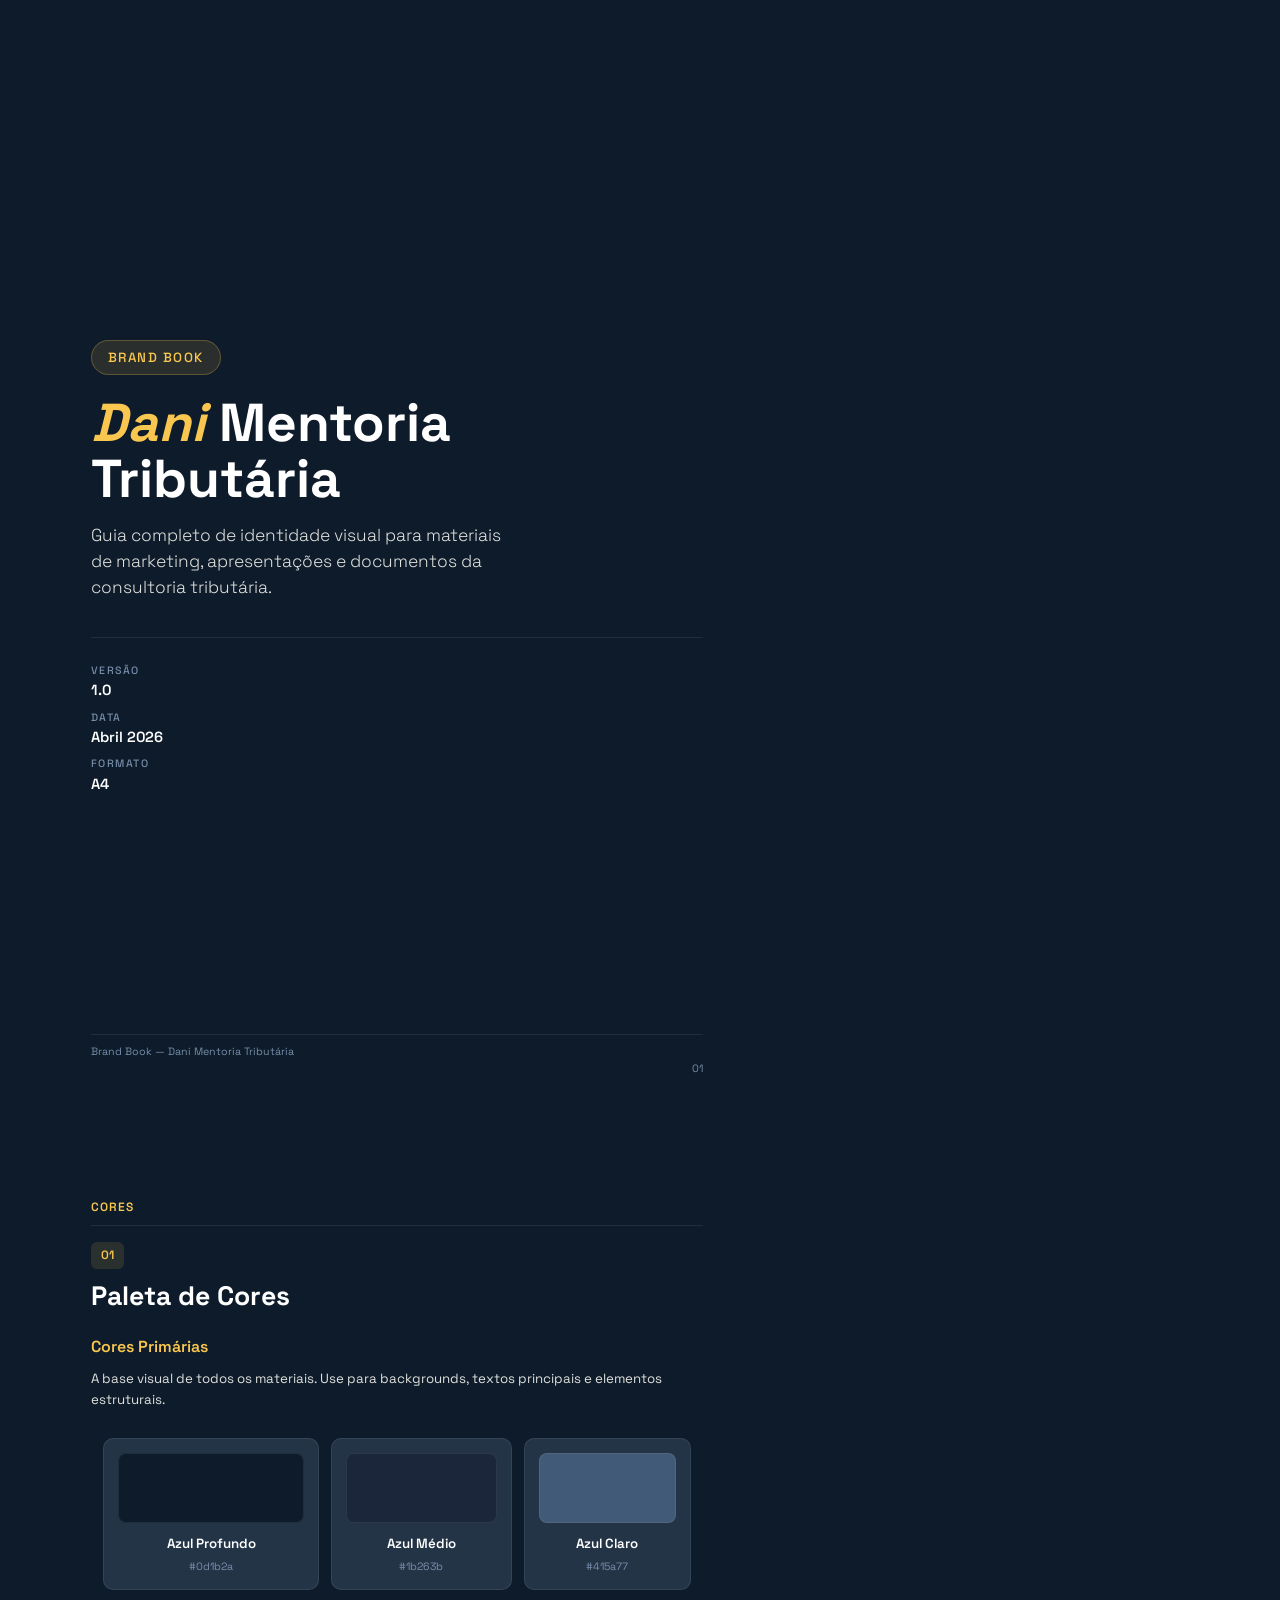
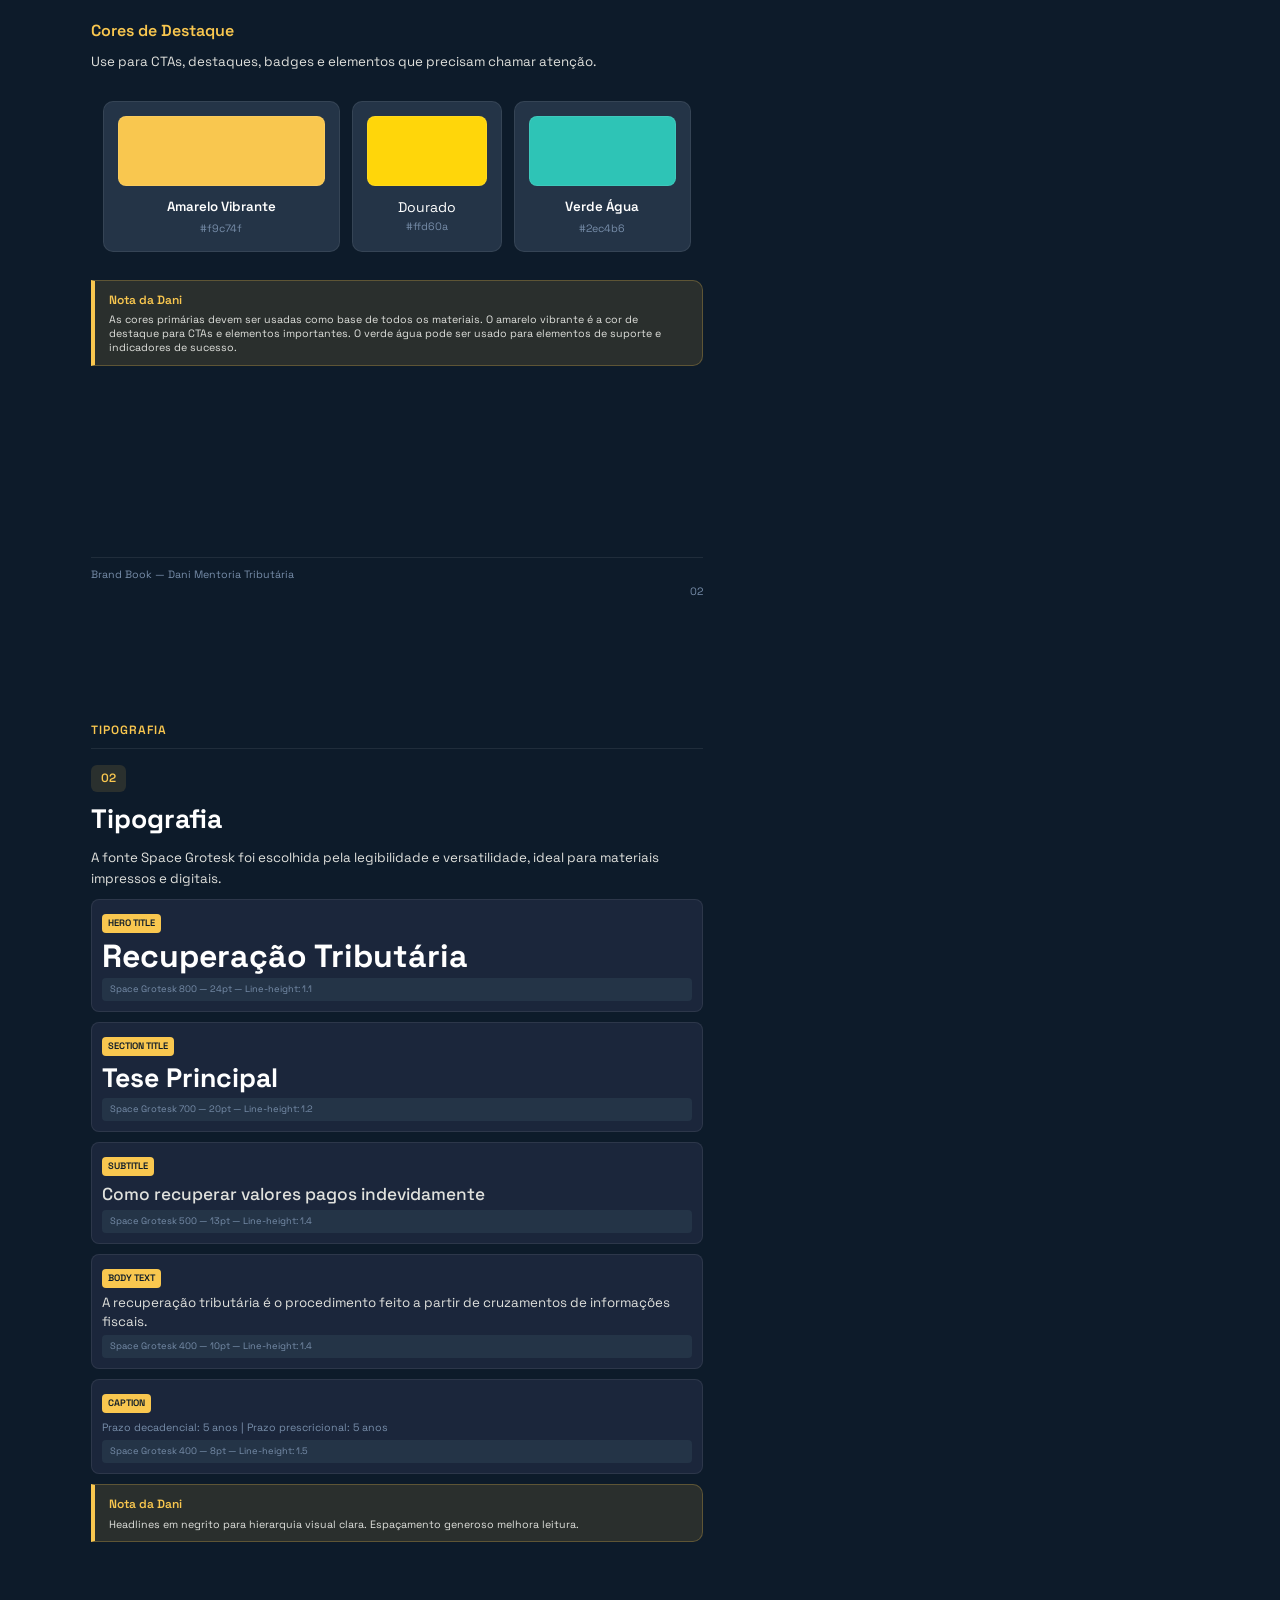
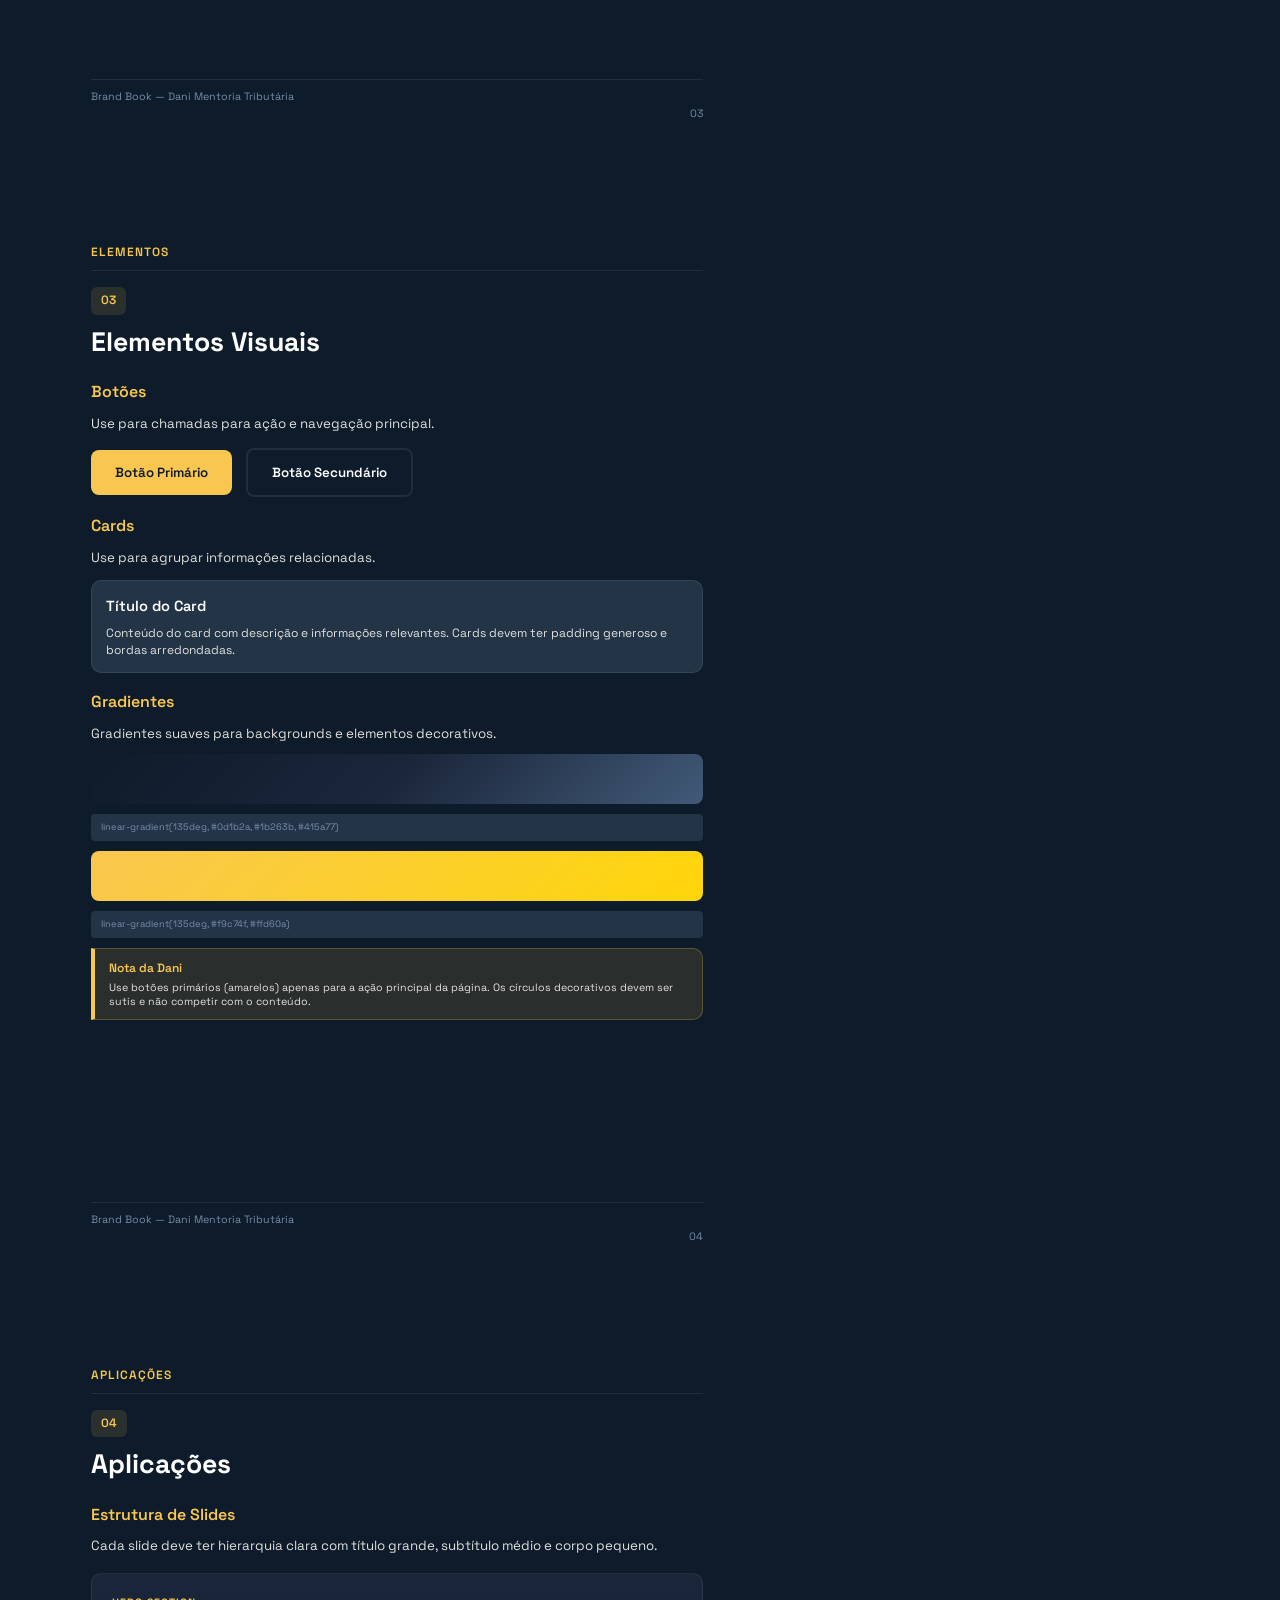
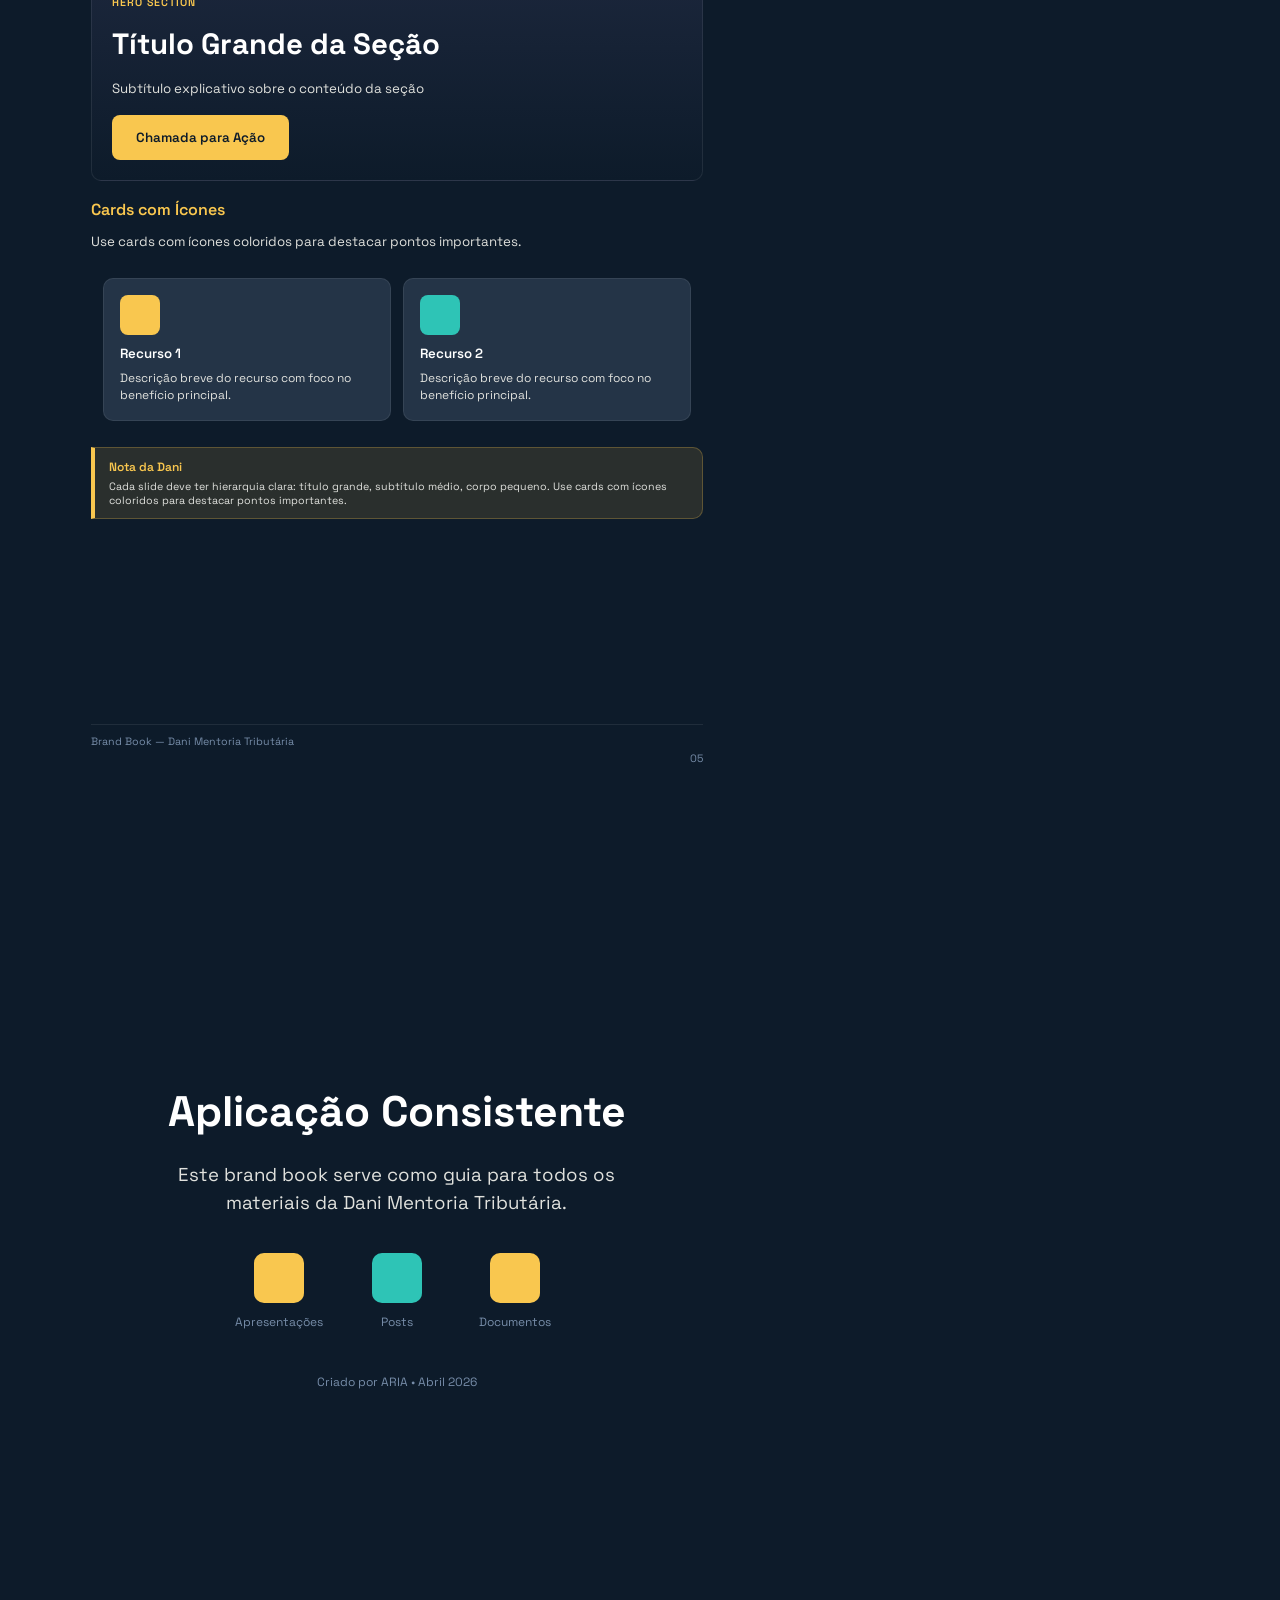
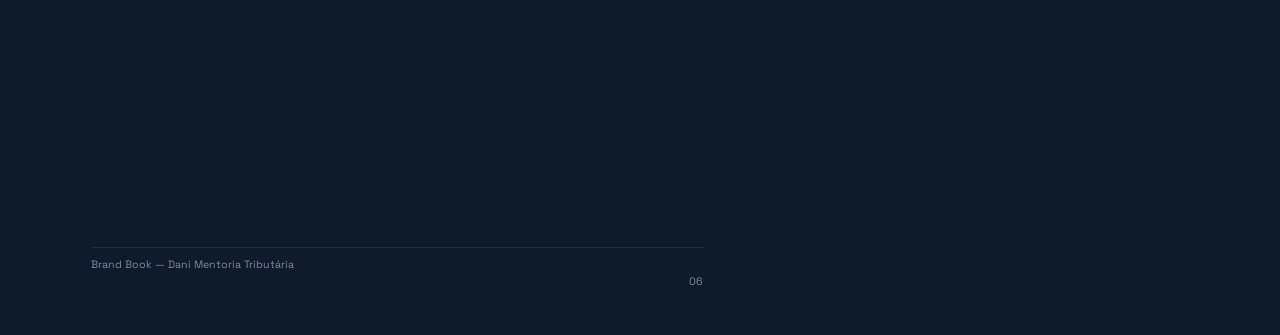
<file: dani/index.html>
<!DOCTYPE html>
<html lang="pt-BR">
<head>
<meta charset="UTF-8">
<title>Brand Book — Dani Mentoria Tributária</title>
<style>
@import url('https://fonts.googleapis.com/css2?family=Space+Grotesk:wght@300;400;500;600;700;800&display=swap');

:root {
  --bg: #0d1b2a;
  --bg-elevated: #1b263b;
  --bg-card: #243447;
  --gold: #f9c74f;
  --gold-dim: rgba(249, 199, 79, 0.12);
  --gold-border: rgba(249, 199, 79, 0.25);
  --emerald: #2ec4b6;
  --emerald-dim: rgba(46, 196, 182, 0.12);
  --emerald-border: rgba(46, 196, 182, 0.25);
  --rose: #e63946;
  --text: #ffffff;
  --text-secondary: #e0e1dd;
  --text-muted: #778da9;
  --border: rgba(255,255,255,0.08);
}

@page { size: A4; margin: 0; }
* { margin: 0; padding: 0; box-sizing: border-box; }

body {
  font-family: 'Space Grotesk', -apple-system, sans-serif;
  background: var(--bg);
  color: var(--text);
  font-size: 10.5pt;
  line-height: 1.6;
}

/* PAGE STRUCTURE */
.page {
  width: 210mm;
  height: 297mm;
  padding: 20mm 24mm 30mm;
  position: relative;
  page-break-after: always;
  page-break-inside: avoid;
  background: var(--bg);
  overflow: hidden;
}

.page-header {
  margin-bottom: 16px;
  padding-bottom: 8px;
  border-bottom: 1px solid var(--border);
}

.page-header-left {
  font-size: 9pt;
  color: var(--gold);
  font-weight: 600;
  letter-spacing: 1px;
  text-transform: uppercase;
}

.page-footer {
  position: absolute;
  bottom: 12mm;
  left: 24mm;
  right: 24mm;
  padding-top: 8px;
  border-top: 1px solid var(--border);
}

.page-footer-left {
  font-size: 8pt;
  color: var(--text-muted);
}

.page-footer-right {
  font-size: 8pt;
  color: var(--text-muted);
  text-align: right;
}

/* SECTION */
.section-number {
  font-size: 9pt;
  font-weight: 600;
  color: var(--gold);
  padding: 4px 10px;
  background: var(--gold-dim);
  border-radius: 6px;
  display: inline-block;
  margin-bottom: 6px;
}

.section-title {
  font-size: 20pt;
  font-weight: 700;
  color: var(--text);
  margin-bottom: 6px;
}

h3 {
  font-size: 12pt;
  font-weight: 600;
  color: var(--gold);
  margin: 16px 0 8px;
}

p {
  margin-bottom: 8px;
  color: var(--text-secondary);
  font-size: 10pt;
}

/* COVER */
.cover-content {
  padding-top: 70mm;
}

.cover-badge {
  padding: 6px 16px;
  background: var(--gold-dim);
  border: 1px solid var(--gold-border);
  border-radius: 100px;
  font-size: 10pt;
  font-weight: 500;
  color: var(--gold);
  letter-spacing: 1.5px;
  text-transform: uppercase;
  display: inline-block;
  margin-bottom: 20px;
}

.cover-title {
  font-size: 40pt;
  font-weight: 700;
  line-height: 1.05;
  color: var(--text);
  margin-bottom: 16px;
}

.cover-title em {
  font-style: italic;
  color: var(--gold);
}

.cover-subtitle {
  font-size: 13pt;
  font-weight: 300;
  color: var(--text-secondary);
  line-height: 1.5;
  margin-bottom: 36px;
  max-width: 420px;
}

.cover-meta {
  padding-top: 24px;
  border-top: 1px solid var(--border);
}

.cover-meta-row {
  margin-bottom: 6px;
}

.cover-meta-label {
  font-size: 8pt;
  text-transform: uppercase;
  letter-spacing: 1.5px;
  color: var(--text-muted);
  font-weight: 500;
}

.cover-meta-value {
  font-size: 11pt;
  font-weight: 600;
  color: var(--text);
}

/* COLOR TABLE */
.color-table {
  width: 100%;
  border-collapse: separate;
  border-spacing: 12px;
  margin: 16px 0;
}

.color-table td {
  background: var(--bg-card);
  border: 1px solid var(--border);
  border-radius: 10px;
  padding: 14px;
  text-align: center;
  vertical-align: top;
}

.color-swatch {
  width: 100%;
  height: 70px;
  border-radius: 8px;
  margin-bottom: 10px;
  border: 1px solid var(--border);
}

.color-name {
  font-size: 10pt;
  font-weight: 600;
  color: var(--text);
  margin-bottom: 3px;
}

.color-hex {
  font-size: 8pt;
  color: var(--text-muted);
}

/* TYPOGRAPHY */
.typography-section {
  margin: 10px 0;
  padding: 10px;
  background: var(--bg-elevated);
  border-radius: 8px;
  border: 1px solid var(--border);
}

.spec-label {
  background: var(--gold);
  color: var(--bg);
  padding: 2px 6px;
  border-radius: 4px;
  font-size: 7pt;
  font-weight: 600;
  display: inline-block;
  margin-bottom: 4px;
}

.spec-hero {
  font-size: 24pt;
  font-weight: 800;
  line-height: 1.1;
  color: var(--text);
  margin: 2px 0;
}

.spec-section {
  font-size: 20pt;
  font-weight: 700;
  line-height: 1.2;
  color: var(--text);
  margin: 2px 0;
}

.spec-subtitle {
  font-size: 13pt;
  font-weight: 500;
  line-height: 1.4;
  color: var(--text-secondary);
  margin: 2px 0;
}

.spec-body {
  font-size: 10pt;
  font-weight: 400;
  line-height: 1.4;
  color: var(--text-secondary);
  margin: 2px 0;
}

.spec-caption {
  font-size: 8pt;
  font-weight: 400;
  color: var(--text-muted);
  margin: 2px 0;
}

.spec-code {
  font-size: 7pt;
  color: var(--text-muted);
  background: var(--bg-card);
  padding: 4px 8px;
  border-radius: 4px;
  margin-top: 4px;
}

/* NOTE BOX */
.note-box {
  background: var(--gold-dim);
  border: 1px solid var(--gold-border);
  border-left: 4px solid var(--gold);
  border-radius: 0 10px 10px 0;
  padding: 10px 14px;
  margin: 10px 0;
}

.note-title {
  font-size: 9pt;
  font-weight: 600;
  color: var(--gold);
  margin-bottom: 3px;
}

.note-content {
  font-size: 8pt;
  color: var(--text-secondary);
  line-height: 1.3;
}

/* CARDS */
.card {
  background: var(--bg-card);
  border: 1px solid var(--border);
  border-radius: 10px;
  padding: 14px;
  margin: 12px 0;
}

.card-title {
  font-size: 11pt;
  font-weight: 600;
  color: var(--text);
  margin-bottom: 6px;
}

.card-desc {
  font-size: 9pt;
  color: var(--text-secondary);
  line-height: 1.4;
}

/* BUTTONS */
.btn {
  padding: 12px 24px;
  border-radius: 8px;
  font-weight: 600;
  font-size: 10pt;
  text-decoration: none;
  color: var(--bg);
  background: var(--gold);
  display: inline-block;
  margin-right: 10px;
}

.btn-secondary {
  padding: 12px 24px;
  border-radius: 8px;
  font-weight: 600;
  font-size: 10pt;
  text-decoration: none;
  color: var(--text);
  background: transparent;
  border: 2px solid var(--border);
  display: inline-block;
}

/* GRADIENTS */
.gradient-box {
  height: 50px;
  border-radius: 8px;
  margin: 10px 0;
}

.gradient-primary {
  background: linear-gradient(135deg, #0d1b2a 0%, #1b263b 50%, #415a77 100%);
}

.gradient-accent {
  background: linear-gradient(135deg, #f9c74f 0%, #ffd60a 100%);
}

.gradient-code {
  font-size: 7pt;
  color: var(--text-muted);
  background: var(--bg-card);
  padding: 6px 10px;
  border-radius: 4px;
  margin-top: 6px;
}

/* ELEMENTS TABLE */
.elements-table {
  width: 100%;
  border-collapse: separate;
  border-spacing: 12px;
  margin: 14px 0;
}

.elements-table td {
  background: var(--bg-card);
  border: 1px solid var(--border);
  border-radius: 10px;
  padding: 16px;
  vertical-align: top;
}

.element-title {
  font-size: 10pt;
  font-weight: 600;
  color: var(--text);
  margin-bottom: 6px;
}

.icon-box {
  width: 40px;
  height: 40px;
  border-radius: 8px;
  margin-bottom: 8px;
}

.icon-gold { background: var(--gold); }
.icon-emerald { background: var(--emerald); }

/* HERO CARD */
.hero-card {
  background: linear-gradient(180deg, #1b263b, #0d1b2a);
  border: 1px solid var(--border);
  border-radius: 10px;
  padding: 20px;
  margin: 16px 0;
}

.hero-label {
  color: var(--gold);
  font-size: 8pt;
  margin-bottom: 10px;
  font-weight: 600;
  letter-spacing: 1px;
  text-transform: uppercase;
}

.hero-title {
  font-size: 22pt;
  margin-bottom: 10px;
  color: var(--text);
}

.hero-subtitle {
  color: var(--text-secondary);
  margin-bottom: 16px;
  font-size: 10pt;
}

/* FINAL PAGE */
.final-content {
  text-align: center;
  padding-top: 50mm;
}

.final-title {
  font-size: 32pt;
  font-weight: 700;
  color: var(--text);
  margin-bottom: 16px;
}

.final-subtitle {
  font-size: 14pt;
  color: var(--text-secondary);
  max-width: 450px;
  margin: 0 auto 36px;
  line-height: 1.5;
}

.final-icons {
  margin-bottom: 40px;
  text-align: center;
}

.final-icon-item {
  display: inline-block;
  width: 90px;
  text-align: center;
  margin: 0 12px;
}

.final-icon-box {
  width: 50px;
  height: 50px;
  border-radius: 10px;
  margin: 0 auto 10px;
}

.final-icon-label {
  font-size: 9pt;
  color: var(--text-muted);
}

.final-credit {
  color: var(--text-muted);
  font-size: 9pt;
}
</style>
</head>
<body>

<!-- PAGE 1: COVER -->
<div class="page">
  <div class="cover-content">
    <div class="cover-badge">BRAND BOOK</div>
    <h1 class="cover-title"><em>Dani</em> Mentoria Tributária</h1>
    <p class="cover-subtitle">Guia completo de identidade visual para materiais de marketing, apresentações e documentos da consultoria tributária.</p>
    
    <div class="cover-meta">
      <div class="cover-meta-row">
        <div class="cover-meta-label">Versão</div>
        <div class="cover-meta-value">1.0</div>
      </div>
      <div class="cover-meta-row">
        <div class="cover-meta-label">Data</div>
        <div class="cover-meta-value">Abril 2026</div>
      </div>
      <div class="cover-meta-row">
        <div class="cover-meta-label">Formato</div>
        <div class="cover-meta-value">A4</div>
      </div>
    </div>
  </div>
  
  <div class="page-footer">
    <div class="page-footer-left">Brand Book — Dani Mentoria Tributária</div>
    <div class="page-footer-right">01</div>
  </div>
</div>

<!-- PAGE 2: COLORS -->
<div class="page">
  <div class="page-header">
    <div class="page-header-left">Cores</div>
  </div>
  
  <div class="section-number">01</div>
  <h2 class="section-title">Paleta de Cores</h2>
  
  <h3>Cores Primárias</h3>
  <p>A base visual de todos os materiais. Use para backgrounds, textos principais e elementos estruturais.</p>
  
  <table class="color-table">
    <tr>
      <td>
        <div class="color-swatch" style="background: #0d1b2a;"></div>
        <div class="color-name">Azul Profundo</div>
        <div class="color-hex">#0d1b2a</div>
      </td>
      <td>
        <div class="color-swatch" style="background: #1b263b;"></div>
        <div class="color-name">Azul Médio</div>
        <div class="color-hex">#1b263b</div>
      </td>
      <td>
        <div class="color-swatch" style="background: #415a77;"></div>
        <div class="color-name">Azul Claro</div>
        <div class="color-hex">#415a77</div>
      </td>
    </tr>
  </table>
  
  <h3>Cores de Destaque</h3>
  <p>Use para CTAs, destaques, badges e elementos que precisam chamar atenção.</p>
  
  <table class="color-table">
    <tr>
      <td>
        <div class="color-swatch" style="background: #f9c74f;"></div>
        <div class="color-name">Amarelo Vibrante</div>
        <div class="color-hex">#f9c74f</div>
      </td>
      <td>
        <div class="color-swatch" style="background: #ffd60a;"></div>
        <div="color-name">Dourado</div>
        <div class="color-hex">#ffd60a</div>
      </td>
      <td>
        <div class="color-swatch" style="background: #2ec4b6;"></div>
        <div class="color-name">Verde Água</div>
        <div class="color-hex">#2ec4b6</div>
      </td>
    </tr>
  </table>
  
  <div class="note-box">
    <div class="note-title">Nota da Dani</div>
    <div class="note-content">As cores primárias devem ser usadas como base de todos os materiais. O amarelo vibrante é a cor de destaque para CTAs e elementos importantes. O verde água pode ser usado para elementos de suporte e indicadores de sucesso.</div>
  </div>
  
  <div class="page-footer">
    <div class="page-footer-left">Brand Book — Dani Mentoria Tributária</div>
    <div class="page-footer-right">02</div>
  </div>
</div>

<!-- PAGE 3: TYPOGRAPHY -->
<div class="page">
  <div class="page-header">
    <div class="page-header-left">Tipografia</div>
  </div>
  
  <div class="section-number">02</div>
  <h2 class="section-title">Tipografia</h2>
  <p style="margin-bottom: 10px;">A fonte Space Grotesk foi escolhida pela legibilidade e versatilidade, ideal para materiais impressos e digitais.</p>
  
  <div class="typography-section">
    <div class="spec-label">HERO TITLE</div>
    <h1 class="spec-hero">Recuperação Tributária</h1>
    <div class="spec-code">Space Grotesk 800 — 24pt — Line-height: 1.1</div>
  </div>
  
  <div class="typography-section">
    <div class="spec-label">SECTION TITLE</div>
    <h2 class="spec-section">Tese Principal</h2>
    <div class="spec-code">Space Grotesk 700 — 20pt — Line-height: 1.2</div>
  </div>
  
  <div class="typography-section">
    <div class="spec-label">SUBTITLE</div>
    <h3 class="spec-subtitle">Como recuperar valores pagos indevidamente</h3>
    <div class="spec-code">Space Grotesk 500 — 13pt — Line-height: 1.4</div>
  </div>
  
  <div class="typography-section">
    <div class="spec-label">BODY TEXT</div>
    <p class="spec-body">A recuperação tributária é o procedimento feito a partir de cruzamentos de informações fiscais.</p>
    <div class="spec-code">Space Grotesk 400 — 10pt — Line-height: 1.4</div>
  </div>
  
  <div class="typography-section">
    <div class="spec-label">CAPTION</div>
    <p class="spec-caption">Prazo decadencial: 5 anos | Prazo prescricional: 5 anos</p>
    <div class="spec-code">Space Grotesk 400 — 8pt — Line-height: 1.5</div>
  </div>
  
  <div class="note-box">
    <div class="note-title">Nota da Dani</div>
    <div class="note-content">Headlines em negrito para hierarquia visual clara. Espaçamento generoso melhora leitura.</div>
  </div>
  
  <div class="page-footer">
    <div class="page-footer-left">Brand Book — Dani Mentoria Tributária</div>
    <div class="page-footer-right">03</div>
  </div>
</div>

<!-- PAGE 4: ELEMENTS -->
<div class="page">
  <div class="page-header">
    <div class="page-header-left">Elementos</div>
  </div>
  
  <div class="section-number">03</div>
  <h2 class="section-title">Elementos Visuais</h2>
  
  <h3>Botões</h3>
  <p>Use para chamadas para ação e navegação principal.</p>
  <div style="margin: 14px 0;">
    <a href="#" class="btn">Botão Primário</a>
    <a href="#" class="btn-secondary">Botão Secundário</a>
  </div>
  
  <h3>Cards</h3>
  <p>Use para agrupar informações relacionadas.</p>
  <div class="card">
    <div class="card-title">Título do Card</div>
    <div class="card-desc">Conteúdo do card com descrição e informações relevantes. Cards devem ter padding generoso e bordas arredondadas.</div>
  </div>
  
  <h3>Gradientes</h3>
  <p>Gradientes suaves para backgrounds e elementos decorativos.</p>
  <div class="gradient-box gradient-primary"></div>
  <div class="gradient-code">linear-gradient(135deg, #0d1b2a, #1b263b, #415a77)</div>
  <div class="gradient-box gradient-accent"></div>
  <div class="gradient-code">linear-gradient(135deg, #f9c74f, #ffd60a)</div>
  
  <div class="note-box">
    <div class="note-title">Nota da Dani</div>
    <div class="note-content">Use botões primários (amarelos) apenas para a ação principal da página. Os círculos decorativos devem ser sutis e não competir com o conteúdo.</div>
  </div>
  
  <div class="page-footer">
    <div class="page-footer-left">Brand Book — Dani Mentoria Tributária</div>
    <div class="page-footer-right">04</div>
  </div>
</div>

<!-- PAGE 5: APPLICATIONS -->
<div class="page">
  <div class="page-header">
    <div class="page-header-left">Aplicações</div>
  </div>
  
  <div class="section-number">04</div>
  <h2 class="section-title">Aplicações</h2>
  
  <h3>Estrutura de Slides</h3>
  <p>Cada slide deve ter hierarquia clara com título grande, subtítulo médio e corpo pequeno.</p>
  
  <div class="hero-card">
    <div class="hero-label">HERO SECTION</div>
    <h2 class="hero-title">Título Grande da Seção</h2>
    <p class="hero-subtitle">Subtítulo explicativo sobre o conteúdo da seção</p>
    <a href="#" class="btn">Chamada para Ação</a>
  </div>
  
  <h3>Cards com Ícones</h3>
  <p>Use cards com ícones coloridos para destacar pontos importantes.</p>
  
  <table class="elements-table">
    <tr>
      <td>
        <div class="icon-box icon-gold"></div>
        <div class="element-title">Recurso 1</div>
        <div class="card-desc">Descrição breve do recurso com foco no benefício principal.</div>
      </td>
      <td>
        <div class="icon-box icon-emerald"></div>
        <div class="element-title">Recurso 2</div>
        <div class="card-desc">Descrição breve do recurso com foco no benefício principal.</div>
      </td>
    </tr>
  </table>
  
  <div class="note-box">
    <div class="note-title">Nota da Dani</div>
    <div class="note-content">Cada slide deve ter hierarquia clara: título grande, subtítulo médio, corpo pequeno. Use cards com ícones coloridos para destacar pontos importantes.</div>
  </div>
  
  <div class="page-footer">
    <div class="page-footer-left">Brand Book — Dani Mentoria Tributária</div>
    <div class="page-footer-right">05</div>
  </div>
</div>

<!-- PAGE 6: FINAL -->
<div class="page">
  <div class="final-content">
    <h2 class="final-title">Aplicação Consistente</h2>
    <p class="final-subtitle">Este brand book serve como guia para todos os materiais da Dani Mentoria Tributária.</p>
    
    <div class="final-icons">
      <div class="final-icon-item">
        <div class="final-icon-box icon-gold"></div>
        <div class="final-icon-label">Apresentações</div>
      </div>
      <div class="final-icon-item">
        <div class="final-icon-box icon-emerald"></div>
        <div class="final-icon-label">Posts</div>
      </div>
      <div class="final-icon-item">
        <div class="final-icon-box icon-gold"></div>
        <div class="final-icon-label">Documentos</div>
      </div>
    </div>
    
    <div class="final-credit">Criado por ARIA • Abril 2026</div>
  </div>
  
  <div class="page-footer">
    <div class="page-footer-left">Brand Book — Dani Mentoria Tributária</div>
    <div class="page-footer-right">06</div>
  </div>
</div>

</body>
</html>
</file>
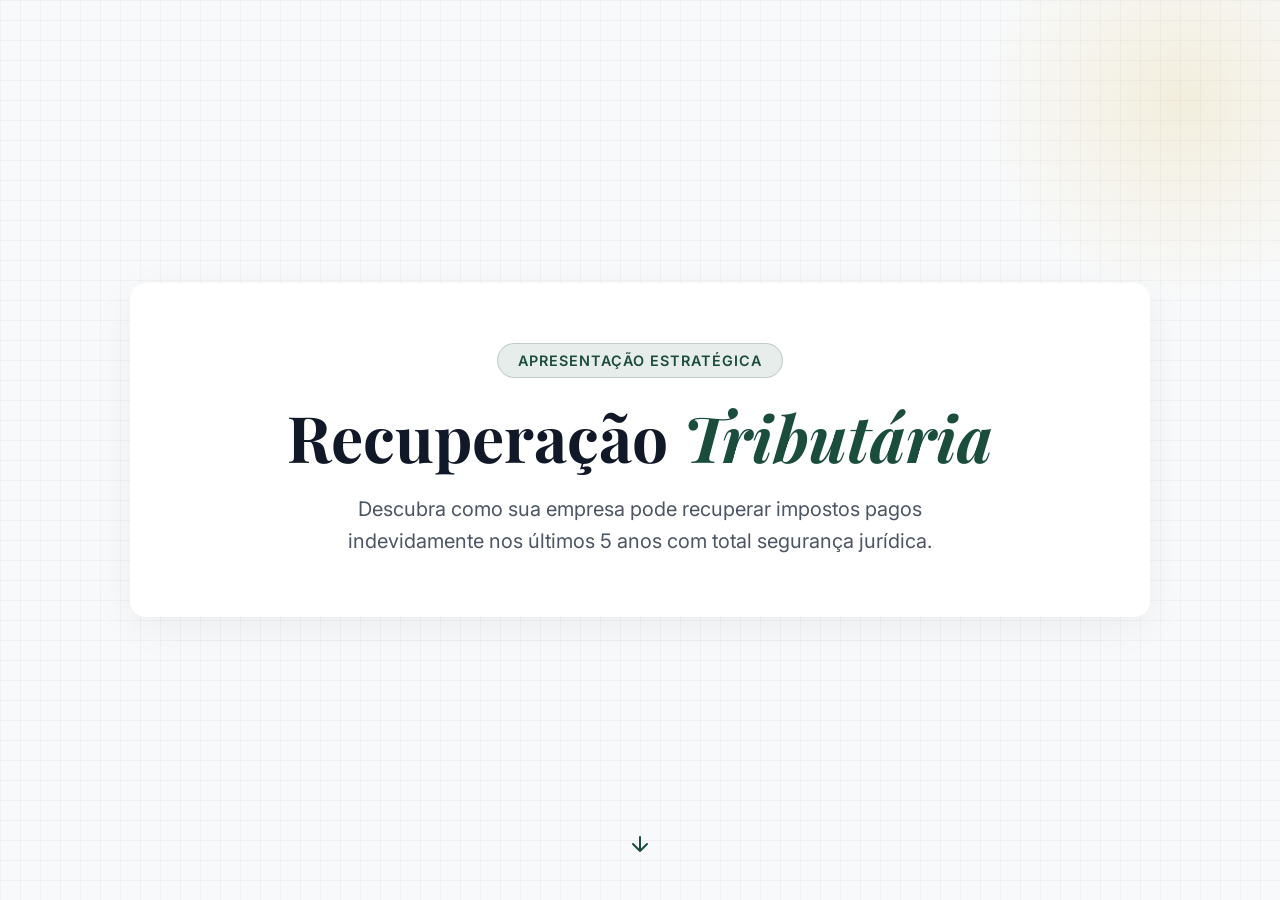
<file: clientes/dani/apresentacao-tributos/index.html>
<!DOCTYPE html>
<html lang="pt-BR">
<head>
  <meta charset="UTF-8">
  <title>Apresentação Tributos — Dani Mentoria Tributária</title>
  <meta name="viewport" content="width=device-width, initial-scale=1.0">
  <link rel="stylesheet" href="print.css" media="print">
  <style>
    @import url('https://fonts.googleapis.com/css2?family=Playfair+Display:wght@400;500;600;700;800&family=Inter:wght@300;400;500;600;700&display=swap');
    
    :root {
      --bg: #f8f9fa;
      --text: #111827;
      --text-secondary: #4b5563;
      --brand: #1b4d3c;
      --accent: #d4af37;
      --border: rgba(0,0,0,0.08);
    }
    
    body {
      font-family: 'Inter', -apple-system, sans-serif;
      background: var(--bg);
      color: var(--text);
      margin: 0;
      padding: 0;
      overflow-x: hidden;
      background-image: 
        linear-gradient(to right, rgba(0,0,0,0.03) 1px, transparent 1px),
        linear-gradient(to bottom, rgba(0,0,0,0.03) 1px, transparent 1px);
      background-size: 20px 20px;
    }

    /* Scroll Snapping para Slides */
    .slider {
      height: 100vh;
      overflow-y: scroll;
      scroll-snap-type: y mandatory;
    }

    .slide {
      height: 100vh;
      width: 100vw;
      scroll-snap-align: start;
      display: flex;
      flex-direction: column;
      justify-content: center;
      align-items: center;
      padding: 40px;
      box-sizing: border-box;
      position: relative;
    }

    .slide-content {
      max-width: 900px;
      width: 100%;
      background: #fff;
      padding: 60px;
      border-radius: 16px;
      box-shadow: 0 10px 40px rgba(0,0,0,0.05);
      position: relative;
      z-index: 2;
    }

    h1, h2, h3 {
      font-family: 'Playfair Display', serif;
      color: var(--text);
      margin-top: 0;
    }

    .hero-title {
      font-size: 4rem;
      color: var(--text);
      line-height: 1.1;
      margin-bottom: 20px;
    }
    
    .hero-title em {
      color: var(--brand);
      font-style: italic;
    }

    .section-title {
      font-size: 3rem;
      margin-bottom: 24px;
      color: var(--brand);
    }

    p {
      font-size: 1.25rem;
      color: var(--text-secondary);
      line-height: 1.6;
    }

    .pill {
      padding: 8px 20px;
      border-radius: 999px;
      font-size: 0.9rem;
      font-weight: 600;
      background: rgba(27, 77, 60, 0.1);
      color: var(--brand);
      border: 1px solid rgba(27, 77, 60, 0.2);
      display: inline-block;
      margin-bottom: 24px;
      text-transform: uppercase;
      letter-spacing: 1px;
    }

    .grid-2 {
      display: grid;
      grid-template-columns: 1fr 1fr;
      gap: 40px;
      margin-top: 40px;
    }

    .card {
      background: var(--bg);
      padding: 32px;
      border-radius: 12px;
      border: 1px solid var(--border);
    }

    .card h3 {
      font-size: 1.5rem;
      margin-bottom: 12px;
    }

    .card p {
      font-size: 1rem;
      margin-bottom: 0;
    }

    .footer {
      position: absolute;
      bottom: 24px;
      left: 40px;
      right: 40px;
      display: flex;
      justify-content: space-between;
      color: var(--text-muted);
      font-size: 0.9rem;
    }

    .brand-glow {
      position: absolute;
      width: 400px;
      height: 400px;
      background: radial-gradient(circle, rgba(212, 175, 55, 0.15) 0%, transparent 70%);
      top: -100px;
      right: -100px;
      z-index: 1;
      pointer-events: none;
    }

    /* Animação simples de scroll */
    .scroll-indicator {
      position: absolute;
      bottom: 40px;
      left: 50%;
      transform: translateX(-50%);
      animation: bounce 2s infinite;
      color: var(--brand);
    }

    @keyframes bounce {
      0%, 20%, 50%, 80%, 100% { transform: translateY(0) translateX(-50%); }
      40% { transform: translateY(-20px) translateX(-50%); }
      60% { transform: translateY(-10px) translateX(-50%); }
    }
  </style>
  <link rel="stylesheet" href="../print-landscape.css" media="print">
</head>
<body>

<div class="slider">
  
  <!-- Slide 1: Capa -->
  <div class="slide">
    <div class="brand-glow"></div>
    <div class="slide-content" style="text-align: center;">
      <div class="pill">Apresentação Estratégica</div>
      <h1 class="hero-title">Recuperação <em>Tributária</em></h1>
      <p style="max-width: 600px; margin: 0 auto;">Descubra como sua empresa pode recuperar impostos pagos indevidamente nos últimos 5 anos com total segurança jurídica.</p>
    </div>
    <div class="scroll-indicator">
      <svg width="24" height="24" viewBox="0 0 24 24" fill="none" stroke="currentColor" stroke-width="2" stroke-linecap="round" stroke-linejoin="round"><path d="M12 5v14M19 12l-7 7-7-7"/></svg>
    </div>
  </div>

  <!-- Slide 2: O Problema -->
  <div class="slide">
    <div class="slide-content">
      <div class="pill">O Cenário Atual</div>
      <h2 class="section-title">95% das empresas pagam mais impostos que o necessário</h2>
      <p>A complexidade do sistema tributário brasileiro faz com que a grande maioria dos empresários recolha tributos a maior, comprometendo o caixa e a margem de lucro do negócio.</p>
      
      <div class="grid-2">
        <div class="card">
          <h3>Complexidade</h3>
          <p>São mais de 40.000 leis tributárias em vigor, tornando quase impossível não cometer erros na apuração.</p>
        </div>
        <div class="card">
          <h3>Risco de Caixa</h3>
          <p>Dinheiro que deveria estar gerando lucro ou fluxo de caixa está retido nos cofres públicos.</p>
        </div>
      </div>
    </div>
  </div>

  <!-- Slide 3: A Solução -->
  <div class="slide">
    <div class="slide-content">
      <div class="pill">Nossa Metodologia</div>
      <h2 class="section-title">Como funciona a Recuperação</h2>
      <p>Realizamos uma auditoria digital completa das obrigações acessórias cruzando dados para identificar créditos ocultos.</p>
      
      <ul style="font-size: 1.25rem; color: var(--text-secondary); line-height: 2; margin-top: 30px;">
        <li><strong>Diagnóstico Gratuito:</strong> Avaliamos a viabilidade sem custo inicial.</li>
        <li><strong>Segurança Jurídica:</strong> Teses pacificadas no STF e STJ.</li>
        <li><strong>Risco Zero:</strong> Remuneração baseada apenas no êxito (no proveito econômico).</li>
        <li><strong>Rapidez:</strong> Procedimento administrativo, sem necessidade de ação judicial para créditos do Simples Nacional.</li>
      </ul>
    </div>
  </div>

  <!-- Slide 4: CTA -->
  <div class="slide">
    <div class="brand-glow" style="background: radial-gradient(circle, rgba(27, 77, 60, 0.15) 0%, transparent 70%); top: 50%; left: 50%; transform: translate(-50%, -50%); width: 800px; height: 800px;"></div>
    <div class="slide-content" style="text-align: center;">
      <h2 class="section-title">Vamos diagnosticar sua empresa?</h2>
      <p>Agende uma reunião de 30 minutos para entendermos seu cenário e estimar o potencial de recuperação.</p>
      
      <a href="#" style="display: inline-block; margin-top: 30px; padding: 16px 32px; background: var(--brand); color: #fff; text-decoration: none; font-weight: 600; border-radius: 8px; font-size: 1.1rem;">
        Agendar Diagnóstico Gratuito
      </a>
    </div>
    
    <div class="footer">
      <span>Dani Mentoria Tributária</span>
      <span>2026</span>
    </div>
  </div>

</div>

</body>
</html>
</file>
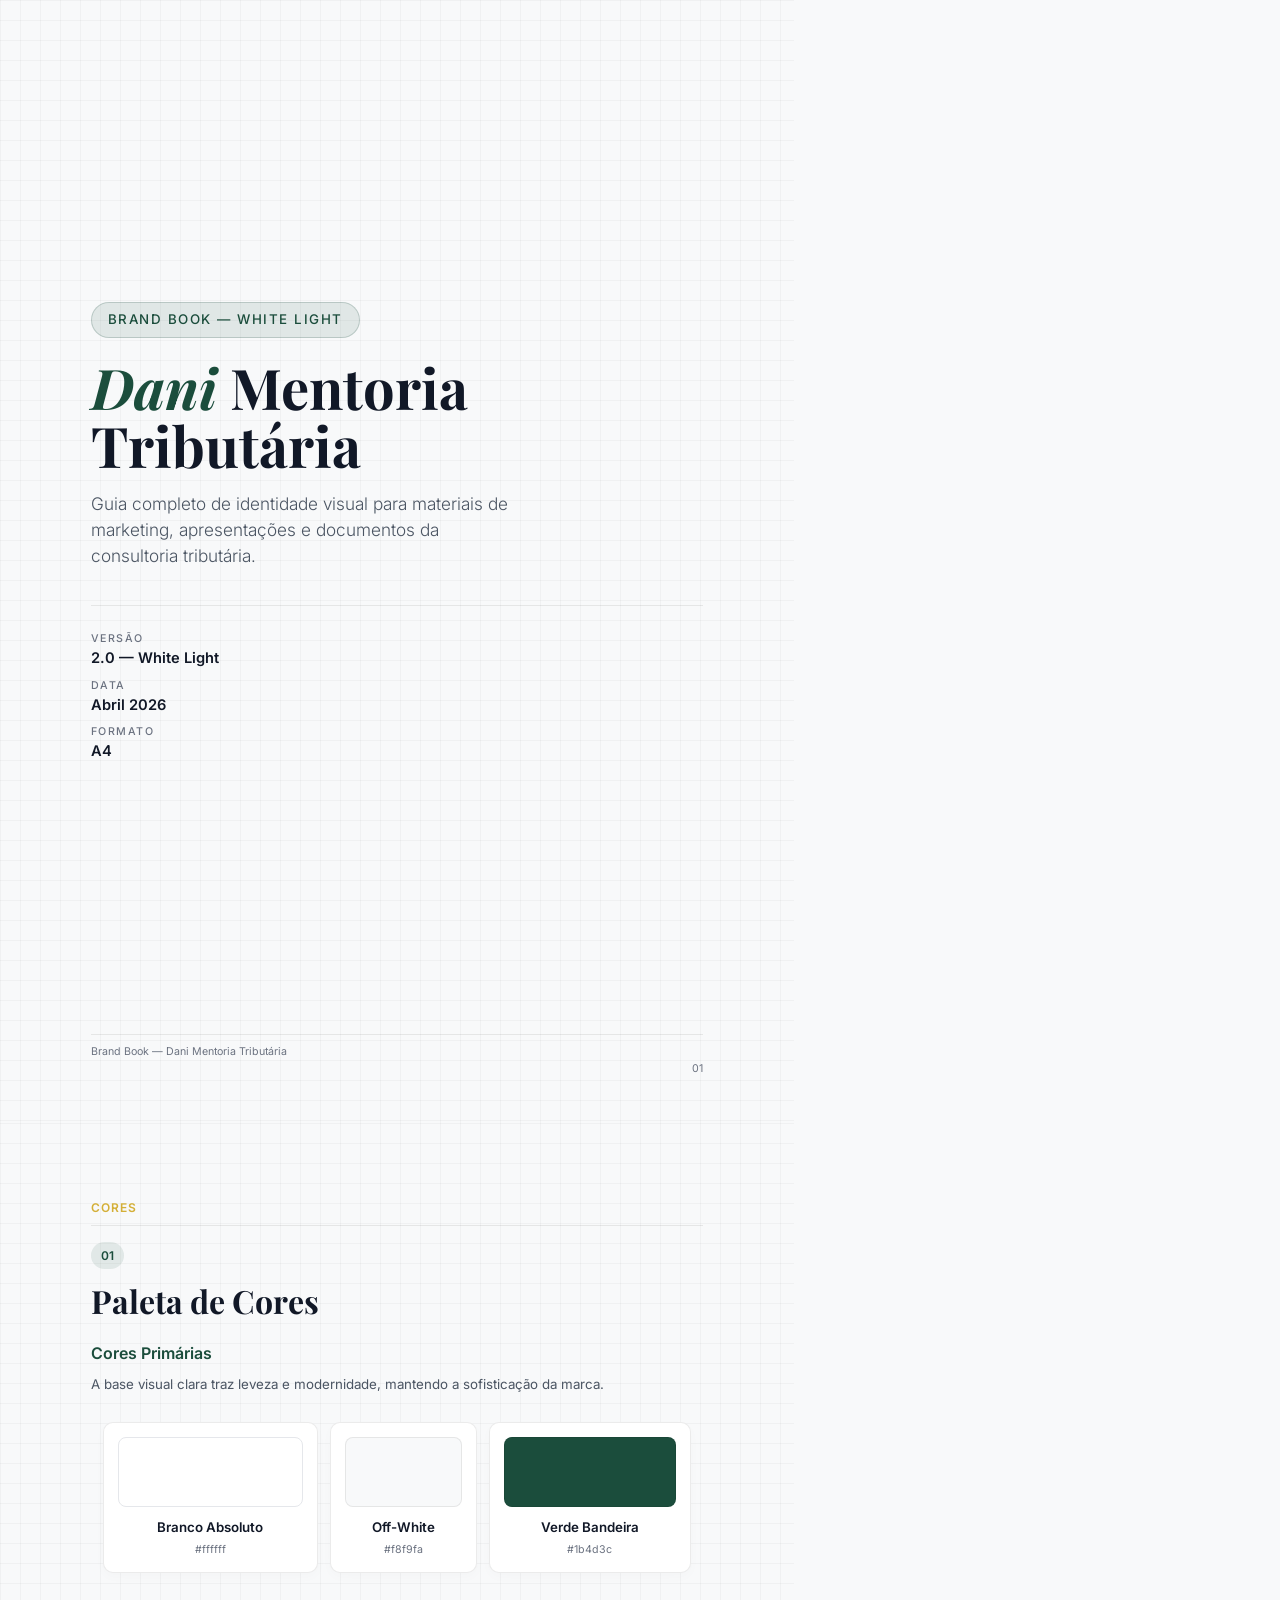
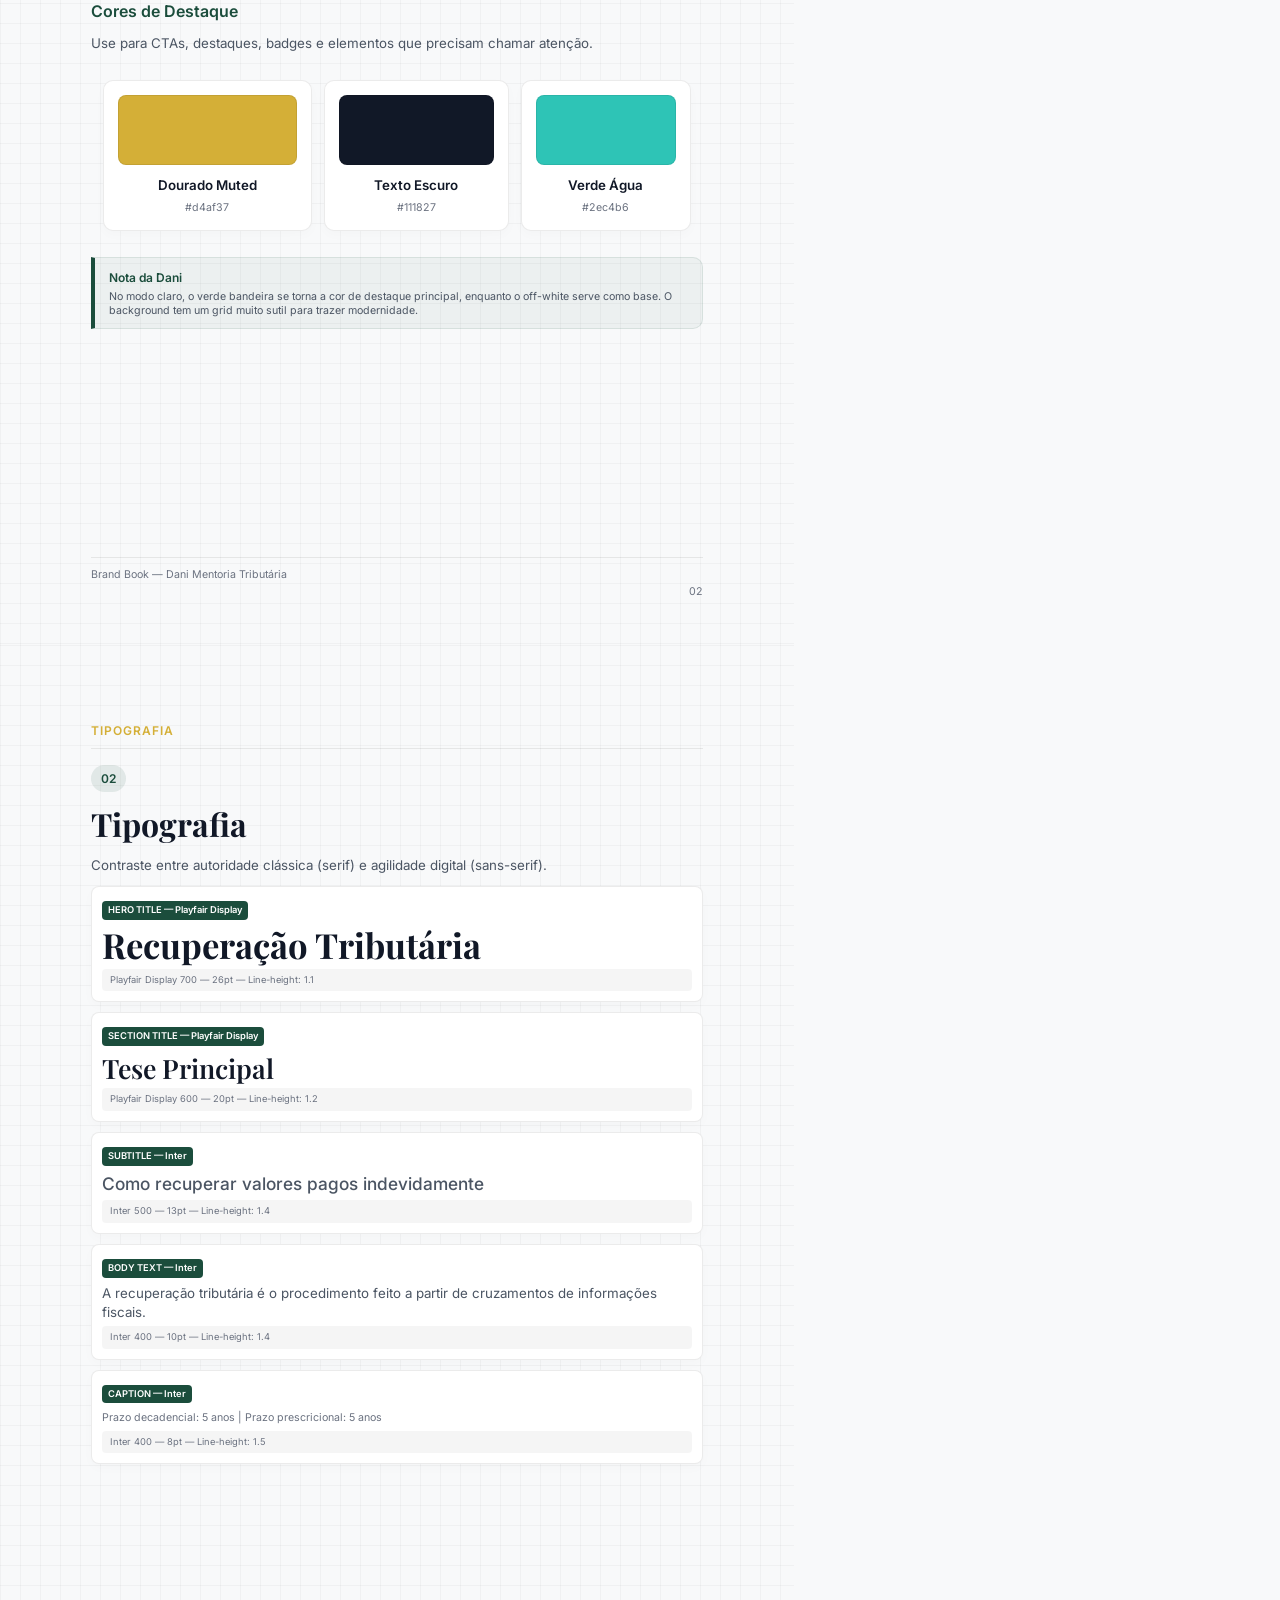
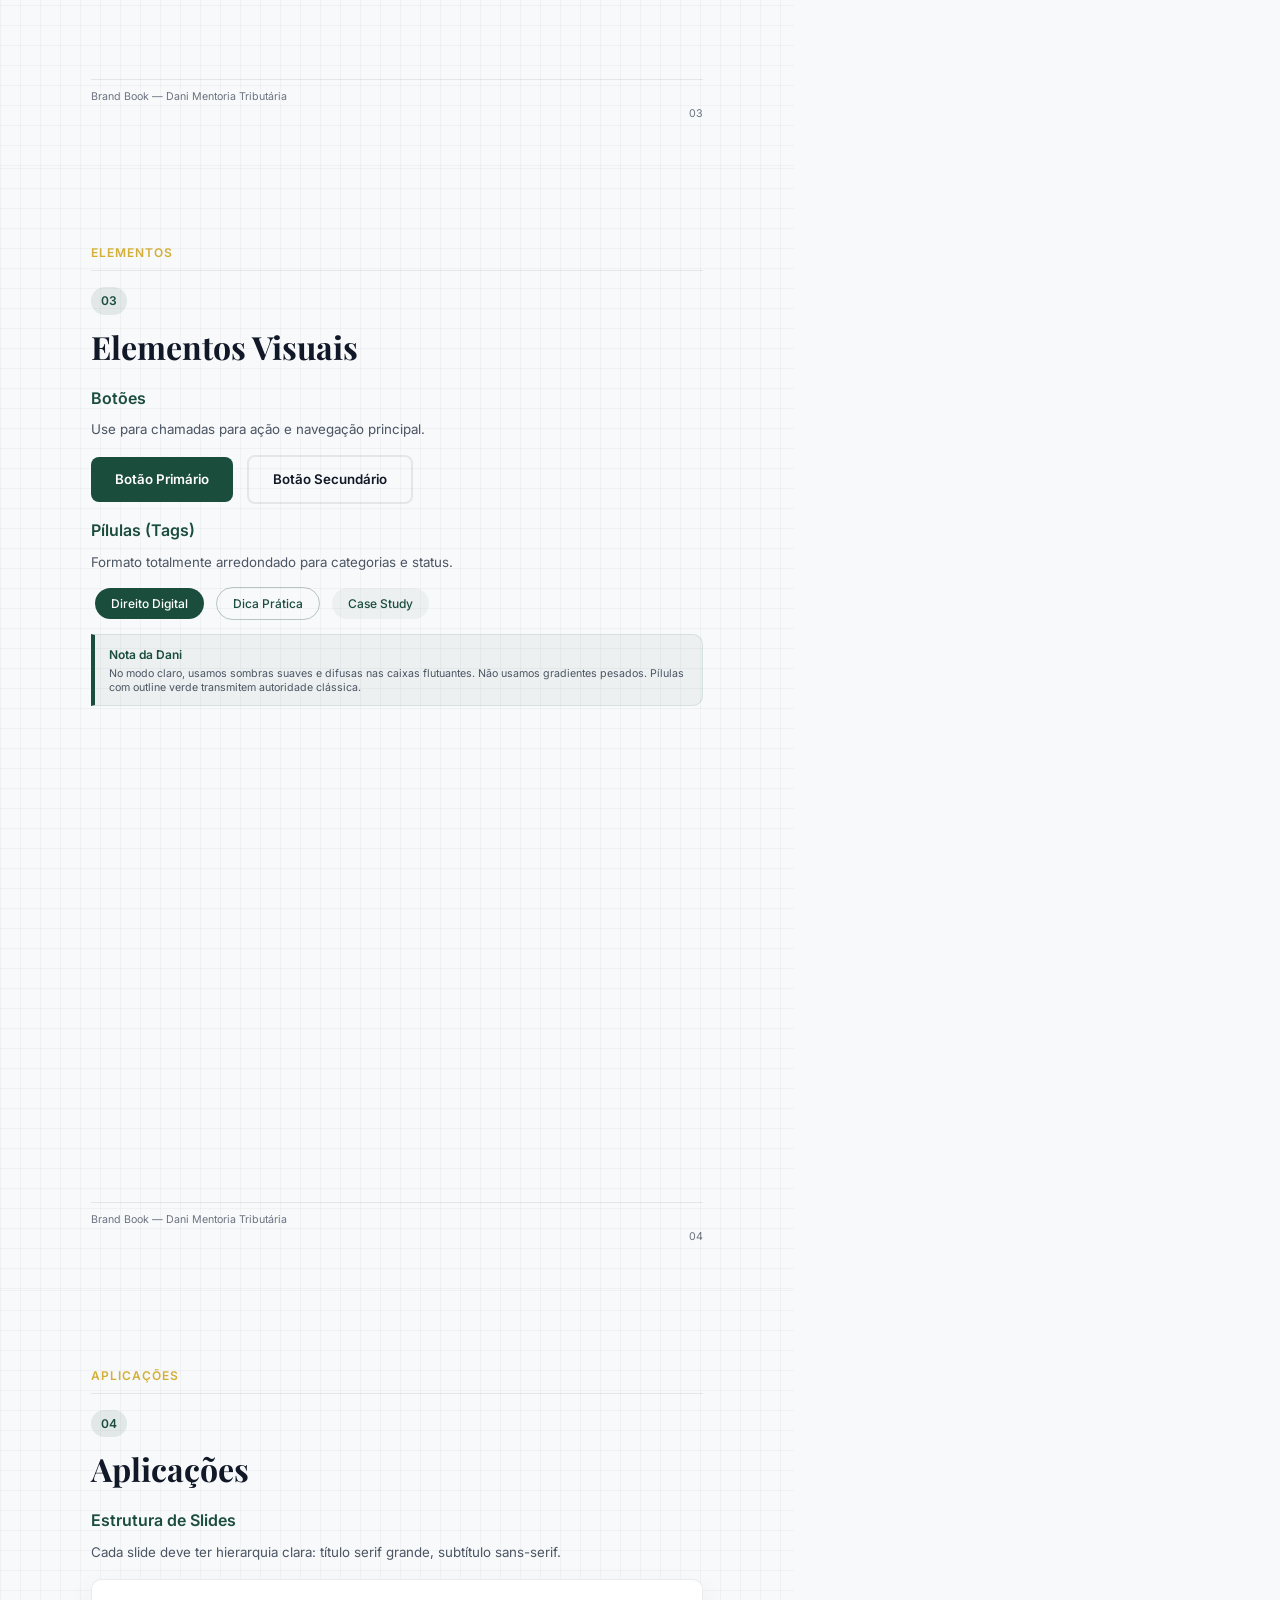
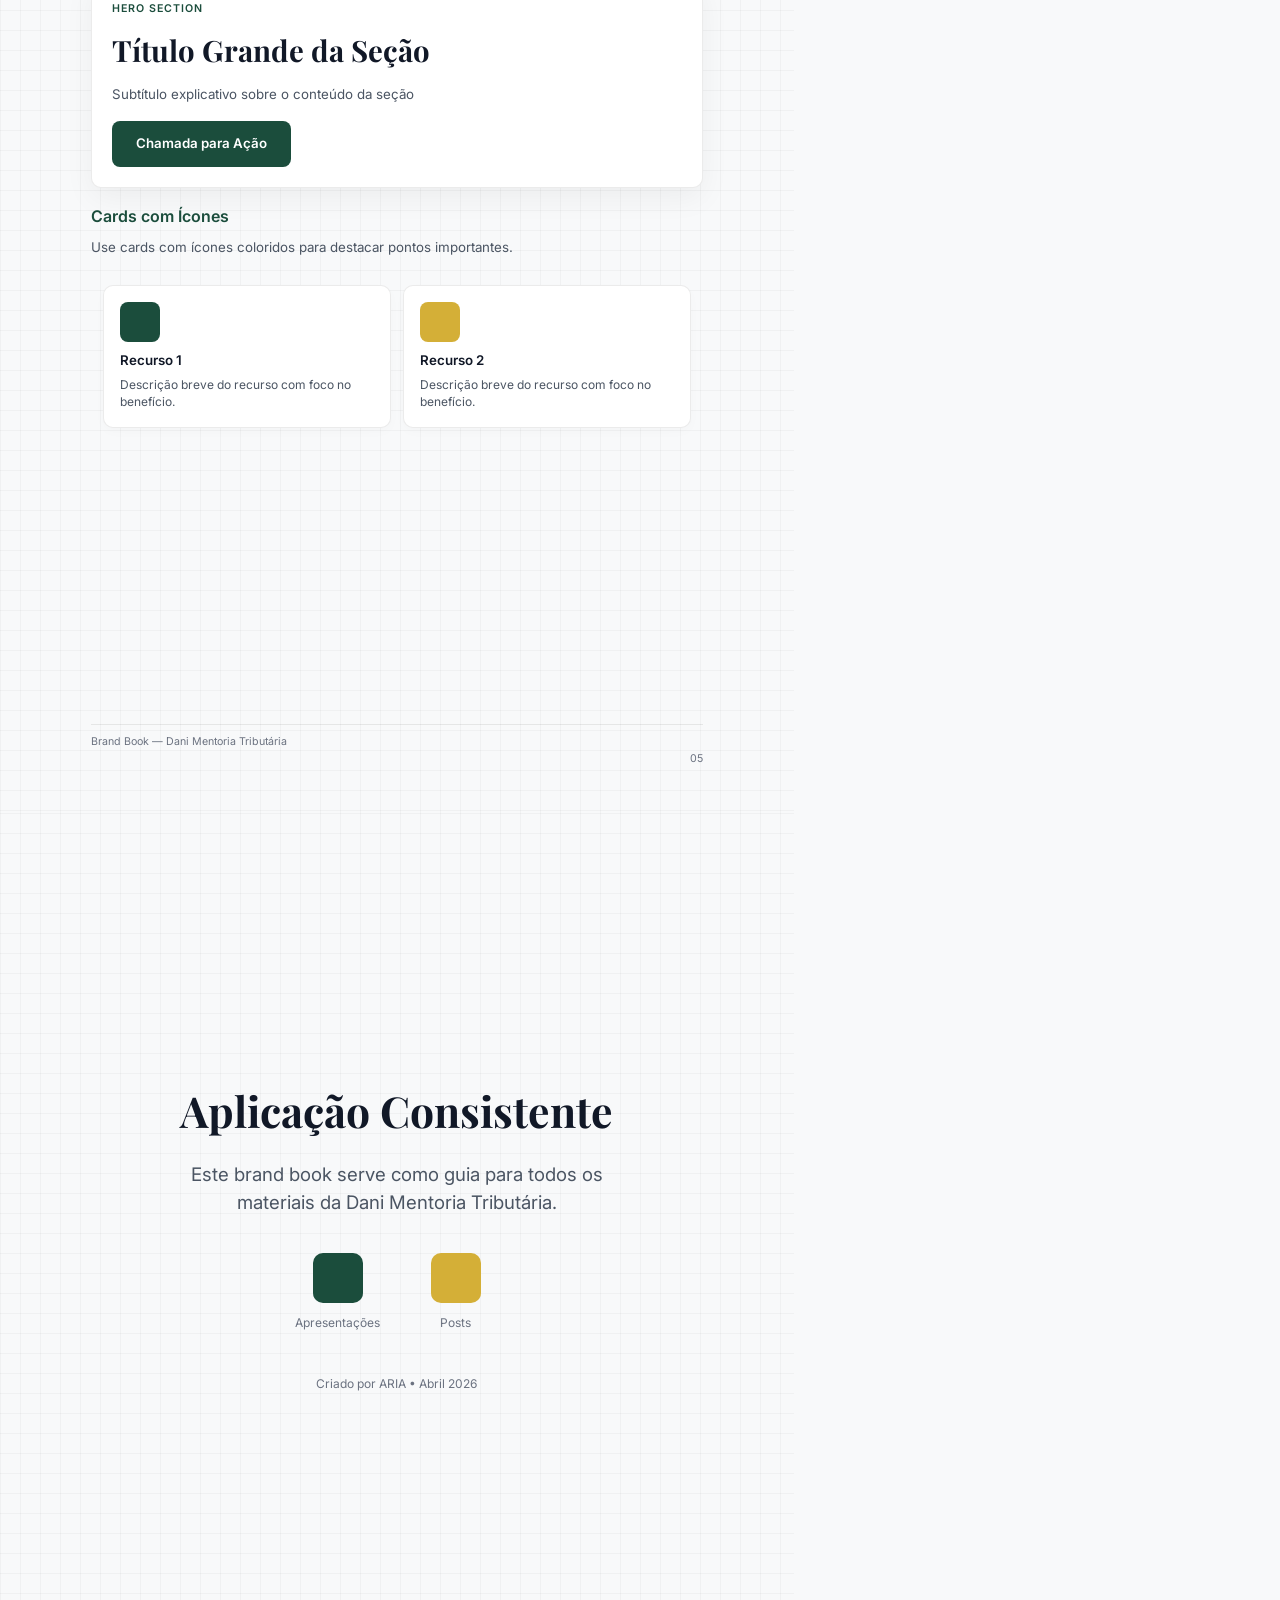
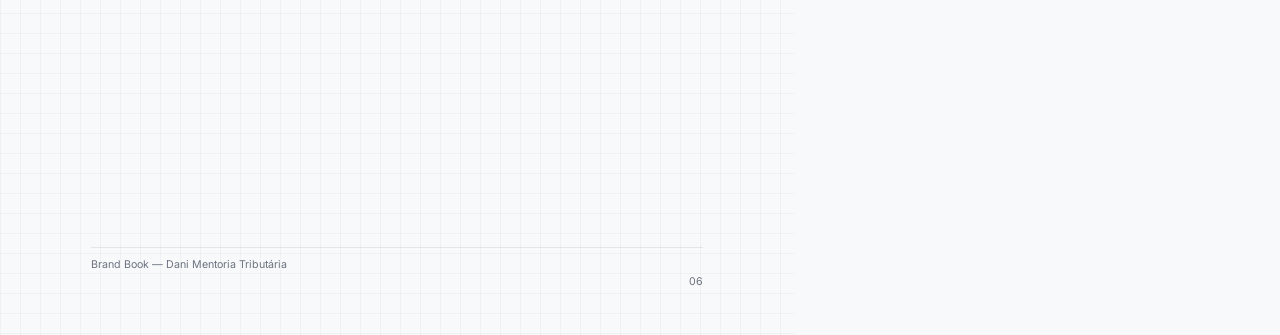
<file: clientes/dani/brandbook/index.html>
<!DOCTYPE html>
<html lang="pt-BR">
<head>
<meta charset="UTF-8">
<title>Brand Book — Dani Mentoria Tributária (White Light)</title>
<style>
@import url('https://fonts.googleapis.com/css2?family=Playfair+Display:wght@400;500;600;700;800&family=Inter:wght@300;400;500;600;700&display=swap');

:root {
  --bg-deep: #ffffff;
  --bg: #f8f9fa;
  --bg-elevated: #ffffff;
  --bg-card: #ffffff;
  --brand: #1b4d3c;
  --brand-light: #2d6b55;
  --accent: #d4af37;
  --accent-dim: rgba(212, 175, 55, 0.12);
  --accent-border: rgba(212, 175, 55, 0.25);
  --emerald: #2ec4b6;
  --emerald-dim: rgba(46, 196, 182, 0.12);
  --text: #111827;
  --text-secondary: #4b5563;
  --text-muted: #6b7280;
  --border: rgba(0,0,0,0.08);
}

@page { size: A4; margin: 0; }
* { margin: 0; padding: 0; box-sizing: border-box; }

body {
  font-family: 'Inter', -apple-system, sans-serif;
  background: var(--bg);
  color: var(--text);
  font-size: 10.5pt;
  line-height: 1.6;
}

/* PAGE STRUCTURE */
.page {
  width: 210mm;
  height: 297mm;
  padding: 20mm 24mm 30mm;
  position: relative;
  page-break-after: always;
  page-break-inside: avoid;
  background: var(--bg);
  overflow: hidden;
  background-image: 
    linear-gradient(to right, rgba(0,0,0,0.03) 1px, transparent 1px),
    linear-gradient(to bottom, rgba(0,0,0,0.03) 1px, transparent 1px);
  background-size: 20px 20px;
}

.page-header {
  margin-bottom: 16px;
  padding-bottom: 8px;
  border-bottom: 1px solid var(--border);
}

.page-header-left {
  font-size: 9pt;
  color: var(--accent);
  font-weight: 600;
  letter-spacing: 1px;
  text-transform: uppercase;
}

.page-footer {
  position: absolute;
  bottom: 12mm;
  left: 24mm;
  right: 24mm;
  padding-top: 8px;
  border-top: 1px solid var(--border);
}

.page-footer-left {
  font-size: 8pt;
  color: var(--text-muted);
}

.page-footer-right {
  font-size: 8pt;
  color: var(--text-muted);
  text-align: right;
}

/* SECTION */
.section-number {
  font-size: 9pt;
  font-weight: 600;
  color: var(--brand);
  padding: 4px 10px;
  background: rgba(27, 77, 60, 0.1);
  border-radius: 999px;
  display: inline-block;
  margin-bottom: 6px;
}

.section-title {
  font-family: 'Playfair Display', Georgia, serif;
  font-size: 24pt;
  font-weight: 700;
  color: var(--text);
  margin-bottom: 6px;
}

h3 {
  font-size: 12pt;
  font-weight: 600;
  color: var(--brand);
  margin: 14px 0 8px;
}

p {
  margin-bottom: 8px;
  color: var(--text-secondary);
  font-size: 10pt;
}

/* COVER */
.cover-content {
  padding-top: 60mm;
}

.cover-badge {
  padding: 6px 16px;
  background: rgba(27, 77, 60, 0.1);
  border: 1px solid rgba(27, 77, 60, 0.2);
  border-radius: 999px;
  font-size: 10pt;
  font-weight: 500;
  color: var(--brand);
  letter-spacing: 1.5px;
  text-transform: uppercase;
  display: inline-block;
  margin-bottom: 20px;
}

.cover-title {
  font-family: 'Playfair Display', Georgia, serif;
  font-size: 42pt;
  font-weight: 700;
  line-height: 1.05;
  color: var(--text);
  margin-bottom: 16px;
}

.cover-title em {
  font-style: italic;
  color: var(--brand);
}

.cover-subtitle {
  font-size: 13pt;
  font-weight: 300;
  color: var(--text-secondary);
  line-height: 1.5;
  margin-bottom: 36px;
  max-width: 420px;
}

.cover-meta {
  padding-top: 24px;
  border-top: 1px solid var(--border);
}

.cover-meta-row {
  margin-bottom: 6px;
}

.cover-meta-label {
  font-size: 8pt;
  text-transform: uppercase;
  letter-spacing: 1.5px;
  color: var(--text-muted);
  font-weight: 500;
}

.cover-meta-value {
  font-size: 11pt;
  font-weight: 600;
  color: var(--text);
}

/* COLOR TABLE */
.color-table {
  width: 100%;
  border-collapse: separate;
  border-spacing: 12px;
  margin: 14px 0;
}

.color-table td {
  background: var(--bg-card);
  border: 1px solid var(--border);
  border-radius: 10px;
  padding: 14px;
  text-align: center;
  vertical-align: top;
  box-shadow: 0 4px 12px rgba(0,0,0,0.02);
}

.color-swatch {
  width: 100%;
  height: 70px;
  border-radius: 8px;
  margin-bottom: 10px;
  border: 1px solid var(--border);
}

.color-name {
  font-size: 10pt;
  font-weight: 600;
  color: var(--text);
  margin-bottom: 3px;
}

.color-hex {
  font-size: 8pt;
  color: var(--text-muted);
}

/* TYPOGRAPHY */
.typography-section {
  margin: 10px 0;
  padding: 10px;
  background: var(--bg-elevated);
  border-radius: 8px;
  border: 1px solid var(--border);
  box-shadow: 0 4px 12px rgba(0,0,0,0.02);
}

.spec-label {
  background: var(--brand);
  color: #fff;
  padding: 2px 6px;
  border-radius: 4px;
  font-size: 7pt;
  font-weight: 600;
  display: inline-block;
  margin-bottom: 4px;
}

.spec-hero {
  font-family: 'Playfair Display', Georgia, serif;
  font-size: 26pt;
  font-weight: 700;
  line-height: 1.1;
  color: var(--text);
  margin: 2px 0;
}

.spec-section {
  font-family: 'Playfair Display', Georgia, serif;
  font-size: 20pt;
  font-weight: 600;
  line-height: 1.2;
  color: var(--text);
  margin: 2px 0;
}

.spec-subtitle {
  font-size: 13pt;
  font-weight: 500;
  line-height: 1.4;
  color: var(--text-secondary);
  margin: 2px 0;
}

.spec-body {
  font-size: 10pt;
  font-weight: 400;
  line-height: 1.4;
  color: var(--text-secondary);
  margin: 2px 0;
}

.spec-caption {
  font-size: 8pt;
  font-weight: 400;
  color: var(--text-muted);
  margin: 2px 0;
}

.spec-code {
  font-size: 7pt;
  color: var(--text-muted);
  background: rgba(0,0,0,0.04);
  padding: 4px 8px;
  border-radius: 4px;
  margin-top: 4px;
}

/* NOTE BOX */
.note-box {
  background: rgba(27, 77, 60, 0.05);
  border: 1px solid rgba(27, 77, 60, 0.1);
  border-left: 4px solid var(--brand);
  border-radius: 0 10px 10px 0;
  padding: 10px 14px;
  margin: 10px 0;
}

.note-title {
  font-size: 9pt;
  font-weight: 600;
  color: var(--brand);
  margin-bottom: 3px;
}

.note-content {
  font-size: 8pt;
  color: var(--text-secondary);
  line-height: 1.3;
}

/* CARDS */
.card {
  background: var(--bg-card);
  border: 1px solid var(--border);
  border-radius: 10px;
  padding: 14px;
  margin: 12px 0;
  box-shadow: 0 4px 12px rgba(0,0,0,0.02);
}

.card-title {
  font-size: 11pt;
  font-weight: 600;
  color: var(--text);
  margin-bottom: 6px;
}

.card-desc {
  font-size: 9pt;
  color: var(--text-secondary);
  line-height: 1.4;
}

/* BUTTONS */
.btn {
  padding: 12px 24px;
  border-radius: 8px;
  font-weight: 600;
  font-size: 10pt;
  text-decoration: none;
  color: #fff;
  background: var(--brand);
  display: inline-block;
  margin-right: 10px;
}

.btn-secondary {
  padding: 12px 24px;
  border-radius: 8px;
  font-weight: 600;
  font-size: 10pt;
  text-decoration: none;
  color: var(--text);
  background: transparent;
  border: 2px solid var(--border);
  display: inline-block;
}

/* PILLS */
.pill {
  padding: 6px 16px;
  border-radius: 999px;
  font-size: 9pt;
  font-weight: 500;
  display: inline-block;
  margin: 4px;
}

.pill-filled {
  background: var(--brand);
  color: #fff;
}

.pill-outline {
  background: transparent;
  border: 1px solid rgba(27, 77, 60, 0.3);
  color: var(--brand);
}

.pill-glass {
  background: rgba(27, 77, 60, 0.05);
  color: var(--brand);
}

/* ELEMENTS TABLE */
.elements-table {
  width: 100%;
  border-collapse: separate;
  border-spacing: 12px;
  margin: 14px 0;
}

.elements-table td {
  background: var(--bg-card);
  border: 1px solid var(--border);
  border-radius: 10px;
  padding: 16px;
  vertical-align: top;
  box-shadow: 0 4px 12px rgba(0,0,0,0.02);
}

.element-title {
  font-size: 10pt;
  font-weight: 600;
  color: var(--text);
  margin-bottom: 6px;
}

.icon-box {
  width: 40px;
  height: 40px;
  border-radius: 8px;
  margin-bottom: 8px;
}

.icon-accent { background: var(--accent); }
.icon-brand { background: var(--brand); }

/* HERO CARD */
.hero-card {
  background: #ffffff;
  border: 1px solid var(--border);
  border-radius: 10px;
  padding: 20px;
  margin: 16px 0;
  box-shadow: 0 10px 30px rgba(0,0,0,0.05);
}

.hero-label {
  color: var(--brand);
  font-size: 8pt;
  margin-bottom: 10px;
  font-weight: 600;
  letter-spacing: 1px;
  text-transform: uppercase;
}

.hero-title {
  font-family: 'Playfair Display', Georgia, serif;
  font-size: 22pt;
  margin-bottom: 10px;
  color: var(--text);
}

.hero-subtitle {
  color: var(--text-secondary);
  margin-bottom: 16px;
  font-size: 10pt;
}

/* FINAL PAGE */
.final-content {
  text-align: center;
  padding-top: 50mm;
}

.final-title {
  font-family: 'Playfair Display', Georgia, serif;
  font-size: 32pt;
  font-weight: 700;
  color: var(--text);
  margin-bottom: 16px;
}

.final-subtitle {
  font-size: 14pt;
  color: var(--text-secondary);
  max-width: 450px;
  margin: 0 auto 36px;
  line-height: 1.5;
}

.final-icons {
  margin-bottom: 40px;
  text-align: center;
}

.final-icon-item {
  display: inline-block;
  width: 90px;
  text-align: center;
  margin: 0 12px;
}

.final-icon-box {
  width: 50px;
  height: 50px;
  border-radius: 10px;
  margin: 0 auto 10px;
}

.final-icon-label {
  font-size: 9pt;
  color: var(--text-muted);
}

.final-credit {
  color: var(--text-muted);
  font-size: 9pt;
}
</style>
</head>
<body>

<!-- PAGE 1: COVER -->
<div class="page">
  <div class="cover-content">
    <div class="cover-badge">BRAND BOOK — WHITE LIGHT</div>
    <h1 class="cover-title"><em>Dani</em> Mentoria Tributária</h1>
    <p class="cover-subtitle">Guia completo de identidade visual para materiais de marketing, apresentações e documentos da consultoria tributária.</p>
    
    <div class="cover-meta">
      <div class="cover-meta-row">
        <div class="cover-meta-label">Versão</div>
        <div class="cover-meta-value">2.0 — White Light</div>
      </div>
      <div class="cover-meta-row">
        <div class="cover-meta-label">Data</div>
        <div class="cover-meta-value">Abril 2026</div>
      </div>
      <div class="cover-meta-row">
        <div class="cover-meta-label">Formato</div>
        <div class="cover-meta-value">A4</div>
      </div>
    </div>
  </div>
  
  <div class="page-footer">
    <div class="page-footer-left">Brand Book — Dani Mentoria Tributária</div>
    <div class="page-footer-right">01</div>
  </div>
</div>

<!-- PAGE 2: COLORS -->
<div class="page">
  <div class="page-header">
    <div class="page-header-left">Cores</div>
  </div>
  
  <div class="section-number">01</div>
  <h2 class="section-title">Paleta de Cores</h2>
  
  <h3>Cores Primárias</h3>
  <p>A base visual clara traz leveza e modernidade, mantendo a sofisticação da marca.</p>
  
  <table class="color-table">
    <tr>
      <td>
        <div class="color-swatch" style="background: #ffffff; border: 1px solid #e5e7eb;"></div>
        <div class="color-name">Branco Absoluto</div>
        <div class="color-hex">#ffffff</div>
      </td>
      <td>
        <div class="color-swatch" style="background: #f8f9fa;"></div>
        <div class="color-name">Off-White</div>
        <div class="color-hex">#f8f9fa</div>
      </td>
      <td>
        <div class="color-swatch" style="background: #1b4d3c;"></div>
        <div class="color-name">Verde Bandeira</div>
        <div class="color-hex">#1b4d3c</div>
      </td>
    </tr>
  </table>
  
  <h3>Cores de Destaque</h3>
  <p>Use para CTAs, destaques, badges e elementos que precisam chamar atenção.</p>
  
  <table class="color-table">
    <tr>
      <td>
        <div class="color-swatch" style="background: #d4af37;"></div>
        <div class="color-name">Dourado Muted</div>
        <div class="color-hex">#d4af37</div>
      </td>
      <td>
        <div class="color-swatch" style="background: #111827;"></div>
        <div class="color-name">Texto Escuro</div>
        <div class="color-hex">#111827</div>
      </td>
      <td>
        <div class="color-swatch" style="background: #2ec4b6;"></div>
        <div class="color-name">Verde Água</div>
        <div class="color-hex">#2ec4b6</div>
      </td>
    </tr>
  </table>
  
  <div class="note-box">
    <div class="note-title">Nota da Dani</div>
    <div class="note-content">No modo claro, o verde bandeira se torna a cor de destaque principal, enquanto o off-white serve como base. O background tem um grid muito sutil para trazer modernidade.</div>
  </div>
  
  <div class="page-footer">
    <div class="page-footer-left">Brand Book — Dani Mentoria Tributária</div>
    <div class="page-footer-right">02</div>
  </div>
</div>

<!-- PAGE 3: TYPOGRAPHY -->
<div class="page">
  <div class="page-header">
    <div class="page-header-left">Tipografia</div>
  </div>
  
  <div class="section-number">02</div>
  <h2 class="section-title">Tipografia</h2>
  <p style="margin-bottom: 10px;">Contraste entre autoridade clássica (serif) e agilidade digital (sans-serif).</p>
  
  <div class="typography-section">
    <div class="spec-label">HERO TITLE — Playfair Display</div>
    <h1 class="spec-hero">Recuperação Tributária</h1>
    <div class="spec-code">Playfair Display 700 — 26pt — Line-height: 1.1</div>
  </div>
  
  <div class="typography-section">
    <div class="spec-label">SECTION TITLE — Playfair Display</div>
    <h2 class="spec-section">Tese Principal</h2>
    <div class="spec-code">Playfair Display 600 — 20pt — Line-height: 1.2</div>
  </div>
  
  <div class="typography-section">
    <div class="spec-label">SUBTITLE — Inter</div>
    <h3 class="spec-subtitle">Como recuperar valores pagos indevidamente</h3>
    <div class="spec-code">Inter 500 — 13pt — Line-height: 1.4</div>
  </div>
  
  <div class="typography-section">
    <div class="spec-label">BODY TEXT — Inter</div>
    <p class="spec-body">A recuperação tributária é o procedimento feito a partir de cruzamentos de informações fiscais.</p>
    <div class="spec-code">Inter 400 — 10pt — Line-height: 1.4</div>
  </div>
  
  <div class="typography-section">
    <div class="spec-label">CAPTION — Inter</div>
    <p class="spec-caption">Prazo decadencial: 5 anos | Prazo prescricional: 5 anos</p>
    <div class="spec-code">Inter 400 — 8pt — Line-height: 1.5</div>
  </div>
  
  <div class="page-footer">
    <div class="page-footer-left">Brand Book — Dani Mentoria Tributária</div>
    <div class="page-footer-right">03</div>
  </div>
</div>

<!-- PAGE 4: ELEMENTS -->
<div class="page">
  <div class="page-header">
    <div class="page-header-left">Elementos</div>
  </div>
  
  <div class="section-number">03</div>
  <h2 class="section-title">Elementos Visuais</h2>
  
  <h3>Botões</h3>
  <p>Use para chamadas para ação e navegação principal.</p>
  <div style="margin: 14px 0;">
    <a href="#" class="btn">Botão Primário</a>
    <a href="#" class="btn-secondary">Botão Secundário</a>
  </div>
  
  <h3>Pílulas (Tags)</h3>
  <p>Formato totalmente arredondado para categorias e status.</p>
  <div style="margin: 10px 0;">
    <span class="pill pill-filled">Direito Digital</span>
    <span class="pill pill-outline">Dica Prática</span>
    <span class="pill pill-glass">Case Study</span>
  </div>
  
  <div class="note-box">
    <div class="note-title">Nota da Dani</div>
    <div class="note-content">No modo claro, usamos sombras suaves e difusas nas caixas flutuantes. Não usamos gradientes pesados. Pílulas com outline verde transmitem autoridade clássica.</div>
  </div>
  
  <div class="page-footer">
    <div class="page-footer-left">Brand Book — Dani Mentoria Tributária</div>
    <div class="page-footer-right">04</div>
  </div>
</div>

<!-- PAGE 5: APPLICATIONS -->
<div class="page">
  <div class="page-header">
    <div class="page-header-left">Aplicações</div>
  </div>
  
  <div class="section-number">04</div>
  <h2 class="section-title">Aplicações</h2>
  
  <h3>Estrutura de Slides</h3>
  <p>Cada slide deve ter hierarquia clara: título serif grande, subtítulo sans-serif.</p>
  
  <div class="hero-card">
    <div class="hero-label">HERO SECTION</div>
    <h2 class="hero-title">Título Grande da Seção</h2>
    <p class="hero-subtitle">Subtítulo explicativo sobre o conteúdo da seção</p>
    <a href="#" class="btn">Chamada para Ação</a>
  </div>
  
  <h3>Cards com Ícones</h3>
  <p>Use cards com ícones coloridos para destacar pontos importantes.</p>
  
  <table class="elements-table">
    <tr>
      <td>
        <div class="icon-box icon-brand"></div>
        <div class="element-title">Recurso 1</div>
        <div class="card-desc">Descrição breve do recurso com foco no benefício.</div>
      </td>
      <td>
        <div class="icon-box icon-accent"></div>
        <div class="element-title">Recurso 2</div>
        <div class="card-desc">Descrição breve do recurso com foco no benefício.</div>
      </td>
    </tr>
  </table>
  
  <div class="page-footer">
    <div class="page-footer-left">Brand Book — Dani Mentoria Tributária</div>
    <div class="page-footer-right">05</div>
  </div>
</div>

<!-- PAGE 6: FINAL -->
<div class="page">
  <div class="final-content">
    <h2 class="final-title">Aplicação Consistente</h2>
    <p class="final-subtitle">Este brand book serve como guia para todos os materiais da Dani Mentoria Tributária.</p>
    
    <div class="final-icons">
      <div class="final-icon-item">
        <div class="final-icon-box icon-brand"></div>
        <div class="final-icon-label">Apresentações</div>
      </div>
      <div class="final-icon-item">
        <div class="final-icon-box icon-accent"></div>
        <div class="final-icon-label">Posts</div>
      </div>
    </div>
    
    <div class="final-credit">Criado por ARIA • Abril 2026</div>
  </div>
  
  <div class="page-footer">
    <div class="page-footer-left">Brand Book — Dani Mentoria Tributária</div>
    <div class="page-footer-right">06</div>
  </div>
</div>

</body>
</html>
</file>
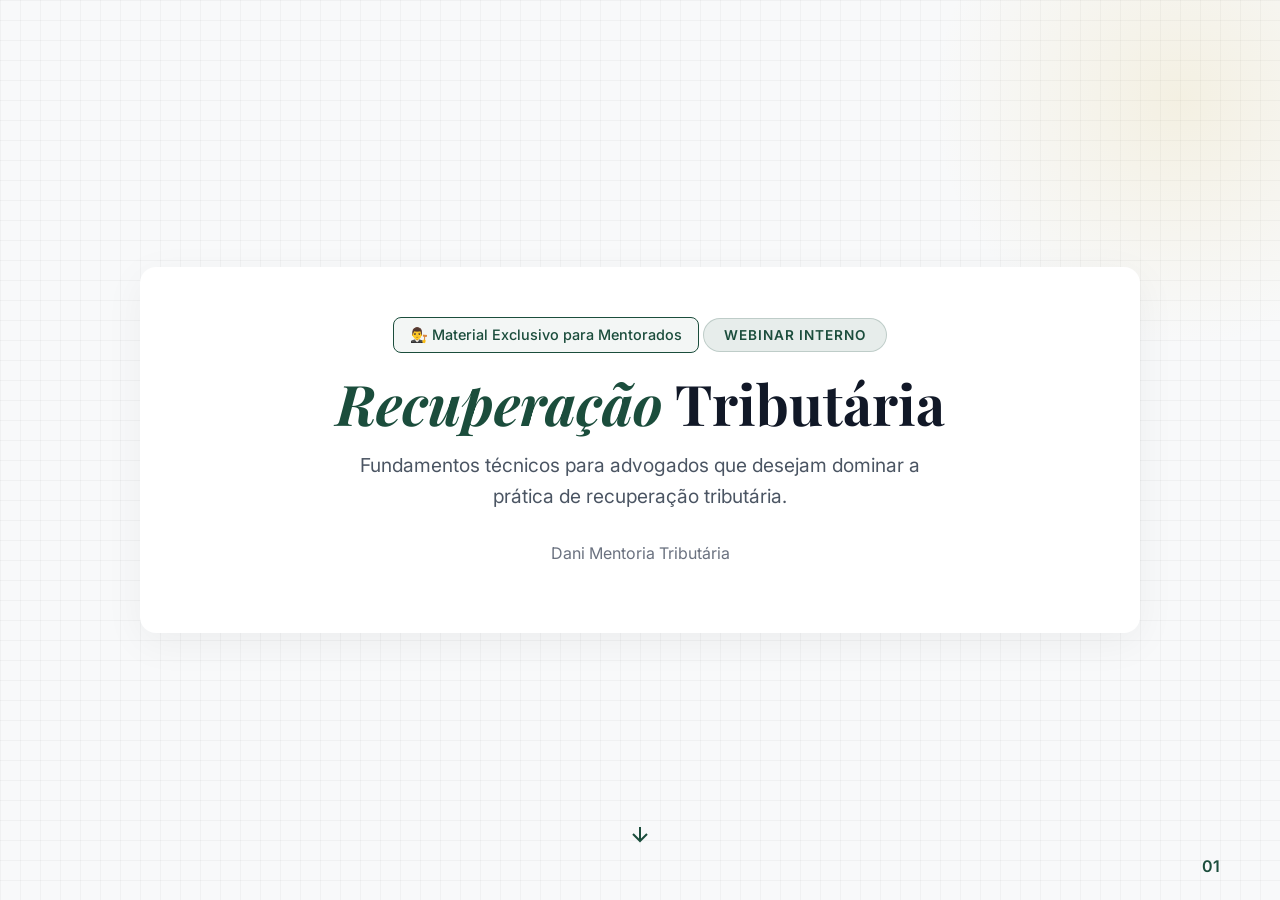
<file: clientes/dani/webinar-recuperacao-tributaria/index.html>
<!DOCTYPE html>
<html lang="pt-BR">
<head>
  <meta charset="UTF-8">
  <title>Webinar — Recuperação Tributária para Advogados | Dani Mentoria Tributária</title>
  <meta name="viewport" content="width=device-width, initial-scale=1.0">
  <link rel="stylesheet" href="print.css" media="print">
  <style>
    @import url('https://fonts.googleapis.com/css2?family=Playfair+Display:wght@400;500;600;700;800&family=Inter:wght@300;400;500;600;700&display=swap');
    
    :root {
      --bg: #f8f9fa;
      --text: #111827;
      --text-secondary: #4b5563;
      --brand: #1b4d3c;
      --accent: #d4af37;
      --border: rgba(0,0,0,0.08);
    }
    
    * {
      margin: 0;
      padding: 0;
      box-sizing: border-box;
    }
    
    body {
      font-family: 'Inter', -apple-system, sans-serif;
      background: var(--bg);
      color: var(--text);
      overflow-x: hidden;
      background-image: 
        linear-gradient(to right, rgba(0,0,0,0.03) 1px, transparent 1px),
        linear-gradient(to bottom, rgba(0,0,0,0.03) 1px, transparent 1px);
      background-size: 20px 20px;
    }

    /* Scroll Snap */
    .slider {
      height: 100vh;
      overflow-y: scroll;
      scroll-snap-type: y mandatory;
      scroll-behavior: smooth;
    }

    .slide {
      height: 100vh;
      width: 100vw;
      scroll-snap-align: start;
      display: flex;
      flex-direction: column;
      justify-content: center;
      align-items: center;
      padding: 60px;
      position: relative;
    }

    .slide-content {
      max-width: 1000px;
      width: 100%;
      background: #fff;
      padding: 50px 60px;
      border-radius: 16px;
      box-shadow: 0 10px 40px rgba(0,0,0,0.05);
      position: relative;
      z-index: 2;
    }

    /* Typography */
    h1, h2, h3 {
      font-family: 'Playfair Display', serif;
    }

    .hero-title {
      font-size: 3.5rem;
      line-height: 1.1;
      margin-bottom: 16px;
    }
    
    .hero-title em {
      color: var(--brand);
      font-style: italic;
    }

    .section-title {
      font-size: 2.5rem;
      margin-bottom: 24px;
      color: var(--brand);
      line-height: 1.2;
    }

    .slide-title {
      font-size: 2rem;
      margin-bottom: 20px;
      color: var(--text);
    }

    p {
      font-size: 1.2rem;
      color: var(--text-secondary);
      line-height: 1.6;
      margin-bottom: 16px;
    }

    .pill {
      padding: 8px 20px;
      border-radius: 999px;
      font-size: 0.85rem;
      font-weight: 600;
      background: rgba(27, 77, 60, 0.1);
      color: var(--brand);
      border: 1px solid rgba(27, 77, 60, 0.2);
      display: inline-block;
      margin-bottom: 20px;
      text-transform: uppercase;
      letter-spacing: 1px;
    }

    /* Layout Helpers */
    .grid-2 {
      display: grid;
      grid-template-columns: 1fr 1fr;
      gap: 30px;
      margin-top: 30px;
    }

    .grid-3 {
      display: grid;
      grid-template-columns: repeat(3, 1fr);
      gap: 24px;
      margin-top: 30px;
    }

    .card {
      background: var(--bg);
      padding: 24px;
      border-radius: 12px;
      border: 1px solid var(--border);
    }

    .card h3 {
      font-size: 1.3rem;
      margin-bottom: 12px;
      color: var(--brand);
    }

    .card p {
      font-size: 1rem;
      margin-bottom: 0;
    }

    /* Lists */
    ul {
      font-size: 1.15rem;
      color: var(--text-secondary);
      line-height: 1.8;
      margin: 20px 0;
      padding-left: 24px;
    }

    li {
      margin-bottom: 12px;
    }

    li strong {
      color: var(--text);
    }

    /* Highlight Box */
    .highlight {
      background: rgba(212, 175, 55, 0.1);
      border-left: 4px solid var(--accent);
      padding: 20px 24px;
      border-radius: 0 12px 12px 0;
      margin: 20px 0;
    }

    .highlight p {
      margin-bottom: 0;
      font-size: 1.1rem;
    }

    /* Answer Box */
    .answer-box {
      background: rgba(27, 77, 60, 0.05);
      border: 2px solid var(--brand);
      padding: 30px;
      border-radius: 12px;
      text-align: center;
      margin: 24px 0;
    }

    .answer-box p {
      font-size: 1.5rem;
      font-weight: 600;
      color: var(--brand);
      margin-bottom: 0;
    }

    /* Tributos Grid */
    .tributos-grid {
      display: grid;
      grid-template-columns: repeat(3, 1fr);
      gap: 20px;
      margin-top: 24px;
    }

    .tributo-card {
      background: var(--bg);
      padding: 20px;
      border-radius: 10px;
      border: 1px solid var(--border);
    }

    .tributo-card h4 {
      font-size: 0.85rem;
      text-transform: uppercase;
      letter-spacing: 1px;
      color: #6b7280;
      margin-bottom: 12px;
    }

    .tributo-card ul {
      font-size: 0.95rem;
      margin: 0;
      padding-left: 18px;
    }

    .tributo-card li {
      margin-bottom: 6px;
    }

    /* Decorative Elements */
    .brand-glow {
      position: absolute;
      width: 500px;
      height: 500px;
      background: radial-gradient(circle, rgba(212, 175, 55, 0.12) 0%, transparent 70%);
      top: -150px;
      right: -150px;
      z-index: 1;
      pointer-events: none;
    }

    .brand-glow-center {
      position: absolute;
      width: 800px;
      height: 800px;
      background: radial-gradient(circle, rgba(27, 77, 60, 0.1) 0%, transparent 70%);
      top: 50%;
      left: 50%;
      transform: translate(-50%, -50%);
      z-index: 1;
      pointer-events: none;
    }

    /* Mentor Badge */
    .mentor-badge {
      display: inline-flex;
      align-items: center;
      gap: 8px;
      background: rgba(27, 77, 60, 0.05);
      border: 1px solid var(--brand);
      padding: 8px 16px;
      border-radius: 8px;
      margin-bottom: 16px;
    }

    .mentor-badge span {
      font-size: 0.9rem;
      color: var(--brand);
      font-weight: 500;
    }

    /* CTA Box */
    .cta-box {
      background: linear-gradient(135deg, rgba(27, 77, 60, 0.05) 0%, rgba(212, 175, 55, 0.05) 100%);
      border: 1px solid var(--border);
      padding: 30px;
      border-radius: 12px;
      margin-top: 30px;
    }

    .cta-box h3 {
      margin-bottom: 12px;
    }

    /* Footer */
    .footer {
      position: absolute;
      bottom: 24px;
      left: 60px;
      right: 60px;
      display: flex;
      justify-content: space-between;
      color: #9ca3af;
      font-size: 0.85rem;
    }

    /* Number Indicator */
    .slide-number {
      position: absolute;
      bottom: 24px;
      right: 60px;
      font-size: 1rem;
      color: var(--brand);
      font-weight: 600;
    }

    /* Animations */
    .scroll-indicator {
      position: absolute;
      bottom: 50px;
      left: 50%;
      transform: translateX(-50%);
      animation: bounce 2s infinite;
      color: var(--brand);
    }

    @keyframes bounce {
      0%, 20%, 50%, 80%, 100% { transform: translateY(0) translateX(-50%); }
      40% { transform: translateY(-15px) translateX(-50%); }
      60% { transform: translateY(-8px) translateX(-50%); }
    }

    /* Responsive */
    @media (max-width: 768px) {
      .slide { padding: 30px; }
      .slide-content { padding: 30px; }
      .hero-title { font-size: 2.5rem; }
      .section-title { font-size: 2rem; }
      .grid-2, .grid-3 { grid-template-columns: 1fr; }
      .tributos-grid { grid-template-columns: 1fr; }
    }
  </style>
  <link rel="stylesheet" href="../print-landscape.css" media="print">
</head>
<body>

<div class="slider">
  
  <!-- SLIDE 1: Capa -->
  <div class="slide">
    <div class="brand-glow"></div>
    <div class="slide-content" style="text-align: center;">
      <div class="mentor-badge">
        <span>👨‍⚖️ Material Exclusivo para Mentorados</span>
      </div>
      <div class="pill">Webinar Interno</div>
      <h1 class="hero-title"><em>Recuperação</em> Tributária</h1>
      <p style="max-width: 600px; margin: 0 auto;">Fundamentos técnicos para advogados que desejam dominar a prática de recuperação tributária.</p>
      <p style="margin-top: 30px; color: #6b7280; font-size: 1rem;">Dani Mentoria Tributária</p>
    </div>
    <div class="scroll-indicator">
      <svg width="24" height="24" viewBox="0 0 24 24" fill="none" stroke="currentColor" stroke-width="2"><path d="M12 5v14M19 12l-7 7-7-7"/></svg>
    </div>
    <div class="slide-number">01</div>
  </div>

  <!-- SLIDE 2: O que é? -->
  <div class="slide">
    <div class="slide-content">
      <div class="pill">Conceitos Fundamentais</div>
      <h2 class="section-title">O que é Recuperação Tributária?</h2>
      
      <p>Também chamada de <strong>revisão fiscal</strong>, é o procedimento técnico feito a partir de cruzamentos de informações fiscais declaradas.</p>
      
      <div class="highlight">
        <p><strong>Objetivo:</strong> Identificar pagamentos de tributos indevidos ou a maior, com fundamento legal para restituição ou compensação.</p>
      </div>
      
      <p>Como advogado tributarista, você precisa dominar tanto a <strong>ferramenta técnica</strong> quanto o <strong>conhecimento jurídico</strong> para fundamentar as teses.</p>
      
      <div class="grid-2">
        <div class="card">
          <h3>Compensação Tributária</h3>
          <p>Crédito tributário utilizado para abater débitos futuros.</p>
        </div>
        <div class="card">
          <h3>Restituição</h3>
          <p>Depósito judicial ou administrativo do valor em dinheiro.</p>
        </div>
      </div>
    </div>
    <div class="slide-number">02</div>
  </div>

  <!-- SLIDE 3: Documentos Analisados -->
  <div class="slide">
    <div class="slide-content">
      <div class="pill">Base Documental</div>
      <h2 class="section-title">Quais documentos são analisados?</h2>
      
      <p>Cruzamento de informações contidas nas obrigações acessórias:</p>
      
      <div class="grid-3">
        <div class="card" style="text-align: center;">
          <h3 style="font-size: 2rem; margin-bottom: 8px;">📄</h3>
          <p style="font-size: 0.95rem;"><strong>SPED</strong><br>Sistema Público de Escrituração Digital</p>
        </div>
        <div class="card" style="text-align: center;">
          <h3 style="font-size: 2rem; margin-bottom: 8px;">📊</h3>
          <p style="font-size: 0.95rem;"><strong>ECD</strong><br>Escrituração Contábil Digital</p>
        </div>
        <div class="card" style="text-align: center;">
          <h3 style="font-size: 2rem; margin-bottom: 8px;">📋</h3>
          <p style="font-size: 0.95rem;"><strong>EFD</strong><br>Escrituração Fiscal Digital</p>
        </div>
        <div class="card" style="text-align: center;">
          <h3 style="font-size: 2rem; margin-bottom: 8px;">🏷️</h3>
          <p style="font-size: 0.95rem;"><strong>XMLs</strong><br>Notas Fiscais Eletrônicas</p>
        </div>
        <div class="card" style="text-align: center;">
          <h3 style="font-size: 2rem; margin-bottom: 8px;">📑</h3>
          <p style="font-size: 0.95rem;"><strong>ECF</strong><br>Escrituração Contábil Fiscal</p>
        </div>
        <div class="card" style="text-align: center;">
          <h3 style="font-size: 2rem; margin-bottom: 8px;">🧾</h3>
          <p style="font-size: 0.95rem;"><strong>NFS-e</strong><br>Notas Fiscais de Serviços</p>
        </div>
      </div>
      
      <div class="highlight" style="margin-top: 30px;">
        <p>Software é <strong>ferramenta</strong>, não substituto. O advogado precisa interpretar os dados e fundamentar juridicamente cada tese.</p>
      </div>
    </div>
    <div class="slide-number">03</div>
  </div>

  <!-- SLIDE 4: Escopo Completo -->
  <div class="slide">
    <div class="slide-content">
      <div class="pill">Escopo de Atuação</div>
      <h2 class="section-title">Quais tributos podem ser recuperados?</h2>
      
      <div class="answer-box">
        <p>Todos os tributos.</p>
      </div>
      
      <p style="text-align: center; margin-bottom: 24px;">Não há restrição legal quanto ao tipo de tributo. A recuperação é possível sempre que houver pagamento indevido ou a maior, devidamente comprovado.</p>
      
      <div class="tributos-grid">
        <div class="tributo-card">
          <h4>Federais</h4>
          <ul>
            <li>PIS / COFINS</li>
            <li>IRPJ / CSLL</li>
            <li>IPI / IOF</li>
          </ul>
        </div>
        <div class="tributo-card">
          <h4>Estaduais</h4>
          <ul>
            <li>ICMS</li>
            <li>IPVA</li>
            <li>ITCMD</li>
          </ul>
        </div>
        <div class="tributo-card">
          <h4>Municipais</h4>
          <ul>
            <li>ISS</li>
            <li>IPTU</li>
            <li>ITBI / Taxas</li>
          </ul>
        </div>
      </div>
    </div>
    <div class="slide-number">04</div>
  </div>

  <!-- SLIDE 5: Prazos -->
  <div class="slide">
    <div class="slide-content">
      <div class="pill">Aspectos Temporais</div>
      <h2 class="section-title">Prazos Decadencial e Prescricional</h2>
      
      <p>Domínio essencial para o advogado tributarista: saber o momento exato de cada prazo.</p>
      
      <div class="grid-2">
        <div class="card" style="text-align: center; padding: 40px 24px;">
          <h3 style="font-size: 3rem; margin-bottom: 16px; color: var(--accent);">5 anos</h3>
          <p><strong>Prazo Decadencial</strong><br>Tempo para constituir o crédito tributário</p>
        </div>
        <div class="card" style="text-align: center; padding: 40px 24px;">
          <h3 style="font-size: 3rem; margin-bottom: 16px; color: var(--accent);">5 anos</h3>
          <p><strong>Prazo Prescricional</strong><br>Tempo para exigir a restituição</p>
        </div>
      </div>
      
      <div class="highlight" style="margin-top: 30px;">
        <p><strong>Atenção:</strong> A contagem difere conforme a hipótese: pagamento indevido, compensação ou restituição. Fundamento: CTN arts. 168 e 173.</p>
      </div>
    </div>
    <div class="slide-number">05</div>
  </div>

  <!-- SLIDE 6: Como Nasce uma Tese -->
  <div class="slide">
    <div class="slide-content">
      <div class="pill">Jurisprudência</div>
      <h2 class="section-title">Como nasce uma tese tributária?</h2>
      
      <p>Do caso específico à repercussão geral: o caminho da tese até valer para todo o Brasil.</p>
      
      <ul>
        <li>Caso específico questiona determinado <strong>assunto tributário</strong></li>
        <li>Ganha <strong>repercussão jurídica</strong> em múltiplos processos</li>
        <li>Tribunais de vários estados proferem <strong>decisões sobre o tema</strong></li>
        <li>Para evitar <strong>decisões contraditórias</strong>, tema vai ao STJ ou STF</li>
        <li><strong>Repercussão geral</strong> pacifica a tese para todo o Brasil</li>
      </ul>
      
      <div class="highlight" style="margin-top: 24px;">
        <p><strong>Importante:</strong> Uma vez pacificada, a tese pode ser aplicada por todos os contribuintes que se enquadram na situação — com ou sem processo em curso.</p>
      </div>
    </div>
    <div class="slide-number">06</div>
  </div>

  <!-- SLIDE 7: Tese Mãe -->
  <div class="slide">
    <div class="slide-content">
      <div class="pill">Exemplo Prático</div>
      <h2 class="section-title">Tese Mãe vs Teses Filhotes</h2>
      
      <div class="card" style="background: rgba(212, 175, 55, 0.1); border-left: 4px solid var(--accent); margin-bottom: 30px;">
        <h3 style="color: var(--accent);">Tese Mãe (STF, RE 574.706)</h3>
        <p style="font-size: 1.1rem; margin-bottom: 0;">Exclusão do <strong>ICMS</strong> da base de cálculo do <strong>PIS</strong> e da <strong>COFINS</strong></p>
      </div>
      
      <p style="margin-bottom: 20px;">Da tese mãe derivam as <strong>teses filhotes</strong> — aplicações do mesmo raciocínio a contextos correlatos:</p>
      
      <div class="grid-3" style="gap: 16px;">
        <div class="card">
          <h4 style="font-size: 0.9rem; color: #6b7280; margin-bottom: 8px;">Filhote 1</h4>
          <p style="font-size: 0.95rem; margin-bottom: 0;">Exclusão do ICMS da base do CSLL e IRPJ</p>
        </div>
        <div class="card">
          <h4 style="font-size: 0.9rem; color: #6b7280; margin-bottom: 8px;">Filhote 2</h4>
          <p style="font-size: 0.95rem; margin-bottom: 0;">Exclusão do ISS da base do PIS e COFINS</p>
        </div>
        <div class="card">
          <h4 style="font-size: 0.9rem; color: #6b7280; margin-bottom: 8px;">Filhote 3</h4>
          <p style="font-size: 0.95rem; margin-bottom: 0;">PIS/COFINS na própria base de cálculo</p>
        </div>
      </div>
      
      <div class="cta-box">
        <h3>💡 Lógica da Aplicação</h3>
        <p style="margin-bottom: 0;">A mesma fundamentação jurídica pode se aplicar a múltiplos tributos e contextos. O advogado precisa identificar as conexões.</p>
      </div>
    </div>
    <div class="slide-number">07</div>
  </div>

  <!-- SLIDE 8: Próximos Passos -->
  <div class="slide">
    <div class="brand-glow-center"></div>
    <div class="slide-content" style="text-align: center;">
      <div class="pill">Próximos Passos</div>
      <h2 class="section-title">O que vem agora?</h2>
      
      <p style="max-width: 600px; margin: 0 auto 20px;">Este material é a base teórica. Na mentoria, trabalhamos casos reais, construção de teses e a prática completa.</p>
      
      <div class="cta-box" style="text-align: left;">
        <h3>📚 Conteúdo da Mentoria</h3>
        <ul style="margin-bottom: 0;">
          <li>Análise de casos práticos com clientes reais</li>
          <li>Construção de teses e peças processuais</li>
          <li>Uso de software e interpretação de dados</li>
          <li>Acompanhamento de processos administrativos e judiciais</li>
          <li>Precatórios e compensações tributárias</li>
        </ul>
      </div>
      
      <p style="margin-top: 40px; color: #6b7280; font-size: 1rem;">
        <strong>Dani Mentoria Tributária</strong><br>
        Formando tributaristas de excelência
      </p>
    </div>
    <div class="slide-number">08</div>
  </div>

</div>

</body>
</html>
</file>
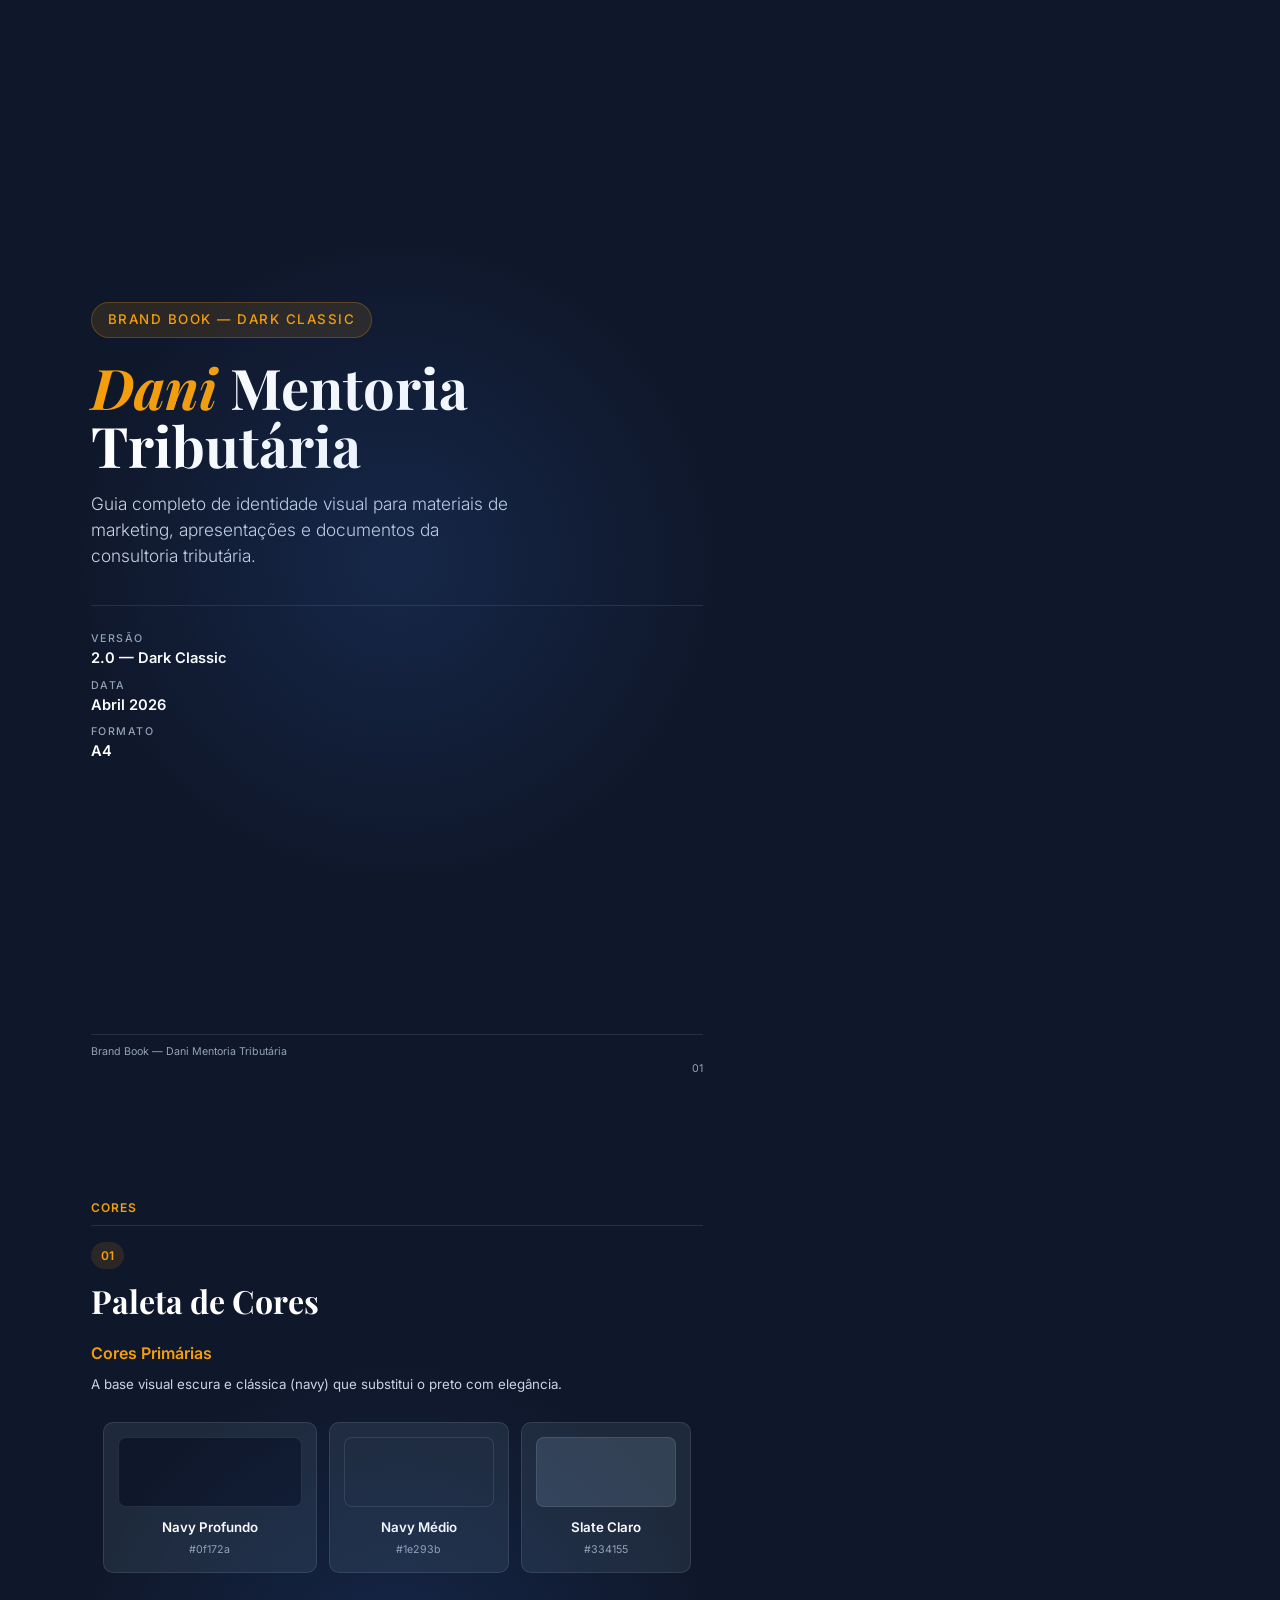
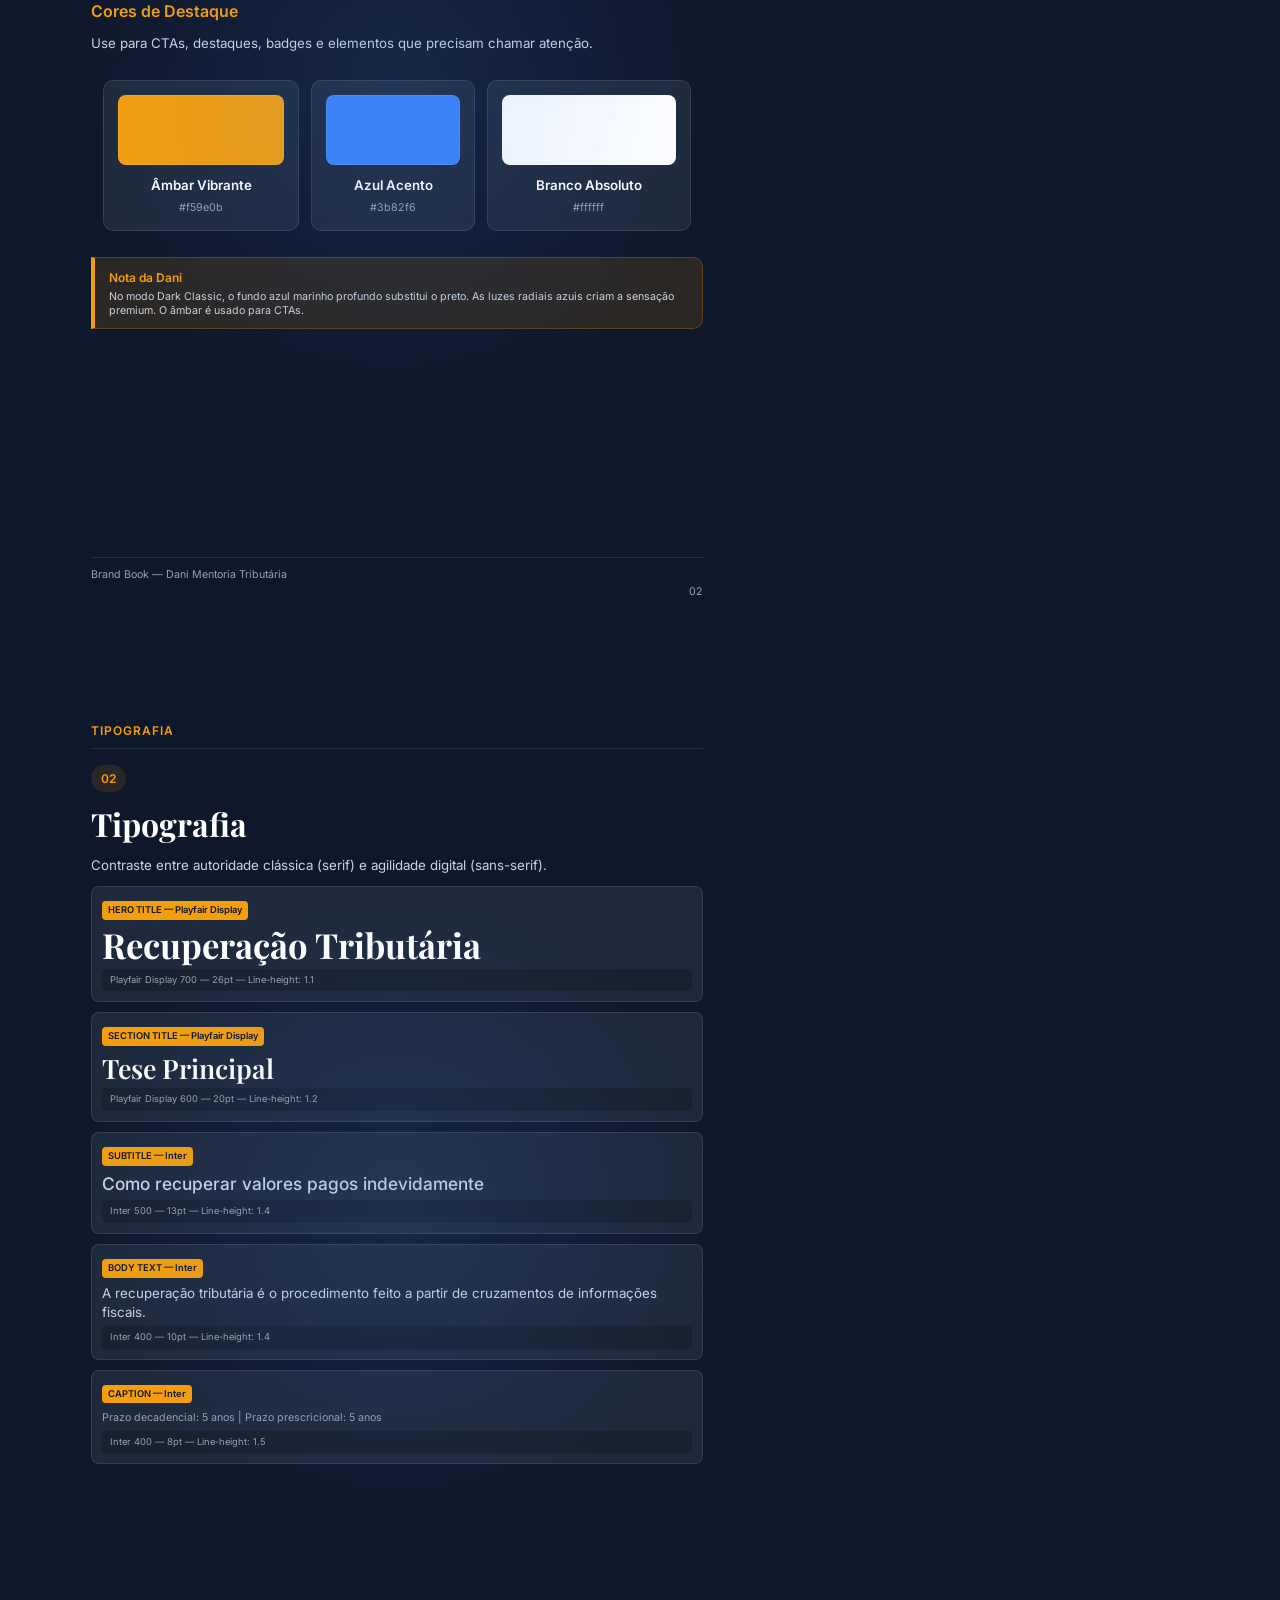
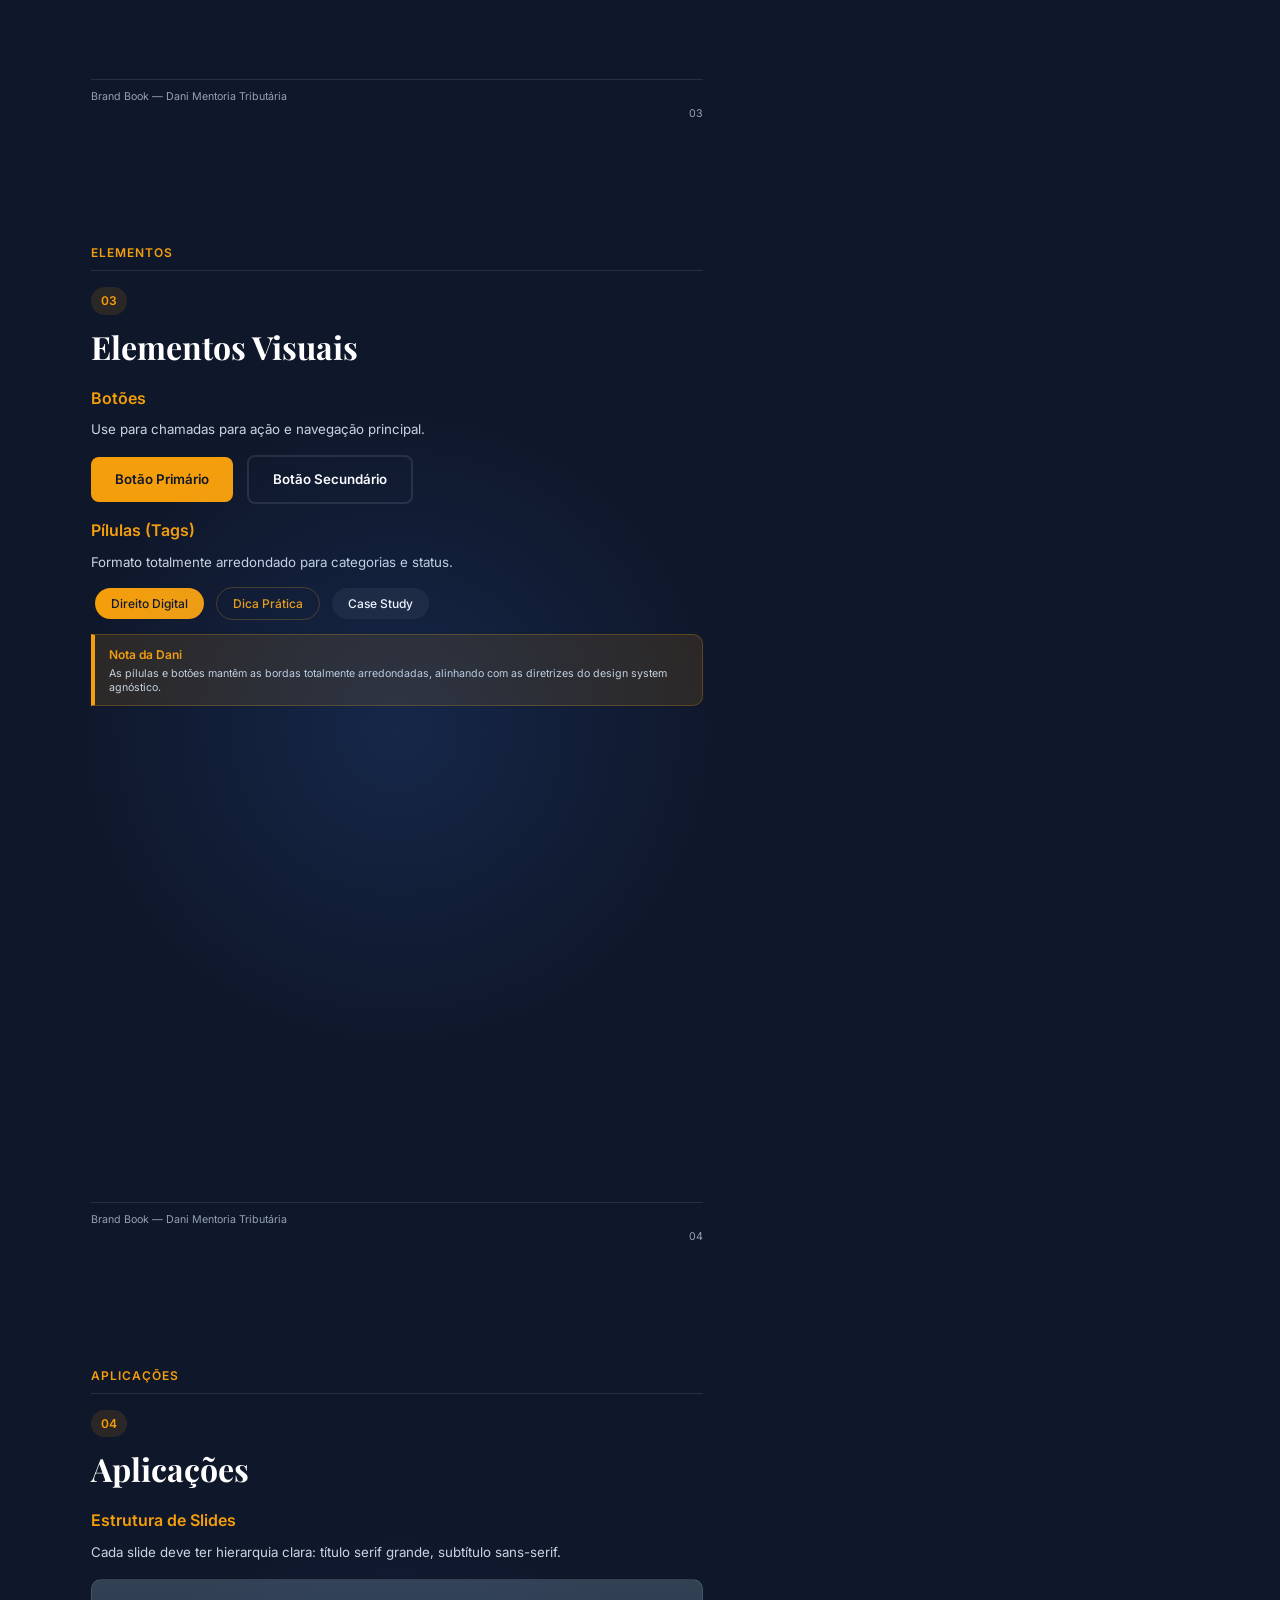
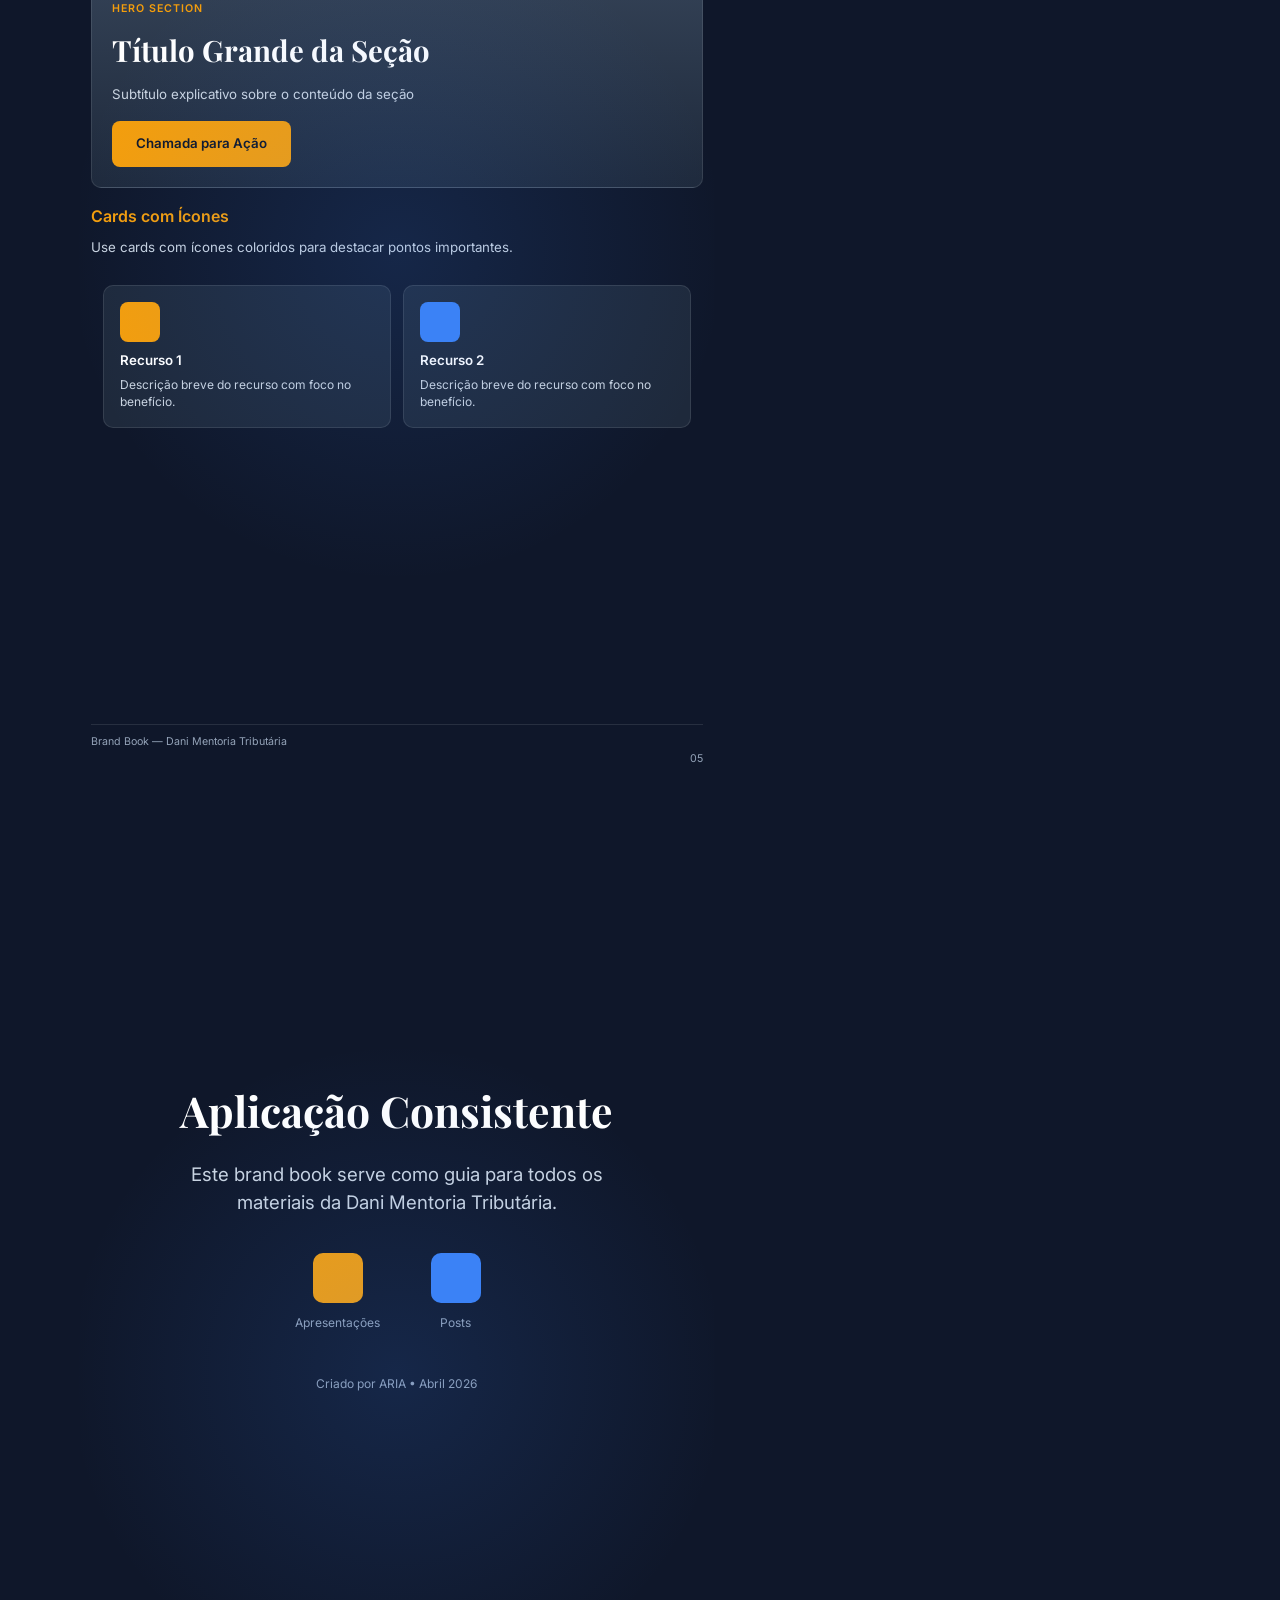
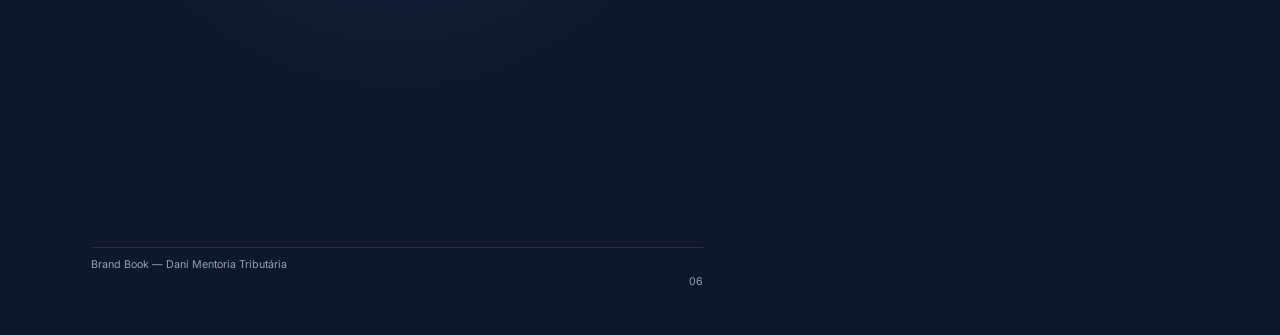
<file: dani/brand-book-dark.html>
<!DOCTYPE html>
<html lang="pt-BR">
<head>
<meta charset="UTF-8">
<title>Brand Book — Dani Mentoria Tributária (Dark Classic)</title>
<style>
@import url('https://fonts.googleapis.com/css2?family=Playfair+Display:wght@400;500;600;700;800&family=Inter:wght@300;400;500;600;700&display=swap');

:root {
  --bg-deep: #0f172a;
  --bg: #1e293b;
  --bg-elevated: #334155;
  --bg-card: #1e293b;
  --brand: #3b82f6;
  --accent: #f59e0b;
  --accent-dim: rgba(245, 158, 11, 0.12);
  --accent-border: rgba(245, 158, 11, 0.25);
  --text: #ffffff;
  --text-secondary: #cbd5e1;
  --text-muted: #94a3b8;
  --border: rgba(255,255,255,0.1);
  --glow: rgba(59, 130, 246, 0.15);
}

@page { size: A4; margin: 0; }
* { margin: 0; padding: 0; box-sizing: border-box; }

body {
  font-family: 'Inter', -apple-system, sans-serif;
  background: var(--bg-deep);
  color: var(--text);
  font-size: 10.5pt;
  line-height: 1.6;
}

/* PAGE STRUCTURE */
.page {
  width: 210mm;
  height: 297mm;
  padding: 20mm 24mm 30mm;
  position: relative;
  page-break-after: always;
  page-break-inside: avoid;
  background: var(--bg-deep);
  overflow: hidden;
}

.page::before {
  content: '';
  position: absolute;
  top: 50%;
  left: 50%;
  width: 80%;
  height: 80%;
  transform: translate(-50%, -50%);
  background: radial-gradient(circle, var(--glow) 0%, transparent 60%);
  pointer-events: none;
}

.page-header {
  margin-bottom: 16px;
  padding-bottom: 8px;
  border-bottom: 1px solid var(--border);
}

.page-header-left {
  font-size: 9pt;
  color: var(--accent);
  font-weight: 600;
  letter-spacing: 1px;
  text-transform: uppercase;
}

.page-footer {
  position: absolute;
  bottom: 12mm;
  left: 24mm;
  right: 24mm;
  padding-top: 8px;
  border-top: 1px solid var(--border);
}

.page-footer-left {
  font-size: 8pt;
  color: var(--text-muted);
}

.page-footer-right {
  font-size: 8pt;
  color: var(--text-muted);
  text-align: right;
}

/* SECTION */
.section-number {
  font-size: 9pt;
  font-weight: 600;
  color: var(--accent);
  padding: 4px 10px;
  background: var(--accent-dim);
  border-radius: 999px;
  display: inline-block;
  margin-bottom: 6px;
}

.section-title {
  font-family: 'Playfair Display', Georgia, serif;
  font-size: 24pt;
  font-weight: 700;
  color: var(--text);
  margin-bottom: 6px;
}

h3 {
  font-size: 12pt;
  font-weight: 600;
  color: var(--accent);
  margin: 14px 0 8px;
}

p {
  margin-bottom: 8px;
  color: var(--text-secondary);
  font-size: 10pt;
}

/* COVER */
.cover-content {
  padding-top: 60mm;
}

.cover-badge {
  padding: 6px 16px;
  background: var(--accent-dim);
  border: 1px solid var(--accent-border);
  border-radius: 999px;
  font-size: 10pt;
  font-weight: 500;
  color: var(--accent);
  letter-spacing: 1.5px;
  text-transform: uppercase;
  display: inline-block;
  margin-bottom: 20px;
}

.cover-title {
  font-family: 'Playfair Display', Georgia, serif;
  font-size: 42pt;
  font-weight: 700;
  line-height: 1.05;
  color: var(--text);
  margin-bottom: 16px;
}

.cover-title em {
  font-style: italic;
  color: var(--accent);
}

.cover-subtitle {
  font-size: 13pt;
  font-weight: 300;
  color: var(--text-secondary);
  line-height: 1.5;
  margin-bottom: 36px;
  max-width: 420px;
}

.cover-meta {
  padding-top: 24px;
  border-top: 1px solid var(--border);
}

.cover-meta-row {
  margin-bottom: 6px;
}

.cover-meta-label {
  font-size: 8pt;
  text-transform: uppercase;
  letter-spacing: 1.5px;
  color: var(--text-muted);
  font-weight: 500;
}

.cover-meta-value {
  font-size: 11pt;
  font-weight: 600;
  color: var(--text);
}

/* COLOR TABLE */
.color-table {
  width: 100%;
  border-collapse: separate;
  border-spacing: 12px;
  margin: 14px 0;
}

.color-table td {
  background: var(--bg-card);
  border: 1px solid var(--border);
  border-radius: 10px;
  padding: 14px;
  text-align: center;
  vertical-align: top;
}

.color-swatch {
  width: 100%;
  height: 70px;
  border-radius: 8px;
  margin-bottom: 10px;
  border: 1px solid var(--border);
}

.color-name {
  font-size: 10pt;
  font-weight: 600;
  color: var(--text);
  margin-bottom: 3px;
}

.color-hex {
  font-size: 8pt;
  color: var(--text-muted);
}

/* TYPOGRAPHY */
.typography-section {
  margin: 10px 0;
  padding: 10px;
  background: var(--bg-card);
  border-radius: 8px;
  border: 1px solid var(--border);
}

.spec-label {
  background: var(--accent);
  color: var(--bg-deep);
  padding: 2px 6px;
  border-radius: 4px;
  font-size: 7pt;
  font-weight: 600;
  display: inline-block;
  margin-bottom: 4px;
}

.spec-hero {
  font-family: 'Playfair Display', Georgia, serif;
  font-size: 26pt;
  font-weight: 700;
  line-height: 1.1;
  color: var(--text);
  margin: 2px 0;
}

.spec-section {
  font-family: 'Playfair Display', Georgia, serif;
  font-size: 20pt;
  font-weight: 600;
  line-height: 1.2;
  color: var(--text);
  margin: 2px 0;
}

.spec-subtitle {
  font-size: 13pt;
  font-weight: 500;
  line-height: 1.4;
  color: var(--text-secondary);
  margin: 2px 0;
}

.spec-body {
  font-size: 10pt;
  font-weight: 400;
  line-height: 1.4;
  color: var(--text-secondary);
  margin: 2px 0;
}

.spec-caption {
  font-size: 8pt;
  font-weight: 400;
  color: var(--text-muted);
  margin: 2px 0;
}

.spec-code {
  font-size: 7pt;
  color: var(--text-muted);
  background: rgba(0,0,0,0.2);
  padding: 4px 8px;
  border-radius: 4px;
  margin-top: 4px;
}

/* NOTE BOX */
.note-box {
  background: var(--accent-dim);
  border: 1px solid var(--accent-border);
  border-left: 4px solid var(--accent);
  border-radius: 0 10px 10px 0;
  padding: 10px 14px;
  margin: 10px 0;
}

.note-title {
  font-size: 9pt;
  font-weight: 600;
  color: var(--accent);
  margin-bottom: 3px;
}

.note-content {
  font-size: 8pt;
  color: var(--text-secondary);
  line-height: 1.3;
}

/* CARDS */
.card {
  background: var(--bg-card);
  border: 1px solid var(--border);
  border-radius: 10px;
  padding: 14px;
  margin: 12px 0;
}

.card-title {
  font-size: 11pt;
  font-weight: 600;
  color: var(--text);
  margin-bottom: 6px;
}

.card-desc {
  font-size: 9pt;
  color: var(--text-secondary);
  line-height: 1.4;
}

/* BUTTONS */
.btn {
  padding: 12px 24px;
  border-radius: 8px;
  font-weight: 600;
  font-size: 10pt;
  text-decoration: none;
  color: var(--bg-deep);
  background: var(--accent);
  display: inline-block;
  margin-right: 10px;
}

.btn-secondary {
  padding: 12px 24px;
  border-radius: 8px;
  font-weight: 600;
  font-size: 10pt;
  text-decoration: none;
  color: var(--text);
  background: transparent;
  border: 2px solid var(--border);
  display: inline-block;
}

/* PILLS */
.pill {
  padding: 6px 16px;
  border-radius: 999px;
  font-size: 9pt;
  font-weight: 500;
  display: inline-block;
  margin: 4px;
}

.pill-filled {
  background: var(--accent);
  color: var(--bg-deep);
}

.pill-outline {
  background: transparent;
  border: 1px solid var(--accent-border);
  color: var(--accent);
}

.pill-glass {
  background: rgba(255,255,255,0.05);
  color: var(--text);
}

/* ELEMENTS TABLE */
.elements-table {
  width: 100%;
  border-collapse: separate;
  border-spacing: 12px;
  margin: 14px 0;
}

.elements-table td {
  background: var(--bg-card);
  border: 1px solid var(--border);
  border-radius: 10px;
  padding: 16px;
  vertical-align: top;
}

.element-title {
  font-size: 10pt;
  font-weight: 600;
  color: var(--text);
  margin-bottom: 6px;
}

.icon-box {
  width: 40px;
  height: 40px;
  border-radius: 8px;
  margin-bottom: 8px;
}

.icon-accent { background: var(--accent); }
.icon-brand { background: var(--brand); }

/* HERO CARD */
.hero-card {
  background: linear-gradient(180deg, var(--bg-elevated), var(--bg));
  border: 1px solid var(--border);
  border-radius: 10px;
  padding: 20px;
  margin: 16px 0;
}

.hero-label {
  color: var(--accent);
  font-size: 8pt;
  margin-bottom: 10px;
  font-weight: 600;
  letter-spacing: 1px;
  text-transform: uppercase;
}

.hero-title {
  font-family: 'Playfair Display', Georgia, serif;
  font-size: 22pt;
  margin-bottom: 10px;
  color: var(--text);
}

.hero-subtitle {
  color: var(--text-secondary);
  margin-bottom: 16px;
  font-size: 10pt;
}

/* FINAL PAGE */
.final-content {
  text-align: center;
  padding-top: 50mm;
}

.final-title {
  font-family: 'Playfair Display', Georgia, serif;
  font-size: 32pt;
  font-weight: 700;
  color: var(--text);
  margin-bottom: 16px;
}

.final-subtitle {
  font-size: 14pt;
  color: var(--text-secondary);
  max-width: 450px;
  margin: 0 auto 36px;
  line-height: 1.5;
}

.final-icons {
  margin-bottom: 40px;
  text-align: center;
}

.final-icon-item {
  display: inline-block;
  width: 90px;
  text-align: center;
  margin: 0 12px;
}

.final-icon-box {
  width: 50px;
  height: 50px;
  border-radius: 10px;
  margin: 0 auto 10px;
}

.final-icon-label {
  font-size: 9pt;
  color: var(--text-muted);
}

.final-credit {
  color: var(--text-muted);
  font-size: 9pt;
}
</style>
</head>
<body>

<!-- PAGE 1: COVER -->
<div class="page">
  <div class="cover-content">
    <div class="cover-badge">BRAND BOOK — DARK CLASSIC</div>
    <h1 class="cover-title"><em>Dani</em> Mentoria Tributária</h1>
    <p class="cover-subtitle">Guia completo de identidade visual para materiais de marketing, apresentações e documentos da consultoria tributária.</p>
    
    <div class="cover-meta">
      <div class="cover-meta-row">
        <div class="cover-meta-label">Versão</div>
        <div class="cover-meta-value">2.0 — Dark Classic</div>
      </div>
      <div class="cover-meta-row">
        <div class="cover-meta-label">Data</div>
        <div class="cover-meta-value">Abril 2026</div>
      </div>
      <div class="cover-meta-row">
        <div class="cover-meta-label">Formato</div>
        <div class="cover-meta-value">A4</div>
      </div>
    </div>
  </div>
  
  <div class="page-footer">
    <div class="page-footer-left">Brand Book — Dani Mentoria Tributária</div>
    <div class="page-footer-right">01</div>
  </div>
</div>

<!-- PAGE 2: COLORS -->
<div class="page">
  <div class="page-header">
    <div class="page-header-left">Cores</div>
  </div>
  
  <div class="section-number">01</div>
  <h2 class="section-title">Paleta de Cores</h2>
  
  <h3>Cores Primárias</h3>
  <p>A base visual escura e clássica (navy) que substitui o preto com elegância.</p>
  
  <table class="color-table">
    <tr>
      <td>
        <div class="color-swatch" style="background: #0f172a;"></div>
        <div class="color-name">Navy Profundo</div>
        <div class="color-hex">#0f172a</div>
      </td>
      <td>
        <div class="color-swatch" style="background: #1e293b;"></div>
        <div class="color-name">Navy Médio</div>
        <div class="color-hex">#1e293b</div>
      </td>
      <td>
        <div class="color-swatch" style="background: #334155;"></div>
        <div class="color-name">Slate Claro</div>
        <div class="color-hex">#334155</div>
      </td>
    </tr>
  </table>
  
  <h3>Cores de Destaque</h3>
  <p>Use para CTAs, destaques, badges e elementos que precisam chamar atenção.</p>
  
  <table class="color-table">
    <tr>
      <td>
        <div class="color-swatch" style="background: #f59e0b;"></div>
        <div class="color-name">Âmbar Vibrante</div>
        <div class="color-hex">#f59e0b</div>
      </td>
      <td>
        <div class="color-swatch" style="background: #3b82f6;"></div>
        <div class="color-name">Azul Acento</div>
        <div class="color-hex">#3b82f6</div>
      </td>
      <td>
        <div class="color-swatch" style="background: #ffffff;"></div>
        <div class="color-name">Branco Absoluto</div>
        <div class="color-hex">#ffffff</div>
      </td>
    </tr>
  </table>
  
  <div class="note-box">
    <div class="note-title">Nota da Dani</div>
    <div class="note-content">No modo Dark Classic, o fundo azul marinho profundo substitui o preto. As luzes radiais azuis criam a sensação premium. O âmbar é usado para CTAs.</div>
  </div>
  
  <div class="page-footer">
    <div class="page-footer-left">Brand Book — Dani Mentoria Tributária</div>
    <div class="page-footer-right">02</div>
  </div>
</div>

<!-- PAGE 3: TYPOGRAPHY -->
<div class="page">
  <div class="page-header">
    <div class="page-header-left">Tipografia</div>
  </div>
  
  <div class="section-number">02</div>
  <h2 class="section-title">Tipografia</h2>
  <p style="margin-bottom: 10px;">Contraste entre autoridade clássica (serif) e agilidade digital (sans-serif).</p>
  
  <div class="typography-section">
    <div class="spec-label">HERO TITLE — Playfair Display</div>
    <h1 class="spec-hero">Recuperação Tributária</h1>
    <div class="spec-code">Playfair Display 700 — 26pt — Line-height: 1.1</div>
  </div>
  
  <div class="typography-section">
    <div class="spec-label">SECTION TITLE — Playfair Display</div>
    <h2 class="spec-section">Tese Principal</h2>
    <div class="spec-code">Playfair Display 600 — 20pt — Line-height: 1.2</div>
  </div>
  
  <div class="typography-section">
    <div class="spec-label">SUBTITLE — Inter</div>
    <h3 class="spec-subtitle">Como recuperar valores pagos indevidamente</h3>
    <div class="spec-code">Inter 500 — 13pt — Line-height: 1.4</div>
  </div>
  
  <div class="typography-section">
    <div class="spec-label">BODY TEXT — Inter</div>
    <p class="spec-body">A recuperação tributária é o procedimento feito a partir de cruzamentos de informações fiscais.</p>
    <div class="spec-code">Inter 400 — 10pt — Line-height: 1.4</div>
  </div>
  
  <div class="typography-section">
    <div class="spec-label">CAPTION — Inter</div>
    <p class="spec-caption">Prazo decadencial: 5 anos | Prazo prescricional: 5 anos</p>
    <div class="spec-code">Inter 400 — 8pt — Line-height: 1.5</div>
  </div>
  
  <div class="page-footer">
    <div class="page-footer-left">Brand Book — Dani Mentoria Tributária</div>
    <div class="page-footer-right">03</div>
  </div>
</div>

<!-- PAGE 4: ELEMENTS -->
<div class="page">
  <div class="page-header">
    <div class="page-header-left">Elementos</div>
  </div>
  
  <div class="section-number">03</div>
  <h2 class="section-title">Elementos Visuais</h2>
  
  <h3>Botões</h3>
  <p>Use para chamadas para ação e navegação principal.</p>
  <div style="margin: 14px 0;">
    <a href="#" class="btn">Botão Primário</a>
    <a href="#" class="btn-secondary">Botão Secundário</a>
  </div>
  
  <h3>Pílulas (Tags)</h3>
  <p>Formato totalmente arredondado para categorias e status.</p>
  <div style="margin: 10px 0;">
    <span class="pill pill-filled">Direito Digital</span>
    <span class="pill pill-outline">Dica Prática</span>
    <span class="pill pill-glass">Case Study</span>
  </div>
  
  <div class="note-box">
    <div class="note-title">Nota da Dani</div>
    <div class="note-content">As pílulas e botões mantêm as bordas totalmente arredondadas, alinhando com as diretrizes do design system agnóstico.</div>
  </div>
  
  <div class="page-footer">
    <div class="page-footer-left">Brand Book — Dani Mentoria Tributária</div>
    <div class="page-footer-right">04</div>
  </div>
</div>

<!-- PAGE 5: APPLICATIONS -->
<div class="page">
  <div class="page-header">
    <div class="page-header-left">Aplicações</div>
  </div>
  
  <div class="section-number">04</div>
  <h2 class="section-title">Aplicações</h2>
  
  <h3>Estrutura de Slides</h3>
  <p>Cada slide deve ter hierarquia clara: título serif grande, subtítulo sans-serif.</p>
  
  <div class="hero-card">
    <div class="hero-label">HERO SECTION</div>
    <h2 class="hero-title">Título Grande da Seção</h2>
    <p class="hero-subtitle">Subtítulo explicativo sobre o conteúdo da seção</p>
    <a href="#" class="btn">Chamada para Ação</a>
  </div>
  
  <h3>Cards com Ícones</h3>
  <p>Use cards com ícones coloridos para destacar pontos importantes.</p>
  
  <table class="elements-table">
    <tr>
      <td>
        <div class="icon-box icon-accent"></div>
        <div class="element-title">Recurso 1</div>
        <div class="card-desc">Descrição breve do recurso com foco no benefício.</div>
      </td>
      <td>
        <div class="icon-box icon-brand"></div>
        <div class="element-title">Recurso 2</div>
        <div class="card-desc">Descrição breve do recurso com foco no benefício.</div>
      </td>
    </tr>
  </table>
  
  <div class="page-footer">
    <div class="page-footer-left">Brand Book — Dani Mentoria Tributária</div>
    <div class="page-footer-right">05</div>
  </div>
</div>

<!-- PAGE 6: FINAL -->
<div class="page">
  <div class="final-content">
    <h2 class="final-title">Aplicação Consistente</h2>
    <p class="final-subtitle">Este brand book serve como guia para todos os materiais da Dani Mentoria Tributária.</p>
    
    <div class="final-icons">
      <div class="final-icon-item">
        <div class="final-icon-box icon-accent"></div>
        <div class="final-icon-label">Apresentações</div>
      </div>
      <div class="final-icon-item">
        <div class="final-icon-box icon-brand"></div>
        <div class="final-icon-label">Posts</div>
      </div>
    </div>
    
    <div class="final-credit">Criado por ARIA • Abril 2026</div>
  </div>
  
  <div class="page-footer">
    <div class="page-footer-left">Brand Book — Dani Mentoria Tributária</div>
    <div class="page-footer-right">06</div>
  </div>
</div>

</body>
</html>
</file>
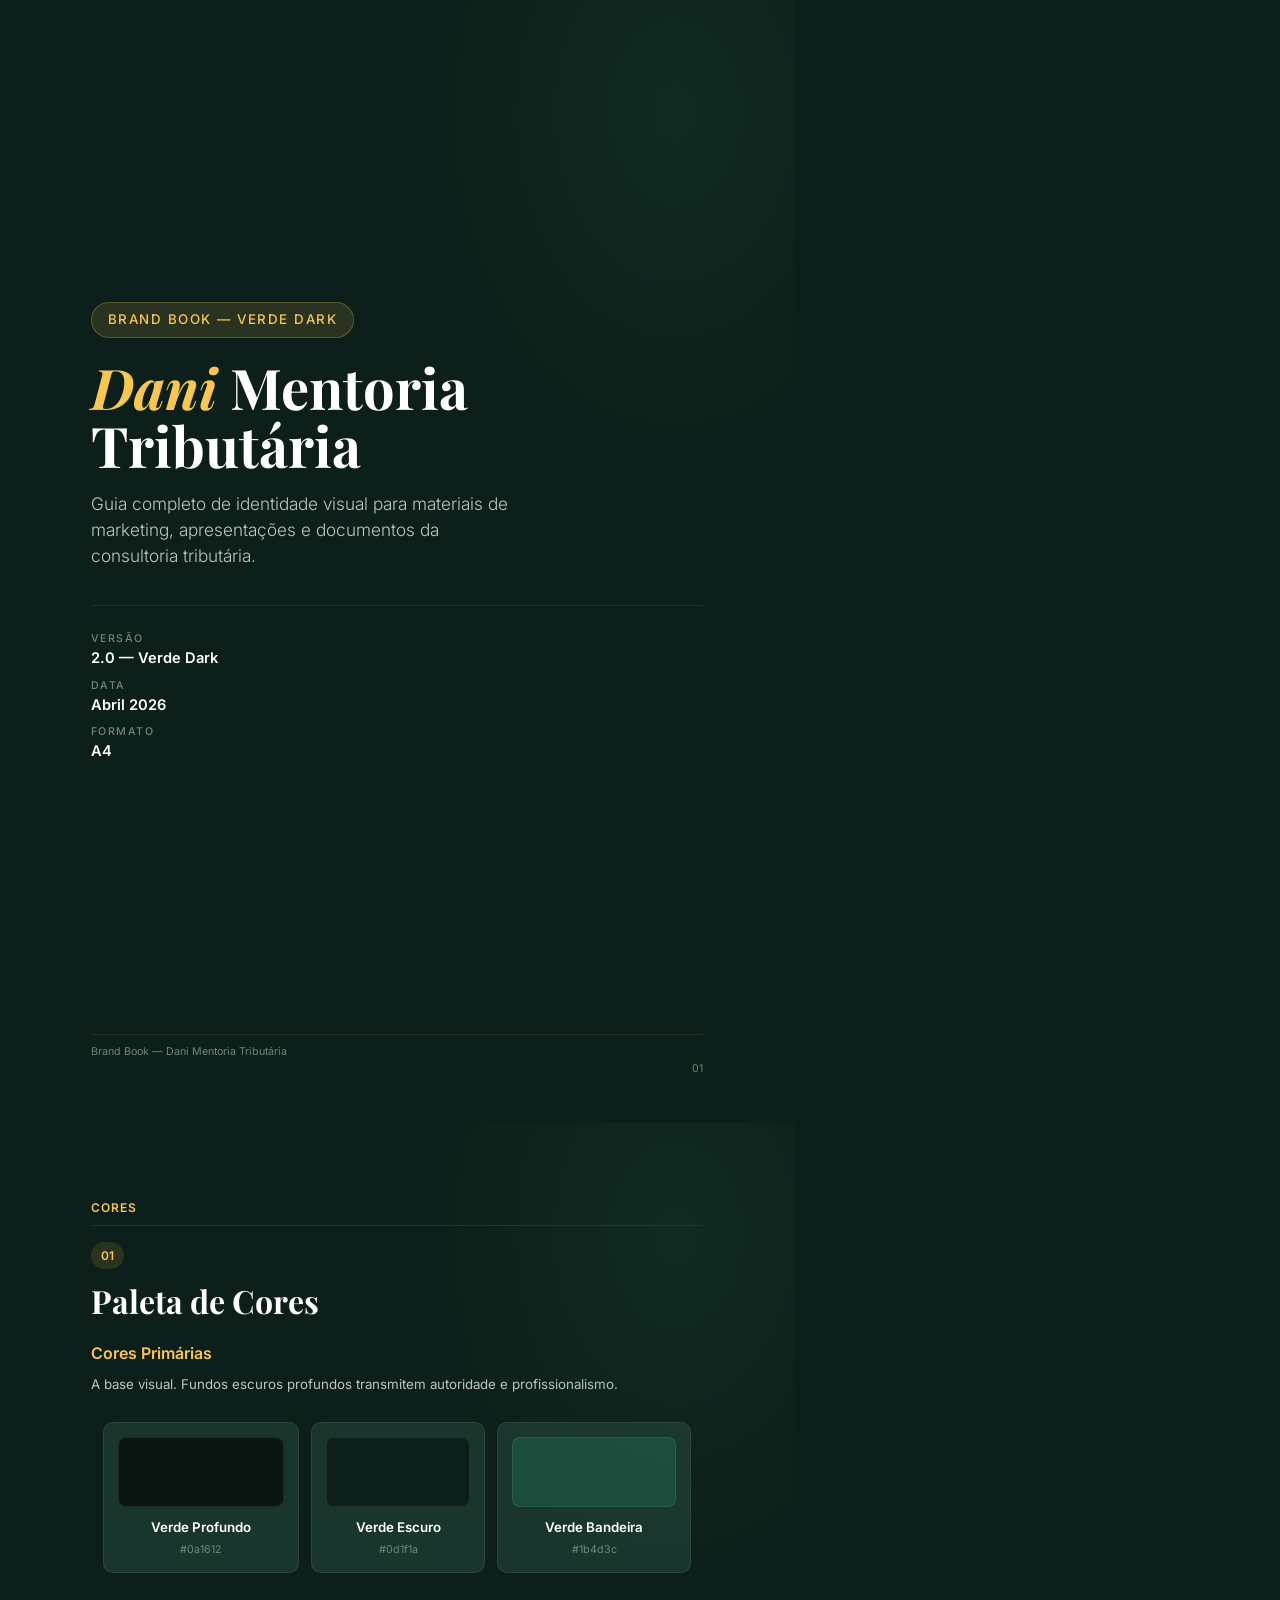
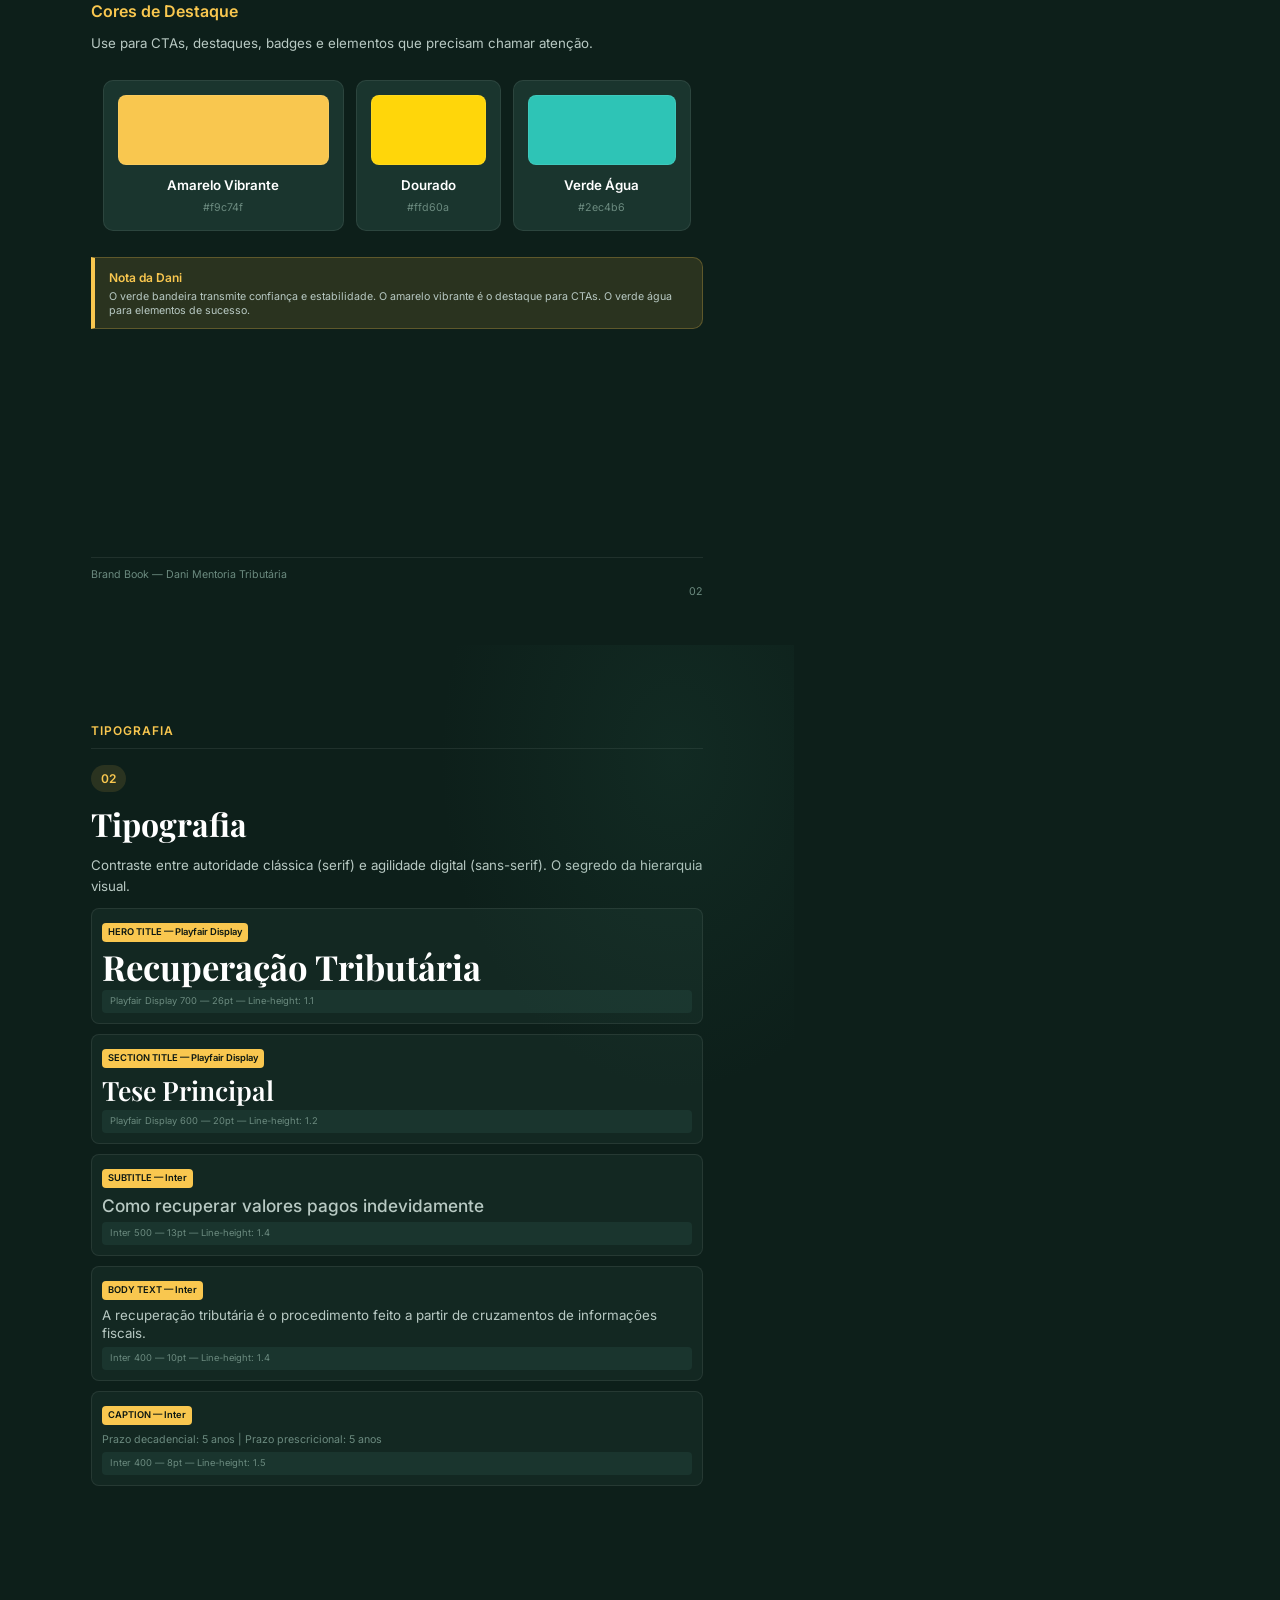
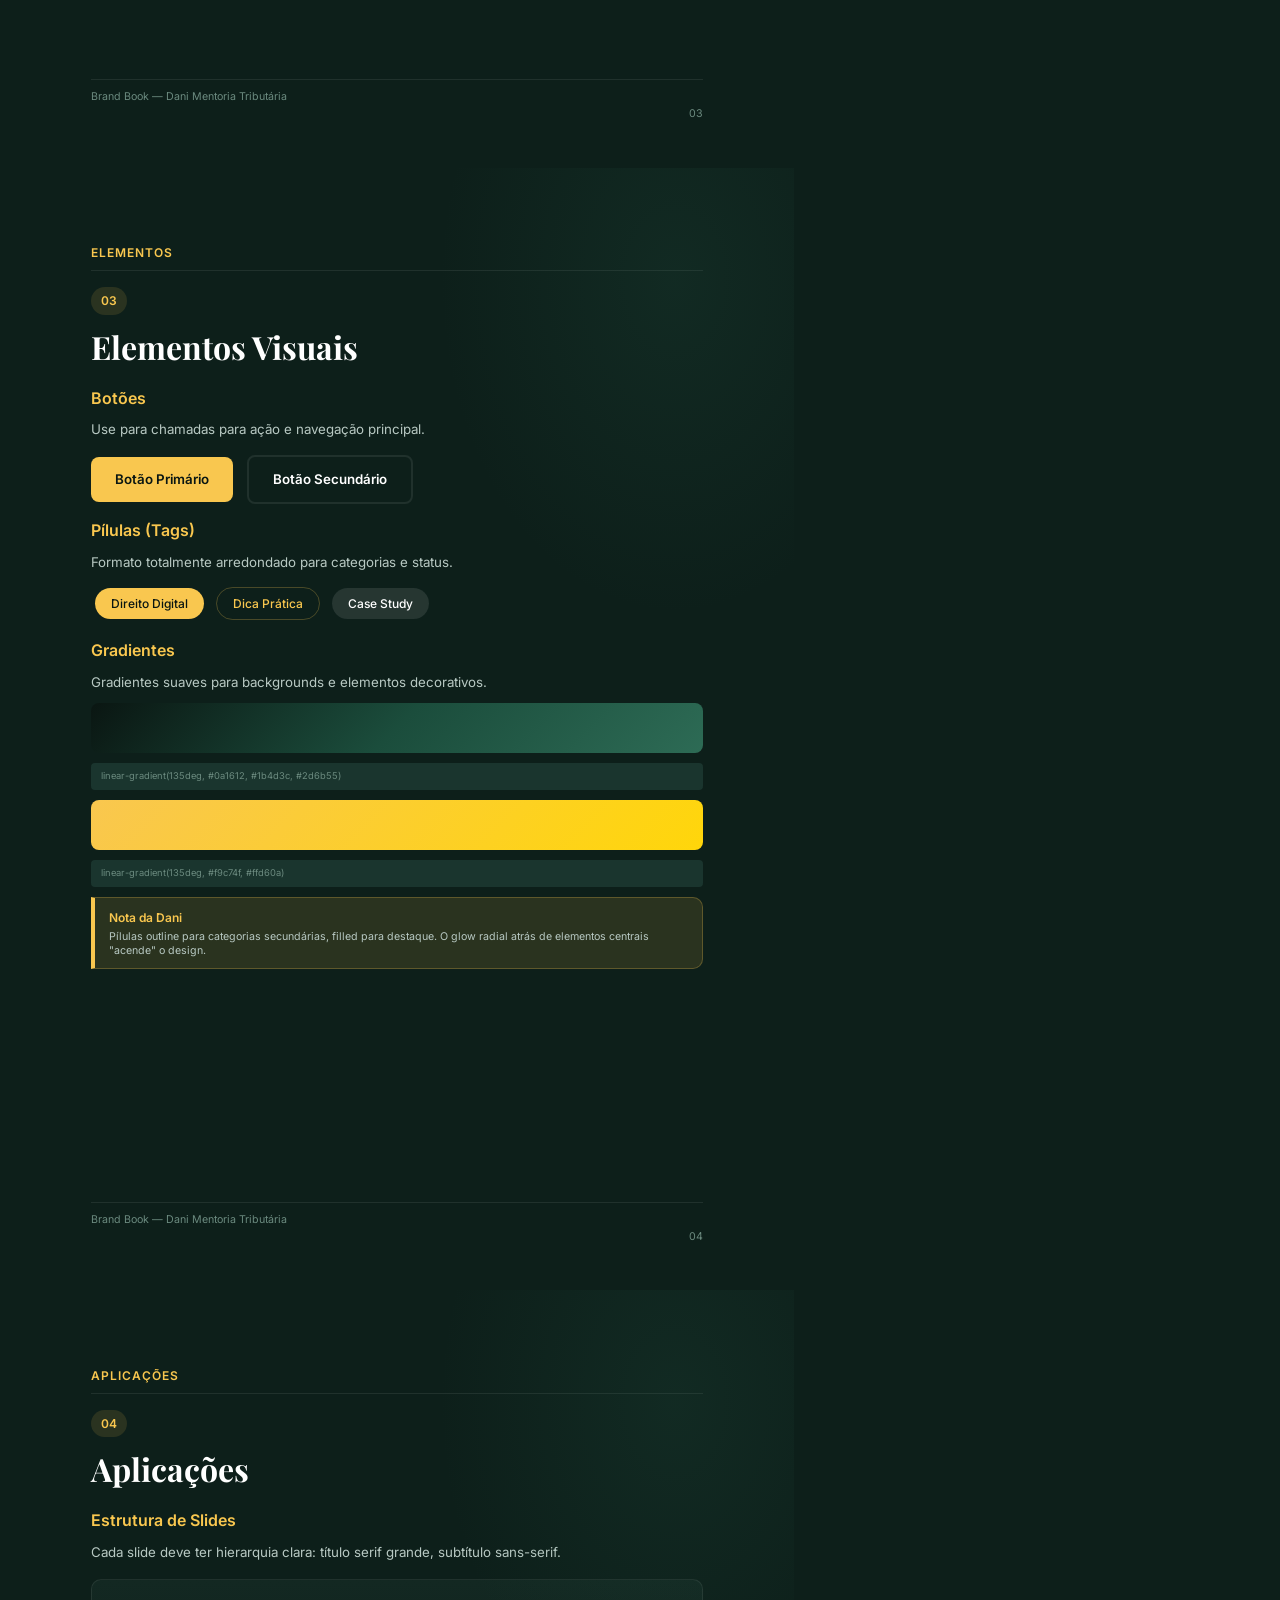
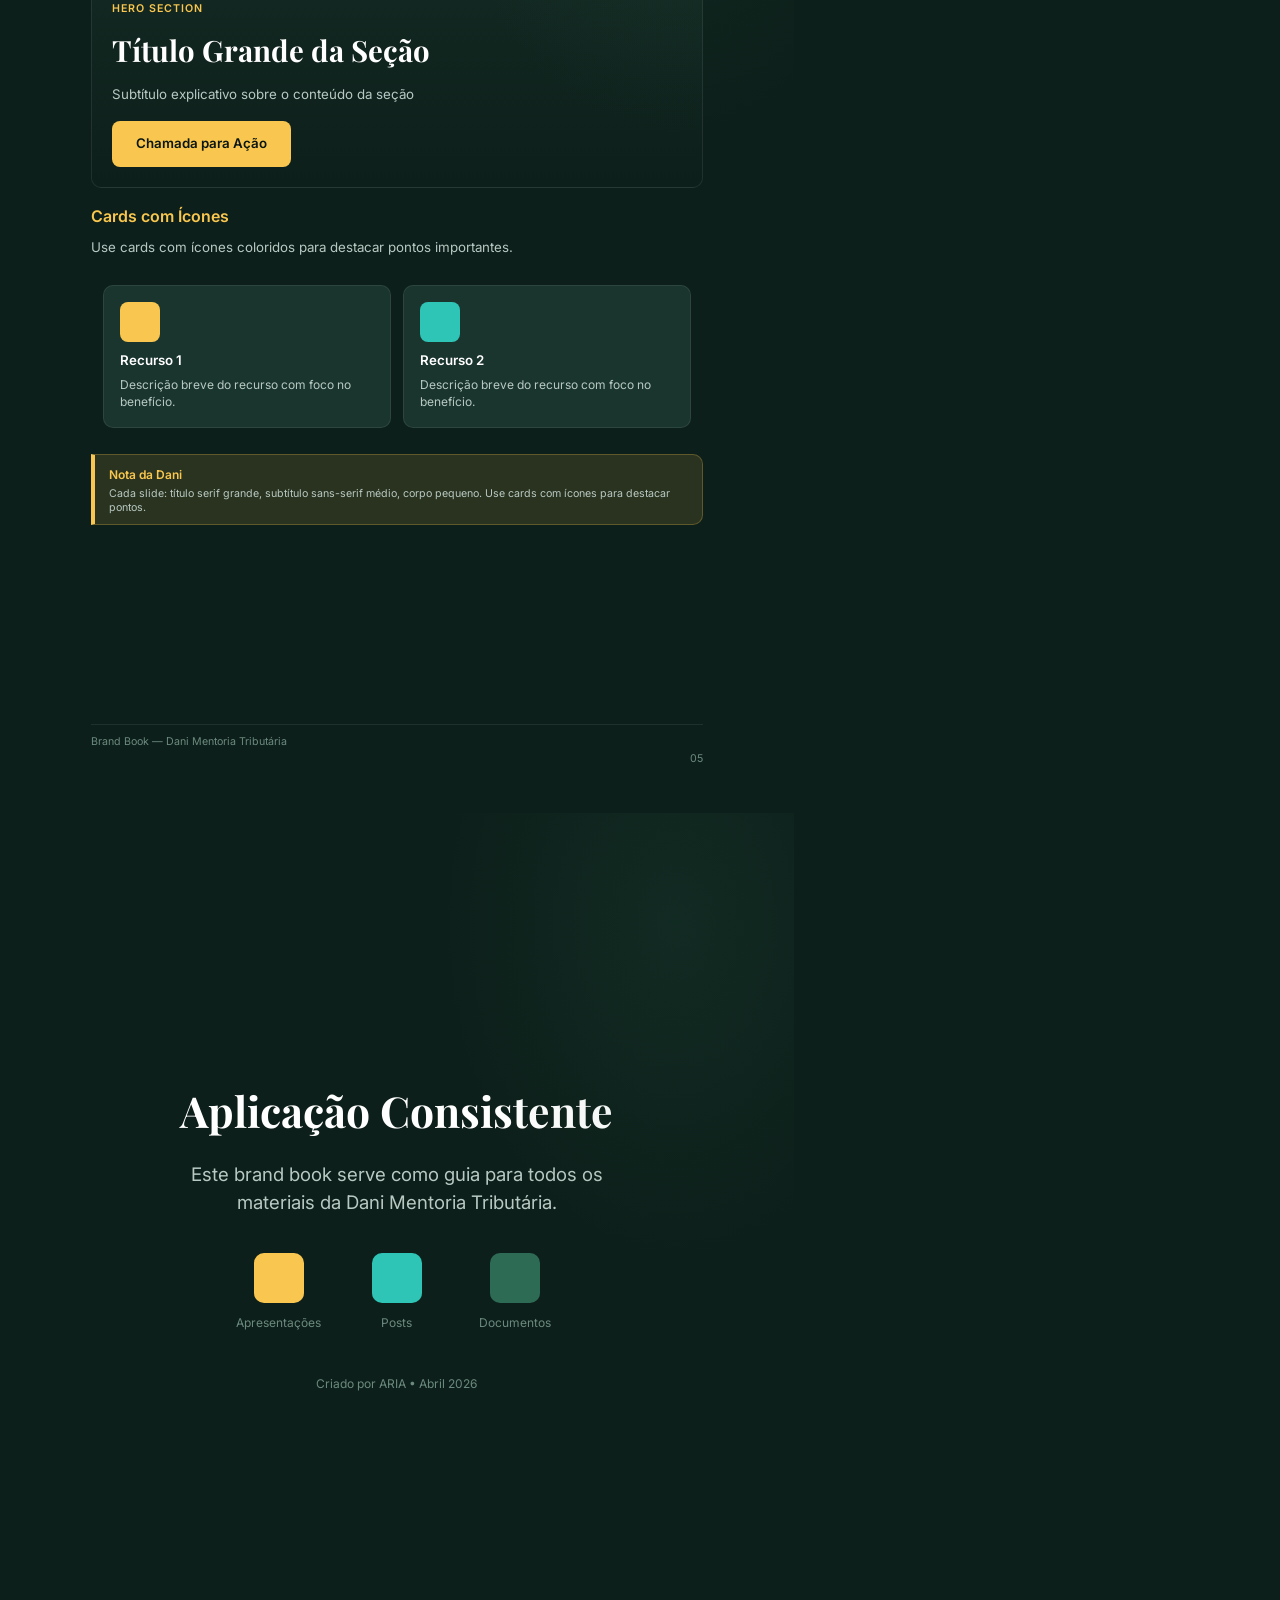
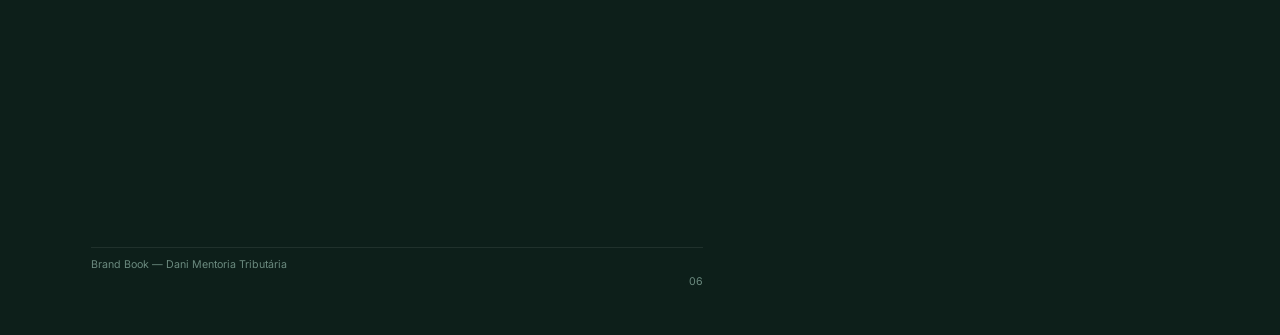
<file: dani/brand-book-verde-dark.html>
<!DOCTYPE html>
<html lang="pt-BR">
<head>
<meta charset="UTF-8">
<title>Brand Book — Dani Mentoria Tributária (Verde Dark)</title>
<style>
@import url('https://fonts.googleapis.com/css2?family=Playfair+Display:wght@400;500;600;700;800&family=Inter:wght@300;400;500;600;700&display=swap');

:root {
  --bg-deep: #0a1612;
  --bg: #0d1f1a;
  --bg-elevated: #132822;
  --bg-card: #1a352e;
  --brand: #1b4d3c;
  --brand-light: #2d6b55;
  --accent: #f9c74f;
  --accent-dim: rgba(249, 199, 79, 0.12);
  --accent-border: rgba(249, 199, 79, 0.25);
  --emerald: #2ec4b6;
  --emerald-dim: rgba(46, 196, 182, 0.12);
  --text: #ffffff;
  --text-secondary: #b8c9c3;
  --text-muted: #6b8a7f;
  --border: rgba(255,255,255,0.08);
  --glow: rgba(45, 107, 85, 0.15);
}

@page { size: A4; margin: 0; }
* { margin: 0; padding: 0; box-sizing: border-box; }

body {
  font-family: 'Inter', -apple-system, sans-serif;
  background: var(--bg);
  color: var(--text);
  font-size: 10.5pt;
  line-height: 1.6;
}

/* PAGE STRUCTURE */
.page {
  width: 210mm;
  height: 297mm;
  padding: 20mm 24mm 30mm;
  position: relative;
  page-break-after: always;
  page-break-inside: avoid;
  background: var(--bg);
  overflow: hidden;
}

.page::before {
  content: '';
  position: absolute;
  top: -20%;
  right: -15%;
  width: 60%;
  height: 60%;
  background: radial-gradient(ellipse, var(--glow) 0%, transparent 70%);
  pointer-events: none;
}

.page-header {
  margin-bottom: 16px;
  padding-bottom: 8px;
  border-bottom: 1px solid var(--border);
}

.page-header-left {
  font-size: 9pt;
  color: var(--accent);
  font-weight: 600;
  letter-spacing: 1px;
  text-transform: uppercase;
}

.page-footer {
  position: absolute;
  bottom: 12mm;
  left: 24mm;
  right: 24mm;
  padding-top: 8px;
  border-top: 1px solid var(--border);
}

.page-footer-left {
  font-size: 8pt;
  color: var(--text-muted);
}

.page-footer-right {
  font-size: 8pt;
  color: var(--text-muted);
  text-align: right;
}

/* SECTION */
.section-number {
  font-size: 9pt;
  font-weight: 600;
  color: var(--accent);
  padding: 4px 10px;
  background: var(--accent-dim);
  border-radius: 999px;
  display: inline-block;
  margin-bottom: 6px;
}

.section-title {
  font-family: 'Playfair Display', Georgia, serif;
  font-size: 24pt;
  font-weight: 700;
  color: var(--text);
  margin-bottom: 6px;
}

h3 {
  font-size: 12pt;
  font-weight: 600;
  color: var(--accent);
  margin: 14px 0 8px;
}

p {
  margin-bottom: 8px;
  color: var(--text-secondary);
  font-size: 10pt;
}

/* COVER */
.cover-content {
  padding-top: 60mm;
}

.cover-badge {
  padding: 6px 16px;
  background: var(--accent-dim);
  border: 1px solid var(--accent-border);
  border-radius: 999px;
  font-size: 10pt;
  font-weight: 500;
  color: var(--accent);
  letter-spacing: 1.5px;
  text-transform: uppercase;
  display: inline-block;
  margin-bottom: 20px;
}

.cover-title {
  font-family: 'Playfair Display', Georgia, serif;
  font-size: 42pt;
  font-weight: 700;
  line-height: 1.05;
  color: var(--text);
  margin-bottom: 16px;
}

.cover-title em {
  font-style: italic;
  color: var(--accent);
}

.cover-subtitle {
  font-size: 13pt;
  font-weight: 300;
  color: var(--text-secondary);
  line-height: 1.5;
  margin-bottom: 36px;
  max-width: 420px;
}

.cover-meta {
  padding-top: 24px;
  border-top: 1px solid var(--border);
}

.cover-meta-row {
  margin-bottom: 6px;
}

.cover-meta-label {
  font-size: 8pt;
  text-transform: uppercase;
  letter-spacing: 1.5px;
  color: var(--text-muted);
  font-weight: 500;
}

.cover-meta-value {
  font-size: 11pt;
  font-weight: 600;
  color: var(--text);
}

/* COLOR TABLE */
.color-table {
  width: 100%;
  border-collapse: separate;
  border-spacing: 12px;
  margin: 14px 0;
}

.color-table td {
  background: var(--bg-card);
  border: 1px solid var(--border);
  border-radius: 10px;
  padding: 14px;
  text-align: center;
  vertical-align: top;
}

.color-swatch {
  width: 100%;
  height: 70px;
  border-radius: 8px;
  margin-bottom: 10px;
  border: 1px solid var(--border);
}

.color-name {
  font-size: 10pt;
  font-weight: 600;
  color: var(--text);
  margin-bottom: 3px;
}

.color-hex {
  font-size: 8pt;
  color: var(--text-muted);
}

/* TYPOGRAPHY */
.typography-section {
  margin: 10px 0;
  padding: 10px;
  background: var(--bg-elevated);
  border-radius: 8px;
  border: 1px solid var(--border);
}

.spec-label {
  background: var(--accent);
  color: var(--bg-deep);
  padding: 2px 6px;
  border-radius: 4px;
  font-size: 7pt;
  font-weight: 600;
  display: inline-block;
  margin-bottom: 4px;
}

.spec-hero {
  font-family: 'Playfair Display', Georgia, serif;
  font-size: 26pt;
  font-weight: 700;
  line-height: 1.1;
  color: var(--text);
  margin: 2px 0;
}

.spec-section {
  font-family: 'Playfair Display', Georgia, serif;
  font-size: 20pt;
  font-weight: 600;
  line-height: 1.2;
  color: var(--text);
  margin: 2px 0;
}

.spec-subtitle {
  font-size: 13pt;
  font-weight: 500;
  line-height: 1.4;
  color: var(--text-secondary);
  margin: 2px 0;
}

.spec-body {
  font-size: 10pt;
  font-weight: 400;
  line-height: 1.4;
  color: var(--text-secondary);
  margin: 2px 0;
}

.spec-caption {
  font-size: 8pt;
  font-weight: 400;
  color: var(--text-muted);
  margin: 2px 0;
}

.spec-code {
  font-size: 7pt;
  color: var(--text-muted);
  background: var(--bg-card);
  padding: 4px 8px;
  border-radius: 4px;
  margin-top: 4px;
}

/* NOTE BOX */
.note-box {
  background: var(--accent-dim);
  border: 1px solid var(--accent-border);
  border-left: 4px solid var(--accent);
  border-radius: 0 10px 10px 0;
  padding: 10px 14px;
  margin: 10px 0;
}

.note-title {
  font-size: 9pt;
  font-weight: 600;
  color: var(--accent);
  margin-bottom: 3px;
}

.note-content {
  font-size: 8pt;
  color: var(--text-secondary);
  line-height: 1.3;
}

/* CARDS */
.card {
  background: var(--bg-card);
  border: 1px solid var(--border);
  border-radius: 10px;
  padding: 14px;
  margin: 12px 0;
}

.card-title {
  font-size: 11pt;
  font-weight: 600;
  color: var(--text);
  margin-bottom: 6px;
}

.card-desc {
  font-size: 9pt;
  color: var(--text-secondary);
  line-height: 1.4;
}

/* BUTTONS */
.btn {
  padding: 12px 24px;
  border-radius: 8px;
  font-weight: 600;
  font-size: 10pt;
  text-decoration: none;
  color: var(--bg-deep);
  background: var(--accent);
  display: inline-block;
  margin-right: 10px;
}

.btn-secondary {
  padding: 12px 24px;
  border-radius: 8px;
  font-weight: 600;
  font-size: 10pt;
  text-decoration: none;
  color: var(--text);
  background: transparent;
  border: 2px solid var(--border);
  display: inline-block;
}

/* GRADIENTS */
.gradient-box {
  height: 50px;
  border-radius: 8px;
  margin: 10px 0;
}

.gradient-primary {
  background: linear-gradient(135deg, var(--bg-deep) 0%, var(--brand) 50%, var(--brand-light) 100%);
}

.gradient-accent {
  background: linear-gradient(135deg, var(--accent) 0%, #ffd60a 100%);
}

.gradient-code {
  font-size: 7pt;
  color: var(--text-muted);
  background: var(--bg-card);
  padding: 6px 10px;
  border-radius: 4px;
  margin-top: 6px;
}

/* PILLS */
.pill {
  padding: 6px 16px;
  border-radius: 999px;
  font-size: 9pt;
  font-weight: 500;
  display: inline-block;
  margin: 4px;
}

.pill-filled {
  background: var(--accent);
  color: var(--bg-deep);
}

.pill-outline {
  background: transparent;
  border: 1px solid var(--accent-border);
  color: var(--accent);
}

.pill-glass {
  background: rgba(255,255,255,0.1);
  color: var(--text);
}

/* ELEMENTS TABLE */
.elements-table {
  width: 100%;
  border-collapse: separate;
  border-spacing: 12px;
  margin: 14px 0;
}

.elements-table td {
  background: var(--bg-card);
  border: 1px solid var(--border);
  border-radius: 10px;
  padding: 16px;
  vertical-align: top;
}

.element-title {
  font-size: 10pt;
  font-weight: 600;
  color: var(--text);
  margin-bottom: 6px;
}

.icon-box {
  width: 40px;
  height: 40px;
  border-radius: 8px;
  margin-bottom: 8px;
}

.icon-accent { background: var(--accent); }
.icon-emerald { background: var(--emerald); }
.icon-brand { background: var(--brand-light); }

/* HERO CARD */
.hero-card {
  background: linear-gradient(180deg, var(--bg-elevated), var(--bg));
  border: 1px solid var(--border);
  border-radius: 10px;
  padding: 20px;
  margin: 16px 0;
}

.hero-label {
  color: var(--accent);
  font-size: 8pt;
  margin-bottom: 10px;
  font-weight: 600;
  letter-spacing: 1px;
  text-transform: uppercase;
}

.hero-title {
  font-family: 'Playfair Display', Georgia, serif;
  font-size: 22pt;
  margin-bottom: 10px;
  color: var(--text);
}

.hero-subtitle {
  color: var(--text-secondary);
  margin-bottom: 16px;
  font-size: 10pt;
}

/* FINAL PAGE */
.final-content {
  text-align: center;
  padding-top: 50mm;
}

.final-title {
  font-family: 'Playfair Display', Georgia, serif;
  font-size: 32pt;
  font-weight: 700;
  color: var(--text);
  margin-bottom: 16px;
}

.final-subtitle {
  font-size: 14pt;
  color: var(--text-secondary);
  max-width: 450px;
  margin: 0 auto 36px;
  line-height: 1.5;
}

.final-icons {
  margin-bottom: 40px;
  text-align: center;
}

.final-icon-item {
  display: inline-block;
  width: 90px;
  text-align: center;
  margin: 0 12px;
}

.final-icon-box {
  width: 50px;
  height: 50px;
  border-radius: 10px;
  margin: 0 auto 10px;
}

.final-icon-label {
  font-size: 9pt;
  color: var(--text-muted);
}

.final-credit {
  color: var(--text-muted);
  font-size: 9pt;
}
</style>
</head>
<body>

<!-- PAGE 1: COVER -->
<div class="page">
  <div class="cover-content">
    <div class="cover-badge">BRAND BOOK — VERDE DARK</div>
    <h1 class="cover-title"><em>Dani</em> Mentoria Tributária</h1>
    <p class="cover-subtitle">Guia completo de identidade visual para materiais de marketing, apresentações e documentos da consultoria tributária.</p>
    
    <div class="cover-meta">
      <div class="cover-meta-row">
        <div class="cover-meta-label">Versão</div>
        <div class="cover-meta-value">2.0 — Verde Dark</div>
      </div>
      <div class="cover-meta-row">
        <div class="cover-meta-label">Data</div>
        <div class="cover-meta-value">Abril 2026</div>
      </div>
      <div class="cover-meta-row">
        <div class="cover-meta-label">Formato</div>
        <div class="cover-meta-value">A4</div>
      </div>
    </div>
  </div>
  
  <div class="page-footer">
    <div class="page-footer-left">Brand Book — Dani Mentoria Tributária</div>
    <div class="page-footer-right">01</div>
  </div>
</div>

<!-- PAGE 2: COLORS -->
<div class="page">
  <div class="page-header">
    <div class="page-header-left">Cores</div>
  </div>
  
  <div class="section-number">01</div>
  <h2 class="section-title">Paleta de Cores</h2>
  
  <h3>Cores Primárias</h3>
  <p>A base visual. Fundos escuros profundos transmitem autoridade e profissionalismo.</p>
  
  <table class="color-table">
    <tr>
      <td>
        <div class="color-swatch" style="background: #0a1612;"></div>
        <div class="color-name">Verde Profundo</div>
        <div class="color-hex">#0a1612</div>
      </td>
      <td>
        <div class="color-swatch" style="background: #0d1f1a;"></div>
        <div class="color-name">Verde Escuro</div>
        <div class="color-hex">#0d1f1a</div>
      </td>
      <td>
        <div class="color-swatch" style="background: #1b4d3c;"></div>
        <div class="color-name">Verde Bandeira</div>
        <div class="color-hex">#1b4d3c</div>
      </td>
    </tr>
  </table>
  
  <h3>Cores de Destaque</h3>
  <p>Use para CTAs, destaques, badges e elementos que precisam chamar atenção.</p>
  
  <table class="color-table">
    <tr>
      <td>
        <div class="color-swatch" style="background: #f9c74f;"></div>
        <div class="color-name">Amarelo Vibrante</div>
        <div class="color-hex">#f9c74f</div>
      </td>
      <td>
        <div class="color-swatch" style="background: #ffd60a;"></div>
        <div class="color-name">Dourado</div>
        <div class="color-hex">#ffd60a</div>
      </td>
      <td>
        <div class="color-swatch" style="background: #2ec4b6;"></div>
        <div class="color-name">Verde Água</div>
        <div class="color-hex">#2ec4b6</div>
      </td>
    </tr>
  </table>
  
  <div class="note-box">
    <div class="note-title">Nota da Dani</div>
    <div class="note-content">O verde bandeira transmite confiança e estabilidade. O amarelo vibrante é o destaque para CTAs. O verde água para elementos de sucesso.</div>
  </div>
  
  <div class="page-footer">
    <div class="page-footer-left">Brand Book — Dani Mentoria Tributária</div>
    <div class="page-footer-right">02</div>
  </div>
</div>

<!-- PAGE 3: TYPOGRAPHY -->
<div class="page">
  <div class="page-header">
    <div class="page-header-left">Tipografia</div>
  </div>
  
  <div class="section-number">02</div>
  <h2 class="section-title">Tipografia</h2>
  <p style="margin-bottom: 10px;">Contraste entre autoridade clássica (serif) e agilidade digital (sans-serif). O segredo da hierarquia visual.</p>
  
  <div class="typography-section">
    <div class="spec-label">HERO TITLE — Playfair Display</div>
    <h1 class="spec-hero">Recuperação Tributária</h1>
    <div class="spec-code">Playfair Display 700 — 26pt — Line-height: 1.1</div>
  </div>
  
  <div class="typography-section">
    <div class="spec-label">SECTION TITLE — Playfair Display</div>
    <h2 class="spec-section">Tese Principal</h2>
    <div class="spec-code">Playfair Display 600 — 20pt — Line-height: 1.2</div>
  </div>
  
  <div class="typography-section">
    <div class="spec-label">SUBTITLE — Inter</div>
    <h3 class="spec-subtitle">Como recuperar valores pagos indevidamente</h3>
    <div class="spec-code">Inter 500 — 13pt — Line-height: 1.4</div>
  </div>
  
  <div class="typography-section">
    <div class="spec-label">BODY TEXT — Inter</div>
    <p class="spec-body">A recuperação tributária é o procedimento feito a partir de cruzamentos de informações fiscais.</p>
    <div class="spec-code">Inter 400 — 10pt — Line-height: 1.4</div>
  </div>
  
  <div class="typography-section">
    <div class="spec-label">CAPTION — Inter</div>
    <p class="spec-caption">Prazo decadencial: 5 anos | Prazo prescricional: 5 anos</p>
    <div class="spec-code">Inter 400 — 8pt — Line-height: 1.5</div>
  </div>
  
  <div class="page-footer">
    <div class="page-footer-left">Brand Book — Dani Mentoria Tributária</div>
    <div class="page-footer-right">03</div>
  </div>
</div>

<!-- PAGE 4: ELEMENTS -->
<div class="page">
  <div class="page-header">
    <div class="page-header-left">Elementos</div>
  </div>
  
  <div class="section-number">03</div>
  <h2 class="section-title">Elementos Visuais</h2>
  
  <h3>Botões</h3>
  <p>Use para chamadas para ação e navegação principal.</p>
  <div style="margin: 14px 0;">
    <a href="#" class="btn">Botão Primário</a>
    <a href="#" class="btn-secondary">Botão Secundário</a>
  </div>
  
  <h3>Pílulas (Tags)</h3>
  <p>Formato totalmente arredondado para categorias e status.</p>
  <div style="margin: 10px 0;">
    <span class="pill pill-filled">Direito Digital</span>
    <span class="pill pill-outline">Dica Prática</span>
    <span class="pill pill-glass">Case Study</span>
  </div>
  
  <h3>Gradientes</h3>
  <p>Gradientes suaves para backgrounds e elementos decorativos.</p>
  <div class="gradient-box gradient-primary"></div>
  <div class="gradient-code">linear-gradient(135deg, #0a1612, #1b4d3c, #2d6b55)</div>
  <div class="gradient-box gradient-accent"></div>
  <div class="gradient-code">linear-gradient(135deg, #f9c74f, #ffd60a)</div>
  
  <div class="note-box">
    <div class="note-title">Nota da Dani</div>
    <div class="note-content">Pílulas outline para categorias secundárias, filled para destaque. O glow radial atrás de elementos centrais "acende" o design.</div>
  </div>
  
  <div class="page-footer">
    <div class="page-footer-left">Brand Book — Dani Mentoria Tributária</div>
    <div class="page-footer-right">04</div>
  </div>
</div>

<!-- PAGE 5: APPLICATIONS -->
<div class="page">
  <div class="page-header">
    <div class="page-header-left">Aplicações</div>
  </div>
  
  <div class="section-number">04</div>
  <h2 class="section-title">Aplicações</h2>
  
  <h3>Estrutura de Slides</h3>
  <p>Cada slide deve ter hierarquia clara: título serif grande, subtítulo sans-serif.</p>
  
  <div class="hero-card">
    <div class="hero-label">HERO SECTION</div>
    <h2 class="hero-title">Título Grande da Seção</h2>
    <p class="hero-subtitle">Subtítulo explicativo sobre o conteúdo da seção</p>
    <a href="#" class="btn">Chamada para Ação</a>
  </div>
  
  <h3>Cards com Ícones</h3>
  <p>Use cards com ícones coloridos para destacar pontos importantes.</p>
  
  <table class="elements-table">
    <tr>
      <td>
        <div class="icon-box icon-accent"></div>
        <div class="element-title">Recurso 1</div>
        <div class="card-desc">Descrição breve do recurso com foco no benefício.</div>
      </td>
      <td>
        <div class="icon-box icon-emerald"></div>
        <div class="element-title">Recurso 2</div>
        <div class="card-desc">Descrição breve do recurso com foco no benefício.</div>
      </td>
    </tr>
  </table>
  
  <div class="note-box">
    <div class="note-title">Nota da Dani</div>
    <div class="note-content">Cada slide: título serif grande, subtítulo sans-serif médio, corpo pequeno. Use cards com ícones para destacar pontos.</div>
  </div>
  
  <div class="page-footer">
    <div class="page-footer-left">Brand Book — Dani Mentoria Tributária</div>
    <div class="page-footer-right">05</div>
  </div>
</div>

<!-- PAGE 6: FINAL -->
<div class="page">
  <div class="final-content">
    <h2 class="final-title">Aplicação Consistente</h2>
    <p class="final-subtitle">Este brand book serve como guia para todos os materiais da Dani Mentoria Tributária.</p>
    
    <div class="final-icons">
      <div class="final-icon-item">
        <div class="final-icon-box icon-accent"></div>
        <div class="final-icon-label">Apresentações</div>
      </div>
      <div class="final-icon-item">
        <div class="final-icon-box icon-emerald"></div>
        <div class="final-icon-label">Posts</div>
      </div>
      <div class="final-icon-item">
        <div class="final-icon-box icon-brand"></div>
        <div class="final-icon-label">Documentos</div>
      </div>
    </div>
    
    <div class="final-credit">Criado por ARIA • Abril 2026</div>
  </div>
  
  <div class="page-footer">
    <div class="page-footer-left">Brand Book — Dani Mentoria Tributária</div>
    <div class="page-footer-right">06</div>
  </div>
</div>

</body>
</html>
</file>
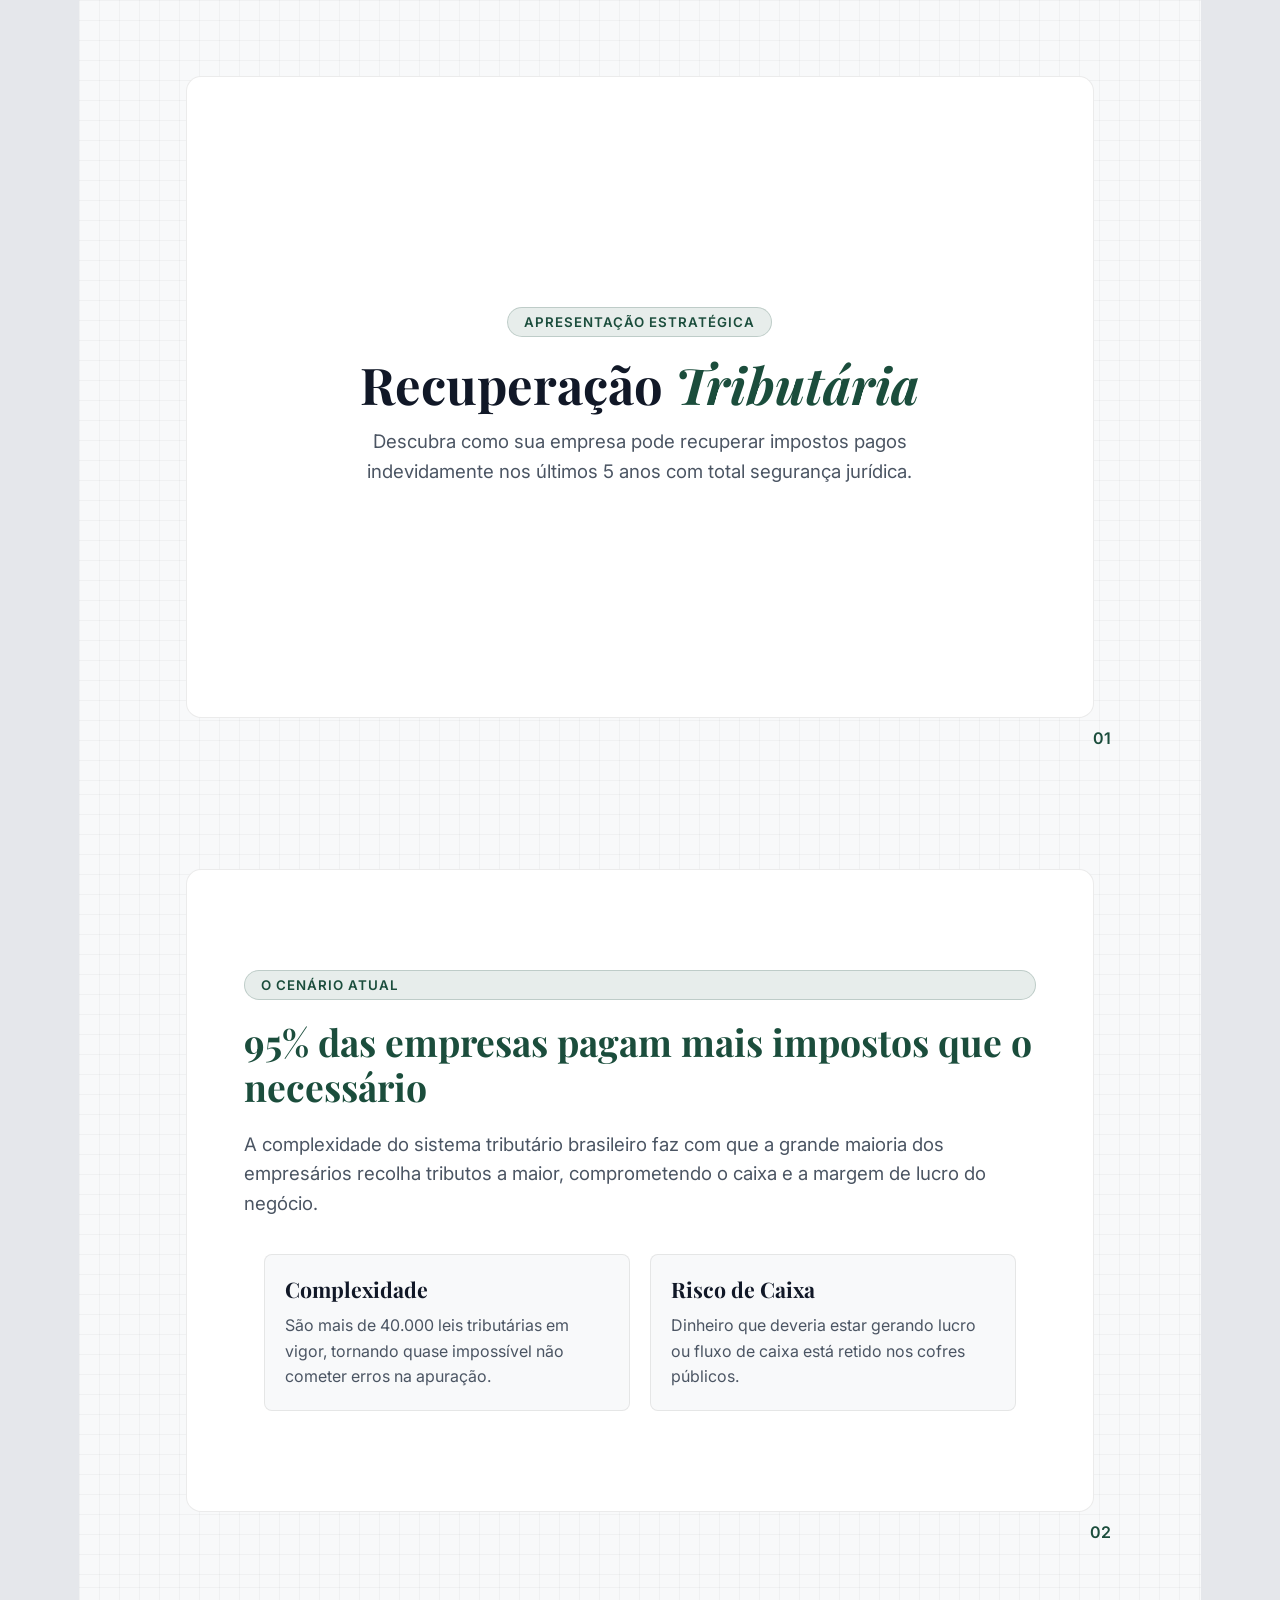
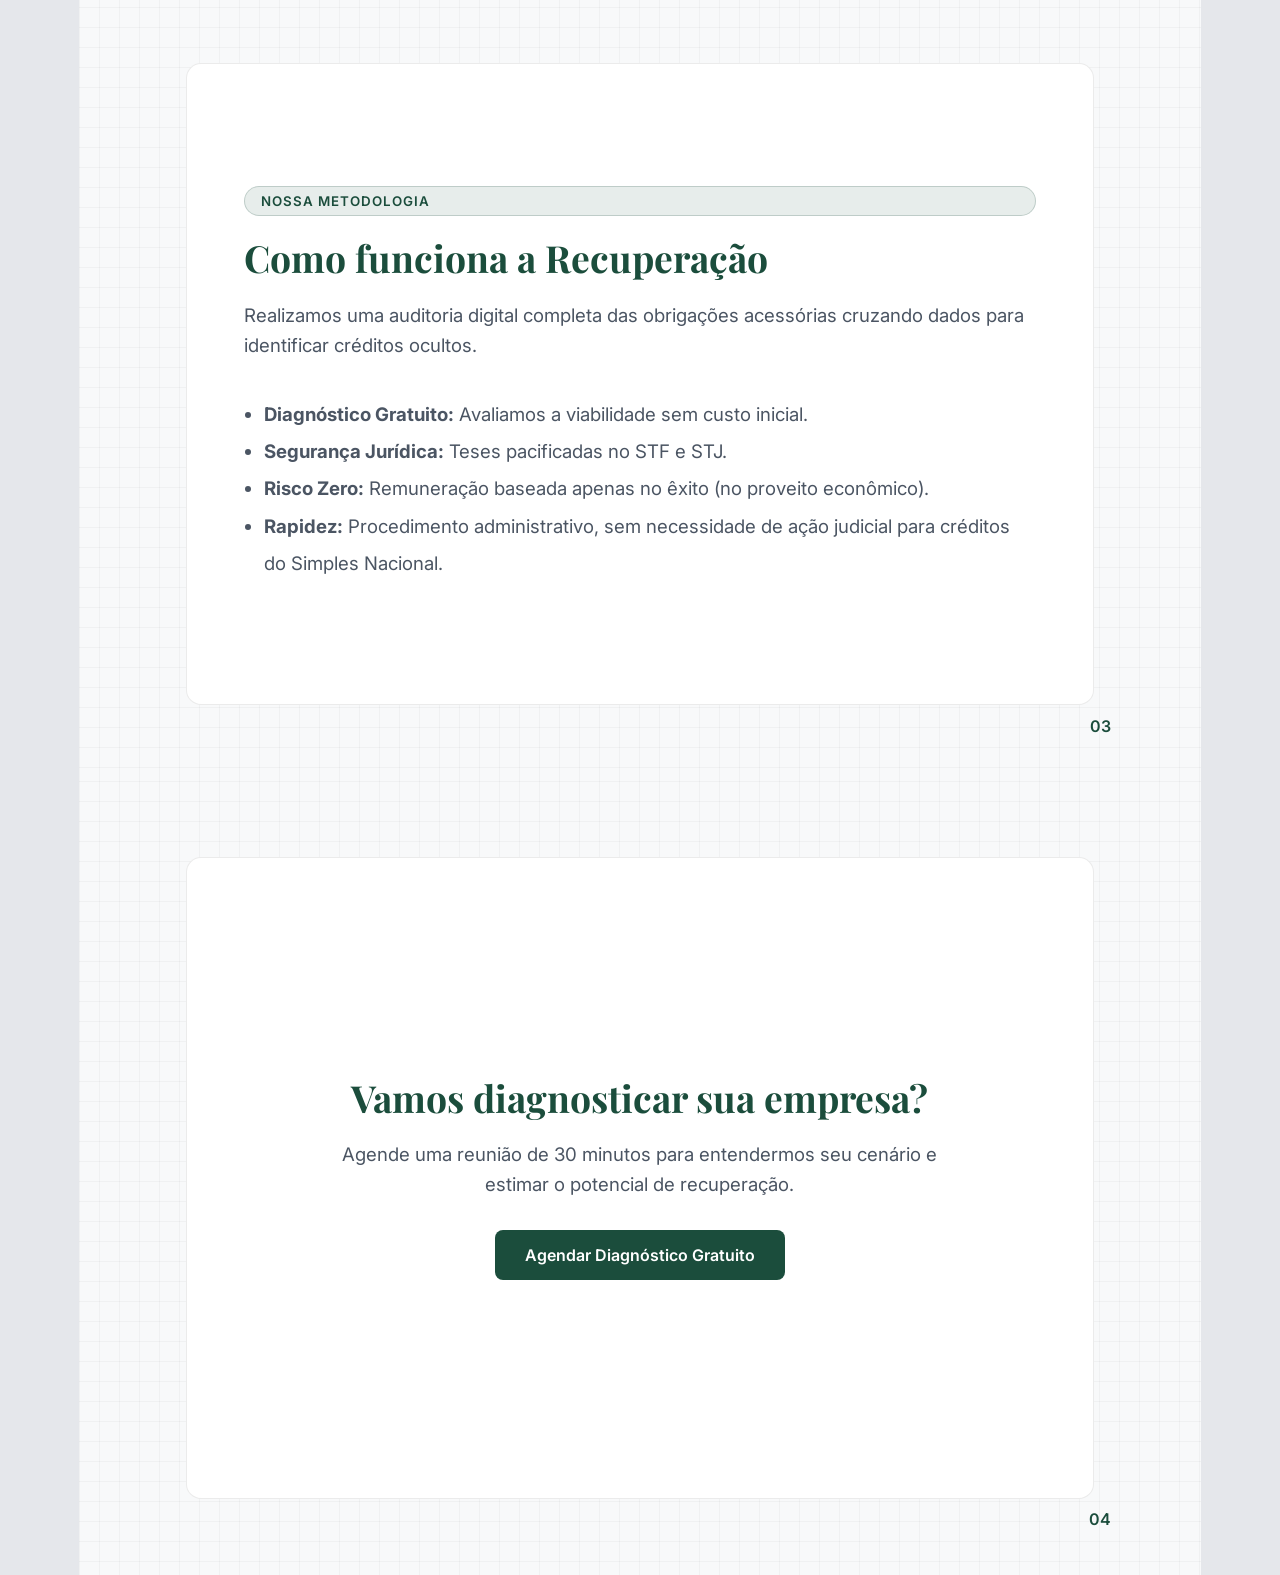
<file: clientes/dani/apresentacao-tributos/print.html>
<!DOCTYPE html>
<html lang="pt-BR">
<head>
  <meta charset="UTF-8">
  <title>Apresentação Tributos — Dani Mentoria Tributária</title>
  <style>
    @import url('https://fonts.googleapis.com/css2?family=Playfair+Display:wght@400;500;600;700;800&family=Inter:wght@300;400;500;600;700&display=swap');
    
    :root {
      --bg: #f8f9fa;
      --text: #111827;
      --text-secondary: #4b5563;
      --brand: #1b4d3c;
      --accent: #d4af37;
      --border: rgba(0,0,0,0.08);
    }
    
    @page {
      size: A4 landscape;
      margin: 0;
    }
    
    * {
      margin: 0;
      padding: 0;
      box-sizing: border-box;
    }
    
    body {
      font-family: 'Inter', -apple-system, sans-serif;
      background: #e5e7eb; /* cor de fundo fora da página para visualização no navegador */
      color: var(--text);
    }
    
    .page {
      width: 297mm;
      height: 210mm;
      padding: 20mm 24mm;
      position: relative;
      page-break-after: always;
      page-break-inside: avoid;
      background: var(--bg);
      overflow: hidden;
      margin: 0 auto;
      background-image: 
        linear-gradient(to right, rgba(0,0,0,0.03) 1px, transparent 1px),
        linear-gradient(to bottom, rgba(0,0,0,0.03) 1px, transparent 1px);
      background-size: 20px 20px;
    }
    
    .page-content {
      max-width: 240mm;
      margin: 0 auto;
      background: #fff;
      padding: 15mm;
      border-radius: 4mm;
      border: 1px solid var(--border);
      height: 100%;
      display: flex;
      flex-direction: column;
      justify-content: center;
    }

    .page-content-center {
      text-align: center;
      align-items: center;
    }

    /* Typography */
    h1, h2, h3 {
      font-family: 'Playfair Display', serif;
    }

    .hero-title {
      font-size: 38pt;
      line-height: 1.1;
      margin-bottom: 15px;
      color: var(--text);
    }
    
    .hero-title em {
      color: var(--brand);
      font-style: italic;
    }

    .section-title {
      font-size: 28pt;
      margin-bottom: 20px;
      color: var(--brand);
      line-height: 1.2;
    }

    p {
      font-size: 14pt;
      color: var(--text-secondary);
      line-height: 1.6;
      margin-bottom: 15px;
    }

    .pill {
      padding: 6px 16px;
      border-radius: 999px;
      font-size: 10pt;
      font-weight: 600;
      background: rgba(27, 77, 60, 0.1);
      color: var(--brand);
      border: 1px solid rgba(27, 77, 60, 0.2);
      display: inline-block;
      margin-bottom: 20px;
      text-transform: uppercase;
      letter-spacing: 1px;
    }

    /* Grid Fallback for WeasyPrint */
    .grid-2 {
      width: 100%;
      border-collapse: separate;
      border-spacing: 20px 0;
      margin-top: 20px;
    }
    
    .grid-2 td {
      width: 50%;
      vertical-align: top;
    }
    
    .card {
      background: var(--bg);
      padding: 20px;
      border-radius: 8px;
      border: 1px solid var(--border);
    }
    
    .card h3 {
      font-size: 16pt;
      margin-bottom: 10px;
      color: var(--text);
    }

    .card p {
      font-size: 12pt;
      margin-bottom: 0;
    }

    ul.benefits {
      font-size: 14pt;
      color: var(--text-secondary);
      line-height: 2;
      margin-top: 20px;
      padding-left: 20px;
    }

    .page-footer {
      position: absolute;
      bottom: 12mm;
      left: 24mm;
      right: 24mm;
      display: flex;
      justify-content: space-between;
      color: #9ca3af;
      font-size: 10pt;
    }

    .page-number {
      position: absolute;
      bottom: 12mm;
      right: 24mm;
      font-size: 12pt;
      color: var(--brand);
      font-weight: 600;
    }

  </style>
</head>
<body>

  <!-- Slide 1: Capa -->
  <div class="page">
    <div class="page-content page-content-center">
      <div style="margin: 0 auto; text-align: center;">
        <div class="pill">Apresentação Estratégica</div>
        <h1 class="hero-title">Recuperação <em>Tributária</em></h1>
        <p style="max-width: 600px; margin: 0 auto;">Descubra como sua empresa pode recuperar impostos pagos indevidamente nos últimos 5 anos com total segurança jurídica.</p>
      </div>
    </div>
    <div class="page-number">01</div>
  </div>

  <!-- Slide 2: O Problema -->
  <div class="page">
    <div class="page-content">
      <div class="pill">O Cenário Atual</div>
      <h2 class="section-title">95% das empresas pagam mais impostos que o necessário</h2>
      <p>A complexidade do sistema tributário brasileiro faz com que a grande maioria dos empresários recolha tributos a maior, comprometendo o caixa e a margem de lucro do negócio.</p>
      
      <table class="grid-2">
        <tr>
          <td>
            <div class="card">
              <h3>Complexidade</h3>
              <p>São mais de 40.000 leis tributárias em vigor, tornando quase impossível não cometer erros na apuração.</p>
            </div>
          </td>
          <td>
            <div class="card">
              <h3>Risco de Caixa</h3>
              <p>Dinheiro que deveria estar gerando lucro ou fluxo de caixa está retido nos cofres públicos.</p>
            </div>
          </td>
        </tr>
      </table>
    </div>
    <div class="page-number">02</div>
  </div>

  <!-- Slide 3: A Solução -->
  <div class="page">
    <div class="page-content">
      <div class="pill">Nossa Metodologia</div>
      <h2 class="section-title">Como funciona a Recuperação</h2>
      <p>Realizamos uma auditoria digital completa das obrigações acessórias cruzando dados para identificar créditos ocultos.</p>
      
      <ul class="benefits">
        <li><strong>Diagnóstico Gratuito:</strong> Avaliamos a viabilidade sem custo inicial.</li>
        <li><strong>Segurança Jurídica:</strong> Teses pacificadas no STF e STJ.</li>
        <li><strong>Risco Zero:</strong> Remuneração baseada apenas no êxito (no proveito econômico).</li>
        <li><strong>Rapidez:</strong> Procedimento administrativo, sem necessidade de ação judicial para créditos do Simples Nacional.</li>
      </ul>
    </div>
    <div class="page-number">03</div>
  </div>

  <!-- Slide 4: CTA -->
  <div class="page">
    <div class="page-content page-content-center">
      <div style="margin: 0 auto; text-align: center;">
        <h2 class="section-title">Vamos diagnosticar sua empresa?</h2>
        <p style="max-width: 600px; margin: 0 auto;">Agende uma reunião de 30 minutos para entendermos seu cenário e estimar o potencial de recuperação.</p>
        
        <div style="margin-top: 30px; padding: 15px 30px; background: var(--brand); color: #fff; font-weight: 600; border-radius: 8px; font-size: 12pt; display: inline-block;">
          Agendar Diagnóstico Gratuito
        </div>
      </div>
    </div>
    <div class="page-number">04</div>
  </div>

</body>
</html>
</file>
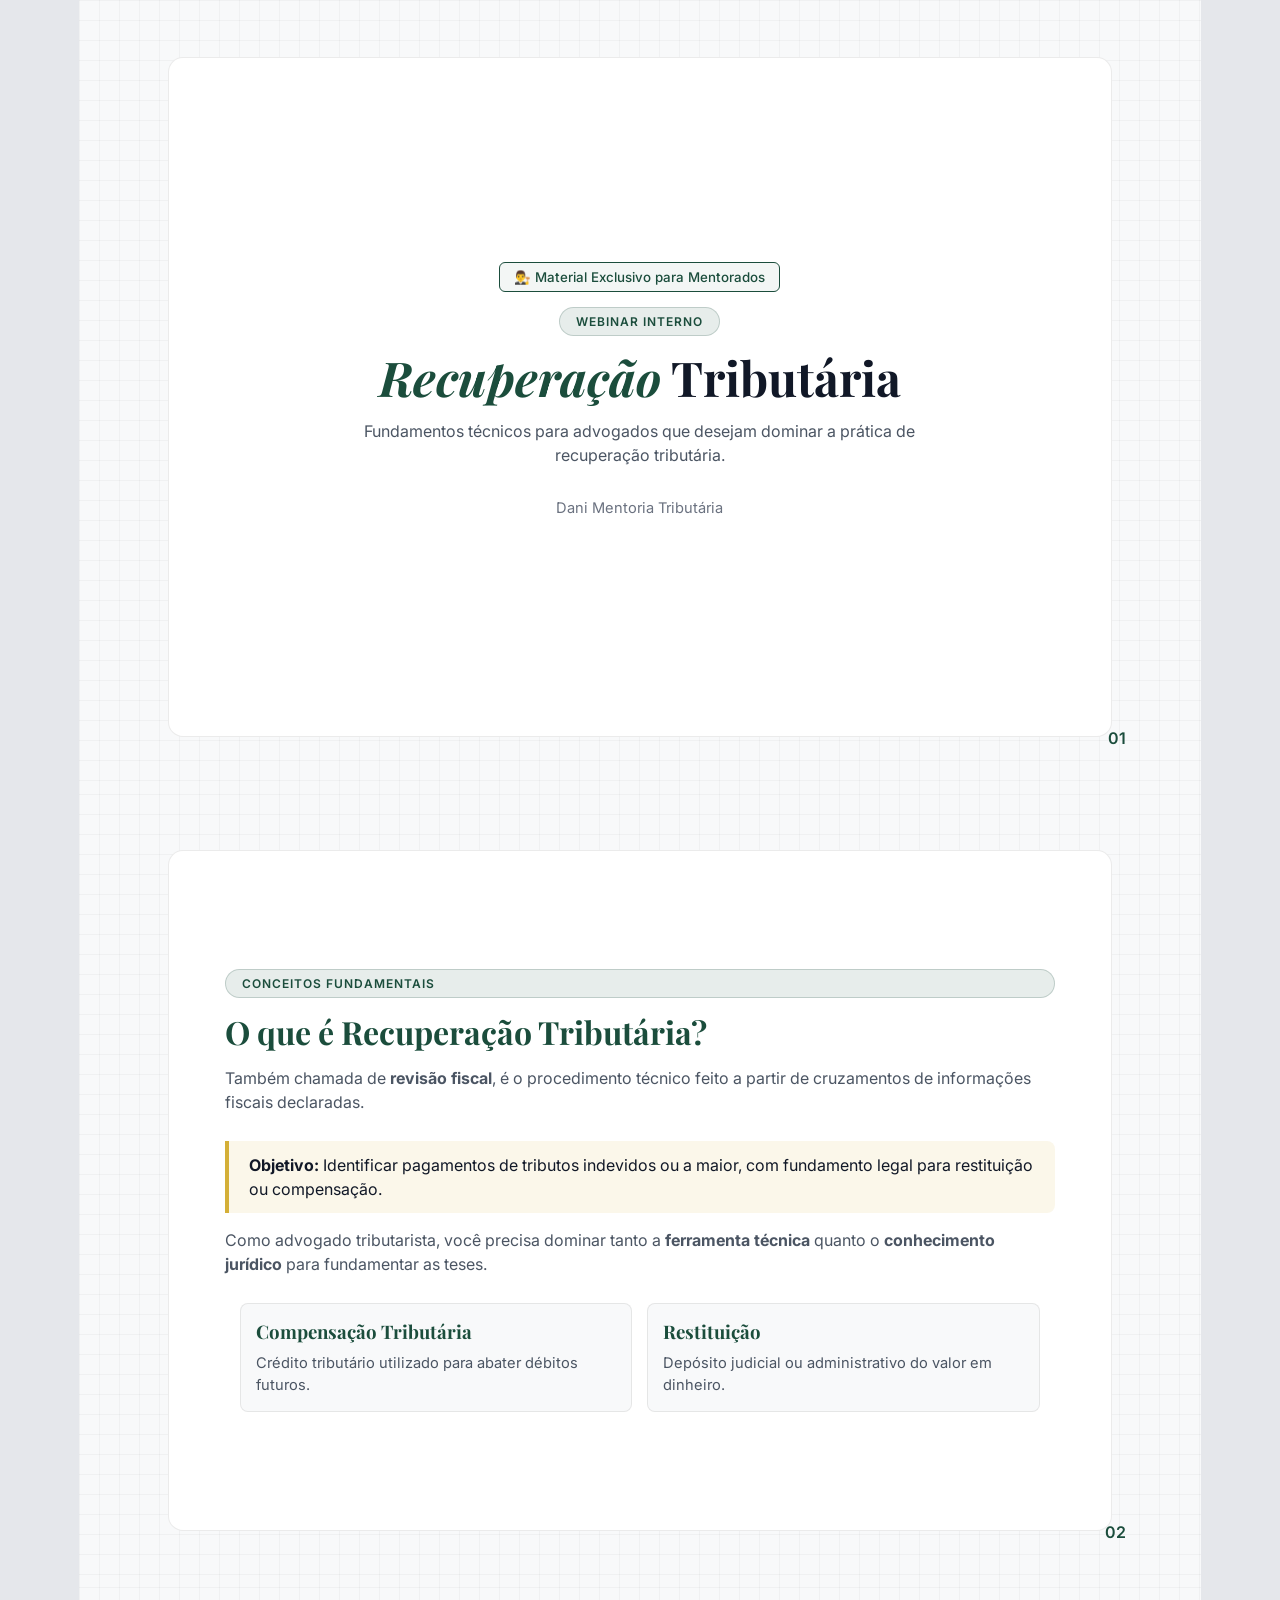
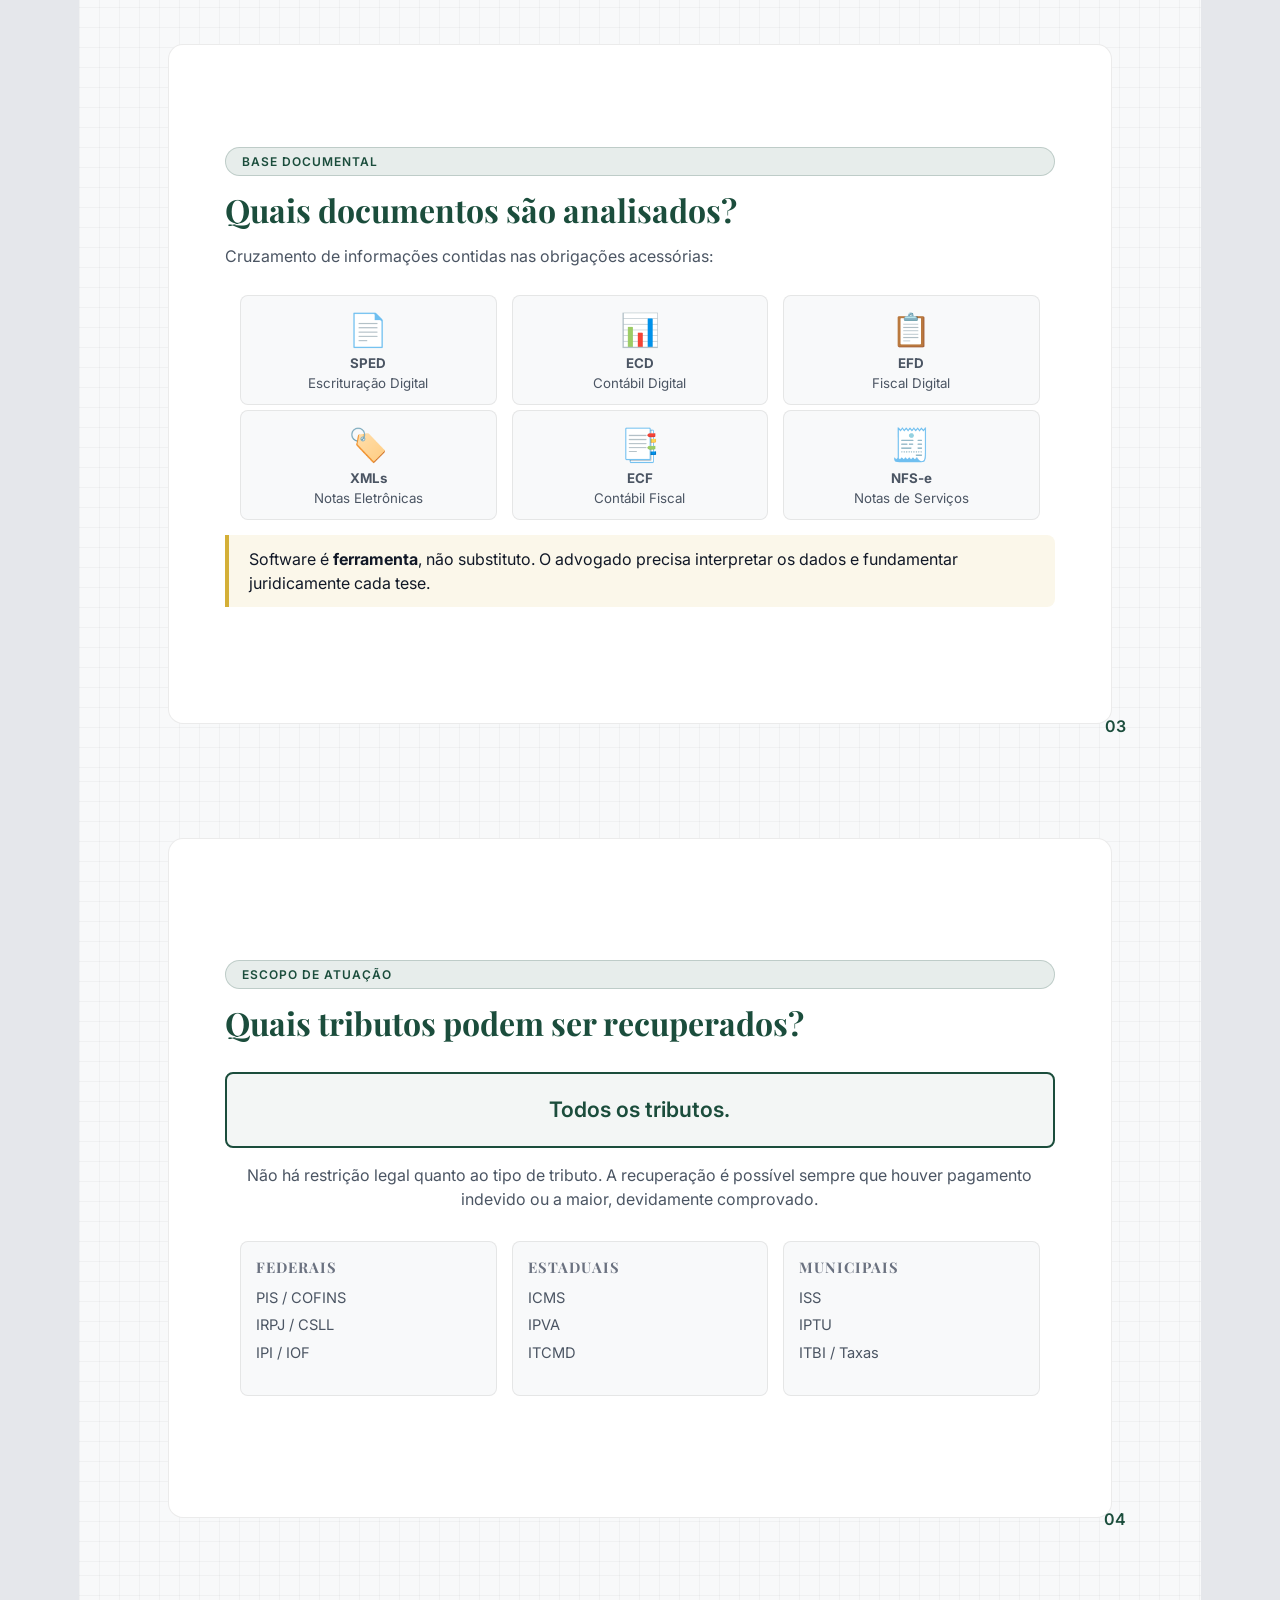
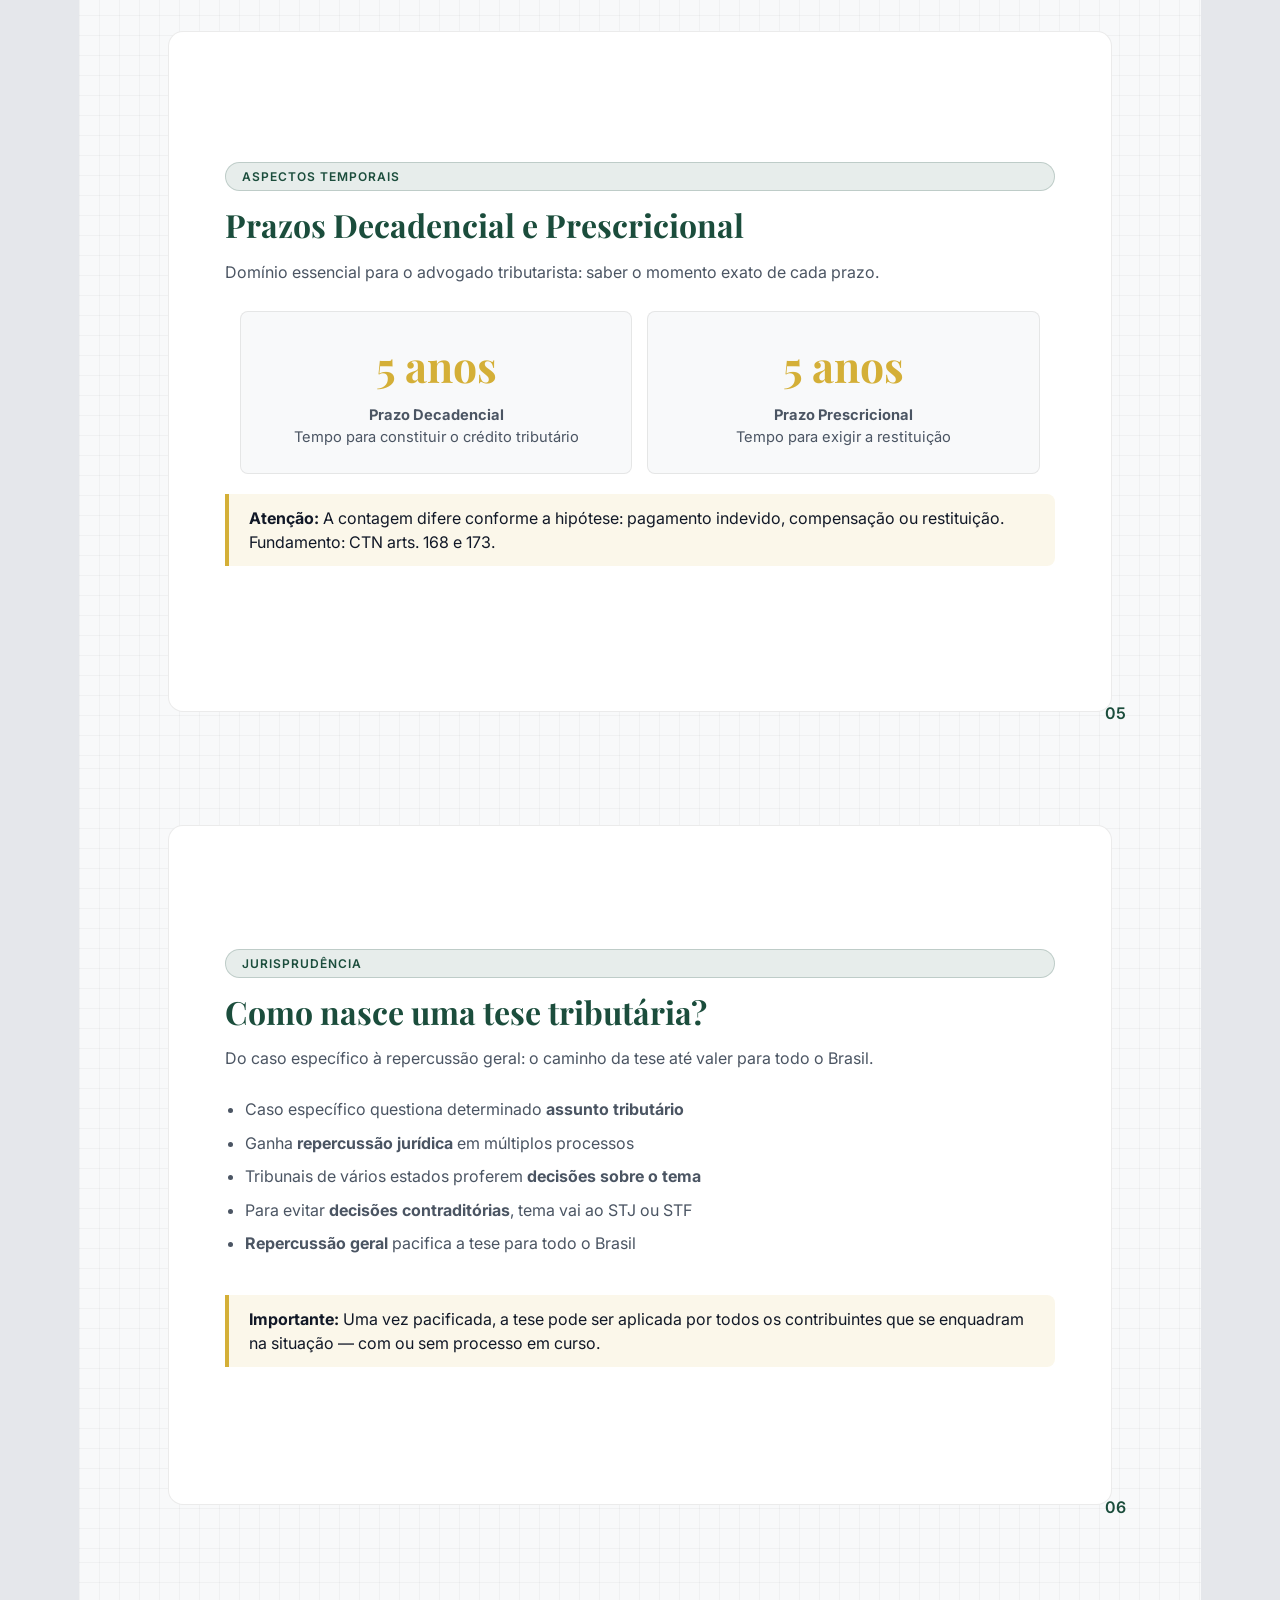
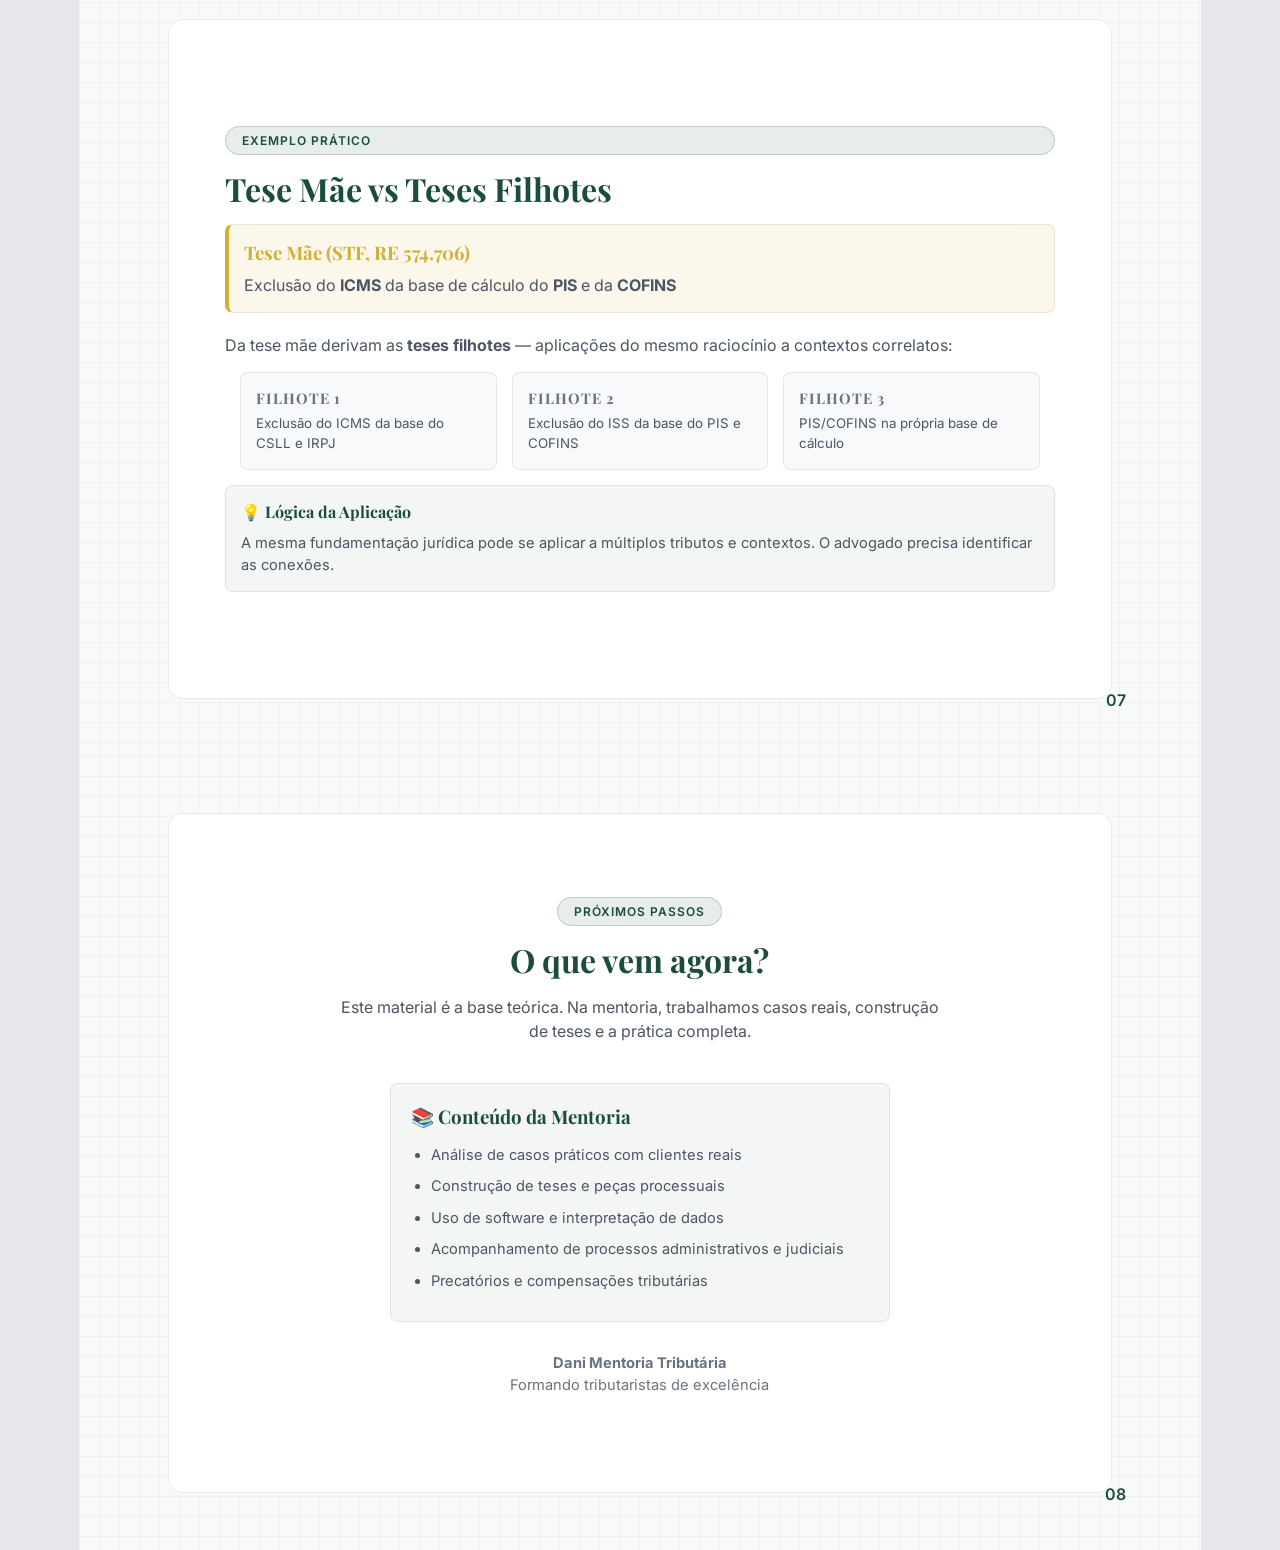
<file: clientes/dani/webinar-recuperacao-tributaria/print.html>
<!DOCTYPE html>
<html lang="pt-BR">
<head>
  <meta charset="UTF-8">
  <title>Webinar — Recuperação Tributária para Advogados | Dani Mentoria Tributária</title>
  <style>
    @import url('https://fonts.googleapis.com/css2?family=Playfair+Display:wght@400;500;600;700;800&family=Inter:wght@300;400;500;600;700&display=swap');
    
    :root {
      --bg: #f8f9fa;
      --text: #111827;
      --text-secondary: #4b5563;
      --brand: #1b4d3c;
      --accent: #d4af37;
      --border: rgba(0,0,0,0.08);
    }
    
    @page {
      size: A4 landscape;
      margin: 0;
    }
    
    * {
      margin: 0;
      padding: 0;
      box-sizing: border-box;
    }
    
    body {
      font-family: 'Inter', -apple-system, sans-serif;
      background: #e5e7eb;
      color: var(--text);
    }
    
    .page {
      width: 297mm;
      height: 210mm;
      padding: 15mm 20mm;
      position: relative;
      page-break-after: always;
      page-break-inside: avoid;
      background: var(--bg);
      overflow: hidden;
      margin: 0 auto;
      background-image: 
        linear-gradient(to right, rgba(0,0,0,0.03) 1px, transparent 1px),
        linear-gradient(to bottom, rgba(0,0,0,0.03) 1px, transparent 1px);
      background-size: 20px 20px;
    }
    
    .page-content {
      max-width: 250mm;
      margin: 0 auto;
      background: #fff;
      padding: 12mm 15mm;
      border-radius: 4mm;
      border: 1px solid var(--border);
      height: 100%;
      display: flex;
      flex-direction: column;
      justify-content: center;
    }

    .page-content-center {
      text-align: center;
      align-items: center;
    }

    h1, h2, h3, h4 {
      font-family: 'Playfair Display', serif;
    }

    .hero-title {
      font-size: 36pt;
      line-height: 1.1;
      margin-bottom: 15px;
      color: var(--text);
    }
    
    .hero-title em {
      color: var(--brand);
      font-style: italic;
    }

    .section-title {
      font-size: 24pt;
      margin-bottom: 15px;
      color: var(--brand);
      line-height: 1.2;
    }

    p {
      font-size: 12pt;
      color: var(--text-secondary);
      line-height: 1.5;
      margin-bottom: 12px;
    }

    .pill {
      padding: 6px 16px;
      border-radius: 999px;
      font-size: 9pt;
      font-weight: 600;
      background: rgba(27, 77, 60, 0.1);
      color: var(--brand);
      border: 1px solid rgba(27, 77, 60, 0.2);
      display: inline-block;
      margin-bottom: 15px;
      text-transform: uppercase;
      letter-spacing: 1px;
    }
    
    .mentor-badge {
      display: inline-block;
      background: rgba(27, 77, 60, 0.05);
      border: 1px solid var(--brand);
      padding: 6px 14px;
      border-radius: 6px;
      margin-bottom: 15px;
      font-size: 10pt;
      color: var(--brand);
      font-weight: 500;
    }

    /* Highlight Box */
    .highlight {
      background: rgba(212, 175, 55, 0.1);
      border-left: 4px solid var(--accent);
      padding: 12px 20px;
      border-radius: 0 8px 8px 0;
      margin: 15px 0;
    }

    .highlight p {
      margin-bottom: 0;
      font-size: 12pt;
      color: var(--text);
    }

    /* Grid Fallback */
    .grid-table {
      width: 100%;
      border-collapse: separate;
      border-spacing: 15px 0;
      margin-top: 15px;
    }
    
    .grid-table td {
      vertical-align: top;
    }
    
    .card {
      background: var(--bg);
      padding: 15px;
      border-radius: 8px;
      border: 1px solid var(--border);
    }
    
    .card h3 {
      font-size: 14pt;
      margin-bottom: 8px;
      color: var(--brand);
    }

    .card h4 {
      font-size: 11pt;
      color: #6b7280;
      margin-bottom: 6px;
      text-transform: uppercase;
      letter-spacing: 1px;
    }

    .card p {
      font-size: 11pt;
      margin-bottom: 0;
    }

    ul {
      font-size: 12pt;
      color: var(--text-secondary);
      line-height: 1.6;
      margin: 15px 0;
      padding-left: 20px;
    }

    li {
      margin-bottom: 8px;
    }
    
    .tributo-list {
      list-style-type: none;
      padding-left: 0;
      margin-top: 10px;
    }
    
    .tributo-list li {
      margin-bottom: 4px;
      font-size: 11pt;
    }

    /* Answer Box */
    .answer-box {
      background: rgba(27, 77, 60, 0.05);
      border: 2px solid var(--brand);
      padding: 20px;
      border-radius: 8px;
      text-align: center;
      margin: 15px 0;
    }

    .answer-box p {
      font-size: 16pt;
      font-weight: 600;
      color: var(--brand);
      margin-bottom: 0;
    }

    /* CTA Box */
    .cta-box {
      background: rgba(27, 77, 60, 0.05);
      border: 1px solid var(--border);
      padding: 20px;
      border-radius: 8px;
      margin-top: 20px;
    }

    .cta-box h3 {
      margin-bottom: 10px;
      color: var(--brand);
    }

    .page-number {
      position: absolute;
      bottom: 12mm;
      right: 20mm;
      font-size: 12pt;
      color: var(--brand);
      font-weight: 600;
    }

  </style>
</head>
<body>

  <!-- SLIDE 1: Capa -->
  <div class="page">
    <div class="page-content page-content-center">
      <div style="margin: 0 auto; text-align: center;">
        <div class="mentor-badge">👨‍⚖️ Material Exclusivo para Mentorados</div><br>
        <div class="pill">Webinar Interno</div>
        <h1 class="hero-title"><em>Recuperação</em> Tributária</h1>
        <p style="max-width: 600px; margin: 0 auto;">Fundamentos técnicos para advogados que desejam dominar a prática de recuperação tributária.</p>
        <p style="margin-top: 30px; color: #6b7280; font-size: 11pt;">Dani Mentoria Tributária</p>
      </div>
    </div>
    <div class="page-number">01</div>
  </div>

  <!-- SLIDE 2: O que é? -->
  <div class="page">
    <div class="page-content">
      <div class="pill">Conceitos Fundamentais</div>
      <h2 class="section-title">O que é Recuperação Tributária?</h2>
      
      <p>Também chamada de <strong>revisão fiscal</strong>, é o procedimento técnico feito a partir de cruzamentos de informações fiscais declaradas.</p>
      
      <div class="highlight">
        <p><strong>Objetivo:</strong> Identificar pagamentos de tributos indevidos ou a maior, com fundamento legal para restituição ou compensação.</p>
      </div>
      
      <p>Como advogado tributarista, você precisa dominar tanto a <strong>ferramenta técnica</strong> quanto o <strong>conhecimento jurídico</strong> para fundamentar as teses.</p>
      
      <table class="grid-table">
        <tr>
          <td style="width: 50%;">
            <div class="card">
              <h3>Compensação Tributária</h3>
              <p>Crédito tributário utilizado para abater débitos futuros.</p>
            </div>
          </td>
          <td style="width: 50%;">
            <div class="card">
              <h3>Restituição</h3>
              <p>Depósito judicial ou administrativo do valor em dinheiro.</p>
            </div>
          </td>
        </tr>
      </table>
    </div>
    <div class="page-number">02</div>
  </div>

  <!-- SLIDE 3: Documentos Analisados -->
  <div class="page">
    <div class="page-content">
      <div class="pill">Base Documental</div>
      <h2 class="section-title">Quais documentos são analisados?</h2>
      
      <p>Cruzamento de informações contidas nas obrigações acessórias:</p>
      
      <table class="grid-table">
        <tr>
          <td style="width: 33.3%;">
            <div class="card" style="text-align: center; padding: 10px;">
              <h3 style="font-size: 24pt; margin-bottom: 5px;">📄</h3>
              <p style="font-size: 10pt;"><strong>SPED</strong><br>Escrituração Digital</p>
            </div>
          </td>
          <td style="width: 33.3%;">
            <div class="card" style="text-align: center; padding: 10px;">
              <h3 style="font-size: 24pt; margin-bottom: 5px;">📊</h3>
              <p style="font-size: 10pt;"><strong>ECD</strong><br>Contábil Digital</p>
            </div>
          </td>
          <td style="width: 33.3%;">
            <div class="card" style="text-align: center; padding: 10px;">
              <h3 style="font-size: 24pt; margin-bottom: 5px;">📋</h3>
              <p style="font-size: 10pt;"><strong>EFD</strong><br>Fiscal Digital</p>
            </div>
          </td>
        </tr>
      </table>
      
      <table class="grid-table" style="margin-top: 5px;">
        <tr>
          <td style="width: 33.3%;">
            <div class="card" style="text-align: center; padding: 10px;">
              <h3 style="font-size: 24pt; margin-bottom: 5px;">🏷️</h3>
              <p style="font-size: 10pt;"><strong>XMLs</strong><br>Notas Eletrônicas</p>
            </div>
          </td>
          <td style="width: 33.3%;">
            <div class="card" style="text-align: center; padding: 10px;">
              <h3 style="font-size: 24pt; margin-bottom: 5px;">📑</h3>
              <p style="font-size: 10pt;"><strong>ECF</strong><br>Contábil Fiscal</p>
            </div>
          </td>
          <td style="width: 33.3%;">
            <div class="card" style="text-align: center; padding: 10px;">
              <h3 style="font-size: 24pt; margin-bottom: 5px;">🧾</h3>
              <p style="font-size: 10pt;"><strong>NFS-e</strong><br>Notas de Serviços</p>
            </div>
          </td>
        </tr>
      </table>
      
      <div class="highlight" style="margin-top: 15px;">
        <p>Software é <strong>ferramenta</strong>, não substituto. O advogado precisa interpretar os dados e fundamentar juridicamente cada tese.</p>
      </div>
    </div>
    <div class="page-number">03</div>
  </div>

  <!-- SLIDE 4: Escopo Completo -->
  <div class="page">
    <div class="page-content">
      <div class="pill">Escopo de Atuação</div>
      <h2 class="section-title">Quais tributos podem ser recuperados?</h2>
      
      <div class="answer-box">
        <p>Todos os tributos.</p>
      </div>
      
      <p style="text-align: center; margin-bottom: 15px;">Não há restrição legal quanto ao tipo de tributo. A recuperação é possível sempre que houver pagamento indevido ou a maior, devidamente comprovado.</p>
      
      <table class="grid-table">
        <tr>
          <td style="width: 33.3%;">
            <div class="card">
              <h4>Federais</h4>
              <ul class="tributo-list">
                <li>PIS / COFINS</li>
                <li>IRPJ / CSLL</li>
                <li>IPI / IOF</li>
              </ul>
            </div>
          </td>
          <td style="width: 33.3%;">
            <div class="card">
              <h4>Estaduais</h4>
              <ul class="tributo-list">
                <li>ICMS</li>
                <li>IPVA</li>
                <li>ITCMD</li>
              </ul>
            </div>
          </td>
          <td style="width: 33.3%;">
            <div class="card">
              <h4>Municipais</h4>
              <ul class="tributo-list">
                <li>ISS</li>
                <li>IPTU</li>
                <li>ITBI / Taxas</li>
              </ul>
            </div>
          </td>
        </tr>
      </table>
    </div>
    <div class="page-number">04</div>
  </div>

  <!-- SLIDE 5: Prazos -->
  <div class="page">
    <div class="page-content">
      <div class="pill">Aspectos Temporais</div>
      <h2 class="section-title">Prazos Decadencial e Prescricional</h2>
      
      <p>Domínio essencial para o advogado tributarista: saber o momento exato de cada prazo.</p>
      
      <table class="grid-table">
        <tr>
          <td style="width: 50%;">
            <div class="card" style="text-align: center; padding: 25px 15px;">
              <h3 style="font-size: 32pt; margin-bottom: 10px; color: var(--accent);">5 anos</h3>
              <p style="font-size: 11pt;"><strong>Prazo Decadencial</strong><br>Tempo para constituir o crédito tributário</p>
            </div>
          </td>
          <td style="width: 50%;">
            <div class="card" style="text-align: center; padding: 25px 15px;">
              <h3 style="font-size: 32pt; margin-bottom: 10px; color: var(--accent);">5 anos</h3>
              <p style="font-size: 11pt;"><strong>Prazo Prescricional</strong><br>Tempo para exigir a restituição</p>
            </div>
          </td>
        </tr>
      </table>
      
      <div class="highlight" style="margin-top: 20px;">
        <p><strong>Atenção:</strong> A contagem difere conforme a hipótese: pagamento indevido, compensação ou restituição. Fundamento: CTN arts. 168 e 173.</p>
      </div>
    </div>
    <div class="page-number">05</div>
  </div>

  <!-- SLIDE 6: Como Nasce uma Tese -->
  <div class="page">
    <div class="page-content">
      <div class="pill">Jurisprudência</div>
      <h2 class="section-title">Como nasce uma tese tributária?</h2>
      
      <p>Do caso específico à repercussão geral: o caminho da tese até valer para todo o Brasil.</p>
      
      <ul>
        <li>Caso específico questiona determinado <strong>assunto tributário</strong></li>
        <li>Ganha <strong>repercussão jurídica</strong> em múltiplos processos</li>
        <li>Tribunais de vários estados proferem <strong>decisões sobre o tema</strong></li>
        <li>Para evitar <strong>decisões contraditórias</strong>, tema vai ao STJ ou STF</li>
        <li><strong>Repercussão geral</strong> pacifica a tese para todo o Brasil</li>
      </ul>
      
      <div class="highlight" style="margin-top: 15px;">
        <p><strong>Importante:</strong> Uma vez pacificada, a tese pode ser aplicada por todos os contribuintes que se enquadram na situação — com ou sem processo em curso.</p>
      </div>
    </div>
    <div class="page-number">06</div>
  </div>

  <!-- SLIDE 7: Tese Mãe -->
  <div class="page">
    <div class="page-content">
      <div class="pill">Exemplo Prático</div>
      <h2 class="section-title">Tese Mãe vs Teses Filhotes</h2>
      
      <div class="card" style="background: rgba(212, 175, 55, 0.1); border-left: 4px solid var(--accent); margin-bottom: 20px;">
        <h3 style="color: var(--accent);">Tese Mãe (STF, RE 574.706)</h3>
        <p style="font-size: 12pt; margin-bottom: 0;">Exclusão do <strong>ICMS</strong> da base de cálculo do <strong>PIS</strong> e da <strong>COFINS</strong></p>
      </div>
      
      <p style="margin-bottom: 10px;">Da tese mãe derivam as <strong>teses filhotes</strong> — aplicações do mesmo raciocínio a contextos correlatos:</p>
      
      <table class="grid-table" style="margin-top: 5px;">
        <tr>
          <td style="width: 33.3%;">
            <div class="card">
              <h4>Filhote 1</h4>
              <p style="font-size: 10pt;">Exclusão do ICMS da base do CSLL e IRPJ</p>
            </div>
          </td>
          <td style="width: 33.3%;">
            <div class="card">
              <h4>Filhote 2</h4>
              <p style="font-size: 10pt;">Exclusão do ISS da base do PIS e COFINS</p>
            </div>
          </td>
          <td style="width: 33.3%;">
            <div class="card">
              <h4>Filhote 3</h4>
              <p style="font-size: 10pt;">PIS/COFINS na própria base de cálculo</p>
            </div>
          </td>
        </tr>
      </table>
      
      <div class="cta-box" style="margin-top: 15px; padding: 15px;">
        <h3 style="font-size: 12pt;">💡 Lógica da Aplicação</h3>
        <p style="margin-bottom: 0; font-size: 11pt;">A mesma fundamentação jurídica pode se aplicar a múltiplos tributos e contextos. O advogado precisa identificar as conexões.</p>
      </div>
    </div>
    <div class="page-number">07</div>
  </div>

  <!-- SLIDE 8: Próximos Passos -->
  <div class="page">
    <div class="page-content page-content-center">
      <div style="margin: 0 auto; text-align: center; width: 100%;">
        <div class="pill">Próximos Passos</div>
        <h2 class="section-title">O que vem agora?</h2>
        
        <p style="max-width: 600px; margin: 0 auto 20px;">Este material é a base teórica. Na mentoria, trabalhamos casos reais, construção de teses e a prática completa.</p>
        
        <div class="cta-box" style="text-align: left; display: inline-block; width: 100%; max-width: 500px;">
          <h3>📚 Conteúdo da Mentoria</h3>
          <ul style="margin-bottom: 0; font-size: 11pt;">
            <li>Análise de casos práticos com clientes reais</li>
            <li>Construção de teses e peças processuais</li>
            <li>Uso de software e interpretação de dados</li>
            <li>Acompanhamento de processos administrativos e judiciais</li>
            <li>Precatórios e compensações tributárias</li>
          </ul>
        </div>
        
        <p style="margin-top: 30px; color: #6b7280; font-size: 11pt;">
          <strong>Dani Mentoria Tributária</strong><br>
          Formando tributaristas de excelência
        </p>
      </div>
    </div>
    <div class="page-number">08</div>
  </div>

</body>
</html>
</file>
<file: clientes/dani/apresentacao-tributos/print.css>
/* WeasyPrint - CSS para PDF (compatível) */

@page {
  size: A4 landscape;
  margin: 10mm;
}

@media print {
  body {
    background: white !important;
    background-image: none !important;
  }
  
  .slider {
    display: block !important;
    overflow: visible !important;
  }
  
  .slide {
    display: block !important;
    page-break-after: always;
    break-after: page;
    width: 100% !important;
    height: auto !important;
    min-height: 180mm !important;
    padding: 10mm !important;
    box-sizing: border-box !important;
  }
  
  .slide:last-child {
    page-break-after: auto;
  }
  
  .slide-content {
    max-width: 250mm !important;
    margin: 0 auto !important;
    page-break-inside: avoid;
    break-inside: avoid;
  }
  
  /* Remove animações */
  * {
    animation: none !important;
    transition: none !important;
  }
}
</file>
<file: clientes/dani/print-landscape.css>
<style>
@media print {
  @page {
    size: A4 landscape;
    margin: 0 !important;
  }
  body {
    -webkit-print-color-adjust: exact !important;
    print-color-adjust: exact !important;
    margin: 0 !important;
    background: #f8f9fa !important;
  }
  .slider {
    overflow: visible !important;
    height: auto !important;
    scroll-snap-type: none !important;
  }
  .slide {
    page-break-after: always !important;
    page-break-inside: avoid !important;
    break-after: page !important;
    break-inside: avoid !important;
    height: 100vh !important;
    width: 100vw !important;
    max-height: 100vh !important;
    margin: 0 !important;
    padding: 40px !important;
    box-sizing: border-box !important;
    display: flex !important;
    flex-direction: column !important;
    justify-content: center !important;
    align-items: center !important;
    position: relative !important;
    overflow: hidden !important;
  }
  .slide:last-child {
    page-break-after: auto !important;
  }
  .slide-content {
    page-break-inside: avoid !important;
    break-inside: avoid !important;
    transform: scale(0.95);
  }
  * {
    animation: none !important;
    transition: none !important;
  }
}
</style>
</file>
<file: clientes/dani/webinar-recuperacao-tributaria/print.css>
/* WeasyPrint - CSS para PDF (compatível) */

@page {
  size: A4 landscape;
  margin: 10mm;
}

@media print {
  body {
    background: white !important;
    background-image: none !important;
  }
  
  .slider {
    display: block !important;
    overflow: visible !important;
  }
  
  .slide {
    display: block !important;
    page-break-after: always;
    break-after: page;
    width: 100% !important;
    height: auto !important;
    min-height: 180mm !important;
    padding: 10mm !important;
    box-sizing: border-box !important;
  }
  
  .slide:last-child {
    page-break-after: auto;
  }
  
  .slide-content {
    max-width: 250mm !important;
    margin: 0 auto !important;
    page-break-inside: avoid;
    break-inside: avoid;
  }
  
  /* Remove animações */
  * {
    animation: none !important;
    transition: none !important;
  }
}
</file>
